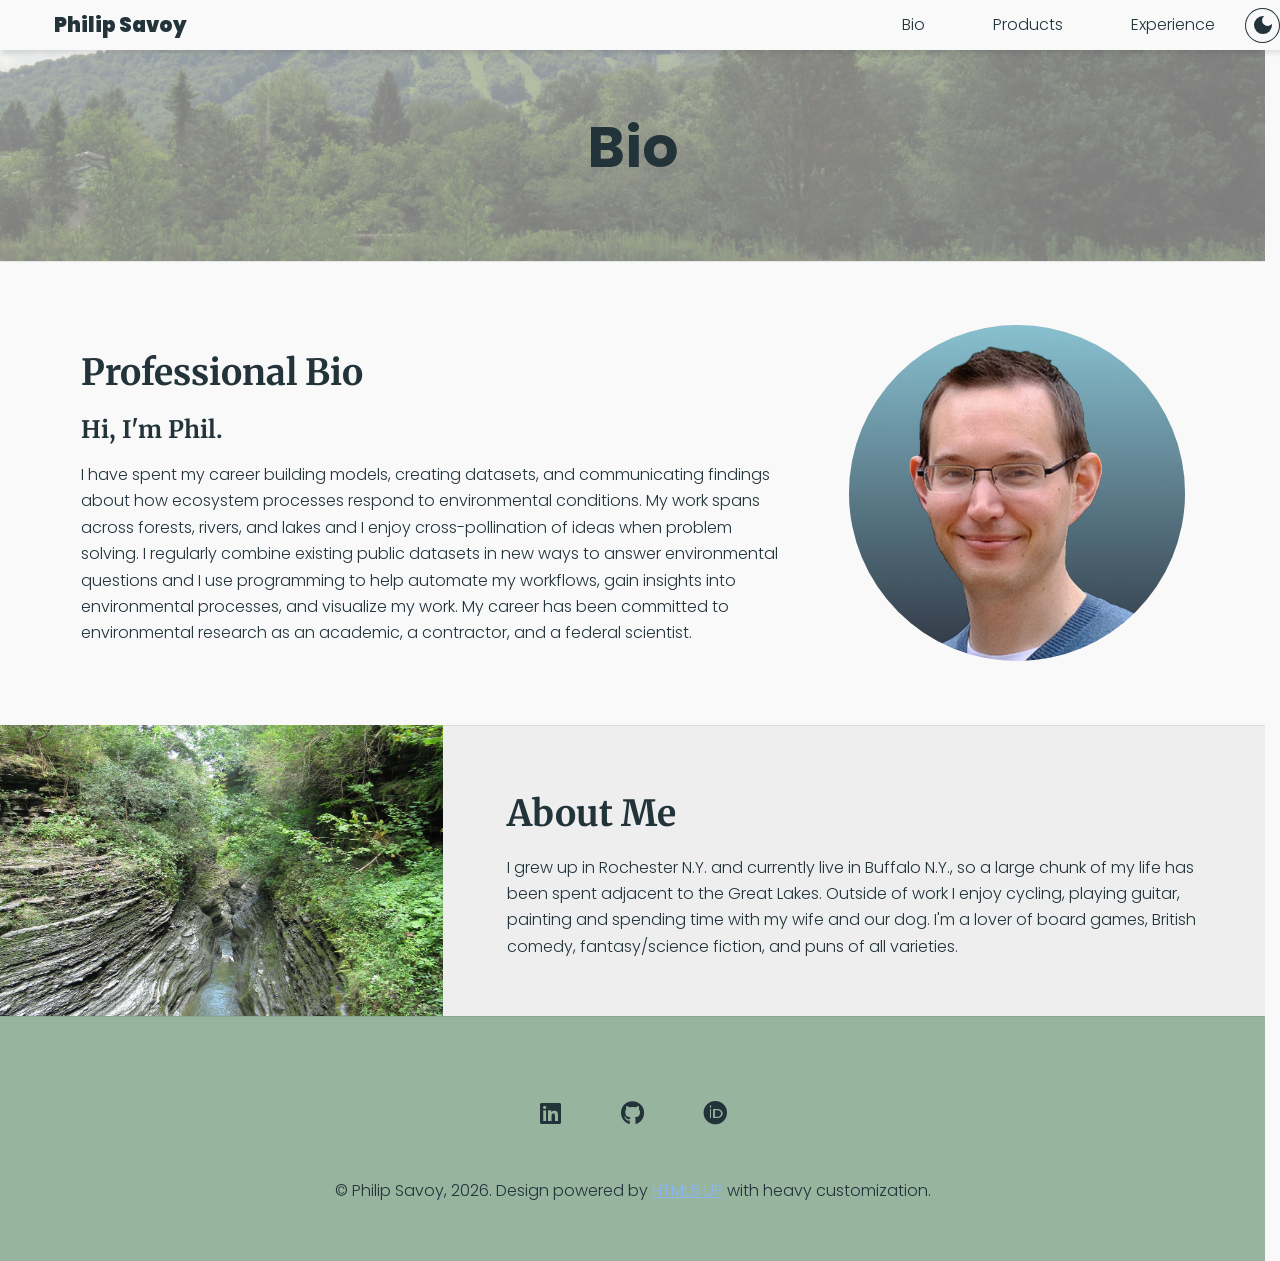
<file: bio.html>
<!DOCTYPE HTML>
<!--
	Story by HTML5 UP
	html5up.net | @ajlkn
	Free for personal and commercial use under the CCA 3.0 license (html5up.net/license)
-->
<html>
	<head>
		<title>Philip Savoy</title>
		<meta charset="utf-8" />
		<meta name="viewport" content="width=device-width, initial-scale=1, user-scalable=no" />
		<link rel="stylesheet" href="assets/css/main.css" />
		<noscript><link rel="stylesheet" href="assets/css/noscript.css" /></noscript>
		
		<!-- JS for theme switch -->
		<script type="text/javascript" src="assets/js/darkmode.js" defer></script>
	</head>

	<!-- BODY -->
	<body>
		<!-- =======================  NAVBAR ======================= -->
			<nav>
				<!-- Mobile sidebar menu -->
				<ul class="sidebar">
					<li onclick=hideSidebar()><a href="#"><svg xmlns="http://www.w3.org/2000/svg" height="26" viewBox="0 96 960 960"
								width="26">
								<path d="m249 849-42-42 231-231-231-231 42-42 231 231 231-231 42 42-231 231 231 231-42 42-231-231-231 231Z" />
							</svg></a></li>
					<li><a href="bio.html">Bio</a></li>
					<li><a href="products.html">Products</a></li>
					<li><a href="experience.html">Experience</a></li>
				</ul>
			
				<!-- Desktop menu -->
				<ul>
					<li><a href="index.html">Philip Savoy</a></li>
					<li class="hideOnMobile"><a href="bio.html">Bio</a></li>
					<li class="hideOnMobile"><a href="products.html">Products</a></li>
					<li class="hideOnMobile"><a href="experience.html">Experience</a></li>
					<li class="menu-button" onclick=showSidebar()><a href="#"><svg xmlns="http://www.w3.org/2000/svg" height="26"
								viewBox="0 96 960 960" width="26">
								<path d="M120 816v-60h720v60H120Zm0-210v-60h720v60H120Zm0-210v-60h720v60H120Z" />
							</svg></a></li>
					<button id="theme-switch">
						<svg xmlns="http://www.w3.org/2000/svg" height="24px" viewBox="0 -960 960 960" width="24px" fill="#e3e3e3">
							<path
								d="M480-120q-150 0-255-105T120-480q0-150 105-255t255-105q14 0 27.5 1t26.5 3q-41 29-65.5 75.5T444-660q0 90 63 153t153 63q55 0 101-24.5t75-65.5q2 13 3 26.5t1 27.5q0 150-105 255T480-120Z" />
						</svg>
						<svg xmlns="http://www.w3.org/2000/svg" height="24px" viewBox="0 -960 960 960" width="24px" fill="#e3e3e3">
							<path
								d="M338.5-338.5Q280-397 280-480t58.5-141.5Q397-680 480-680t141.5 58.5Q680-563 680-480t-58.5 141.5Q563-280 480-280t-141.5-58.5ZM200-440H40v-80h160v80Zm720 0H760v-80h160v80ZM440-760v-160h80v160h-80Zm0 720v-160h80v160h-80ZM256-650l-101-97 57-59 96 100-52 56Zm492 496-97-101 53-55 101 97-57 59Zm-98-550 97-101 59 57-100 96-56-52ZM154-212l101-97 55 53-97 101-59-57Z" />
						</svg>
					</button>
				</ul>
			</nav>


		<!-- =======================  MAIN PAGE WRAPPER ======================= -->
			<div id="wrapper" class="divided">
				<!-- Page banner -->
					<section class="banner style5 content-align-center image-position-right onload-image-fade-in onload-content-fade-right">
						<div class="content">
							<h1>Bio</h1>
						</div>
						<div class="image">
							<img src="images/page-banners/bio-banner.jpg" alt="" />
						</div>
					</section>

				<!-- =======================  PROFESSIONAL BIO ======================= -->
					<section class="spotlight style2 orient-left content-align-left image-position-left onscroll-image-fade-in">
						<div class="content">
							<h2>Professional Bio</h2>
							<h3>Hi, I'm Phil.</h3>
							<p>
								I have spent my career building models, creating datasets, and communicating findings about how ecosystem
								processes respond to environmental conditions. My work spans across forests, rivers, and lakes and I enjoy
								cross-pollination of ideas when problem solving. I regularly combine existing public datasets in new ways to answer
								environmental questions and I use programming to help automate my workflows, gain insights into environmental processes,
								and visualize my work. My career has been committed to environmental research as an academic, a contractor, and a
								federal scientist.
							</p>
						</div>
						<div class="image">
							<img src="images/headshot.jpg" alt="" />
						</div>
					</section>
				
				<!-- =======================  ABOUT ME ======================= -->
					<section class="spotlight style1 color1 orient-right content-align-left image-position-center onscroll-image-fade-in">
						<div class="content">
							<h2>About Me</h2>
							<p>
								I grew up in Rochester N.Y. and currently live in Buffalo N.Y., so a large chunk of my life has 
								been spent adjacent to the Great Lakes. Outside of work I enjoy cycling, playing guitar, painting 
								and spending time with my wife and our dog. I'm a lover of board games, British comedy, fantasy/science 
								fiction, and puns of all varieties.
						</div>
						<div class="image">
							<img src="images/spotlight-images/watkins-glen.jpg" alt="" />
						</div>
					</section>

				<!-- =======================  FOOTER ======================= -->
					<footer class="wrapper style1 color3 align-center">
						<div class="inner">
							<ul class="icons">
								<li><a href="https://www.linkedin.com/in/philip-savoy/" class="icon brands style2 fa-linkedin"><span
											class="label">LinkedIn</span></a></li>
								<li><a href="https://github.com/psavoy" class="icon brands style2 fa-github"><span class="label">Github</span></a>
								</li>
								<li><a href="https://orcid.org/0000-0002-6075-837X" class="icon brands style2 fa-orcid"><span
											class="label">ORCiD</span></a></li>
							</ul>
							<p>&copy; Philip Savoy, 2026. Design powered by <a href="https://html5up.net">HTML5 UP</a> with heavy customization.
							</p>
						</div>
					</footer>
		
			</div>

		<!-- Scripts -->
			<script src="assets/js/jquery.min.js"></script>
			<script src="assets/js/jquery.scrollex.min.js"></script>
			<script src="assets/js/jquery.scrolly.min.js"></script>
			<script src="assets/js/browser.min.js"></script>
			<script src="assets/js/breakpoints.min.js"></script>
			<script src="assets/js/util.js"></script>
			<script src="assets/js/main.js"></script>
			
			<script>
				function showSidebar() {
					const sidebar = document.querySelector('.sidebar')
					sidebar.style.display = 'flex'
				}
				function hideSidebar() {
					const sidebar = document.querySelector('.sidebar')
					sidebar.style.display = 'none'
				}
			</script>

	</body>
</html>
</file>
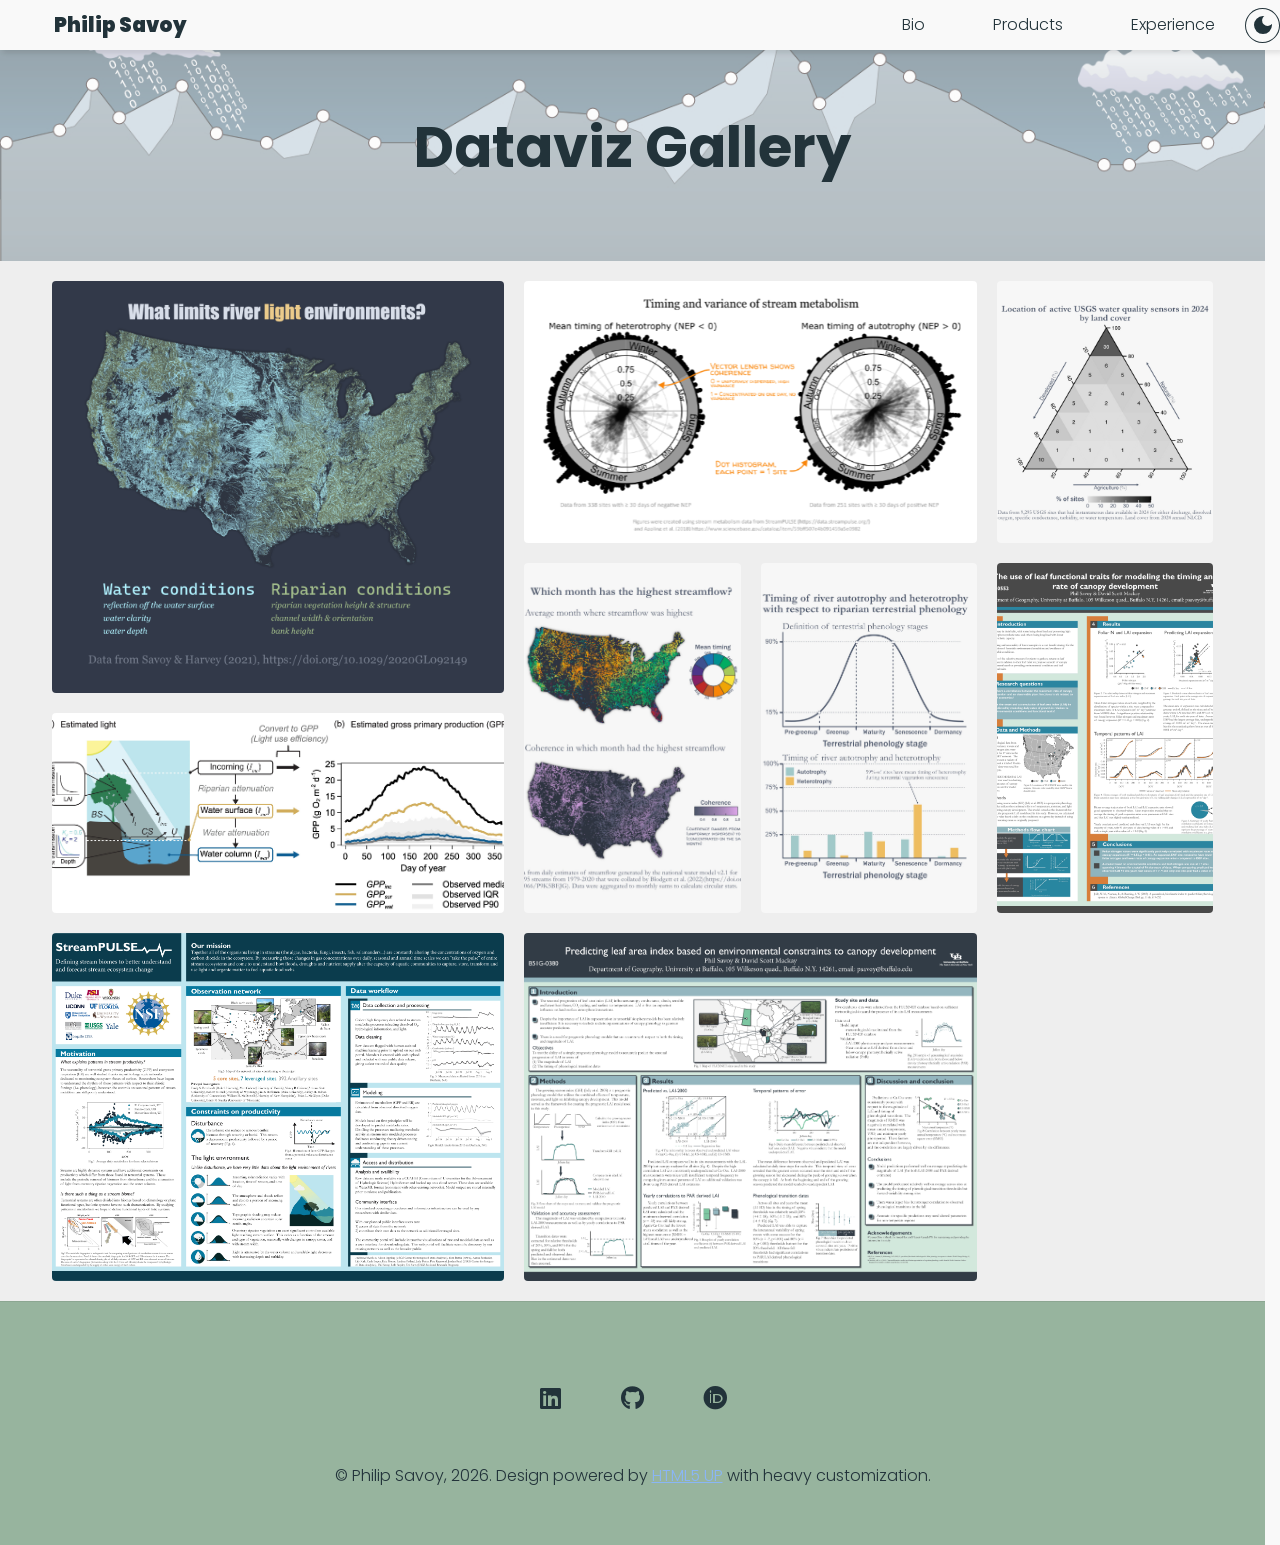
<file: dataviz-gallery.html>
<!DOCTYPE HTML>
<!--
	Story by HTML5 UP
	html5up.net | @ajlkn
	Free for personal and commercial use under the CCA 3.0 license (html5up.net/license)
-->
<html>
	<head>
		<title>Philip Savoy</title>
		<meta charset="utf-8" />
		<meta name="viewport" content="width=device-width, initial-scale=1, user-scalable=no" />
		<link rel="stylesheet" href="assets/css/main.css" />
		<noscript><link rel="stylesheet" href="assets/css/noscript.css" /></noscript>
		
		<!-- JS for theme switch -->
		<script type="text/javascript" src="assets/js/darkmode.js" defer></script>
	</head>

	<!-- BODY -->
	<body>
		<!-- =======================  NAVBAR ======================= -->
			<nav>
				<!-- Mobile sidebar menu -->
					<ul class="sidebar">
						<li onclick=hideSidebar()><a href="#"><svg xmlns="http://www.w3.org/2000/svg" height="26" viewBox="0 96 960 960"
									width="26">
									<path d="m249 849-42-42 231-231-231-231 42-42 231 231 231-231 42 42-231 231 231 231-42 42-231-231-231 231Z" />
								</svg></a></li>
						<li><a href="bio.html">Bio</a></li>
						<li><a href="products.html">Products</a></li>
						<li><a href="experience.html">Experience</a></li>
					</ul>
			
				<!-- Desktop menu -->
					<ul>
						<li><a href="index.html">Philip Savoy</a></li>
						<li class="hideOnMobile"><a href="bio.html">Bio</a></li>
						<li class="hideOnMobile"><a href="products.html">Products</a></li>
						<li class="hideOnMobile"><a href="experience.html">Experience</a></li>
						<li class="menu-button" onclick=showSidebar()><a href="#"><svg xmlns="http://www.w3.org/2000/svg" height="26"
									viewBox="0 96 960 960" width="26">
									<path d="M120 816v-60h720v60H120Zm0-210v-60h720v60H120Zm0-210v-60h720v60H120Z" />
								</svg></a></li>
						<button id="theme-switch">
							<svg xmlns="http://www.w3.org/2000/svg" height="24px" viewBox="0 -960 960 960" width="24px" fill="#e3e3e3">
								<path
									d="M480-120q-150 0-255-105T120-480q0-150 105-255t255-105q14 0 27.5 1t26.5 3q-41 29-65.5 75.5T444-660q0 90 63 153t153 63q55 0 101-24.5t75-65.5q2 13 3 26.5t1 27.5q0 150-105 255T480-120Z" />
							</svg>
							<svg xmlns="http://www.w3.org/2000/svg" height="24px" viewBox="0 -960 960 960" width="24px" fill="#e3e3e3">
								<path
									d="M338.5-338.5Q280-397 280-480t58.5-141.5Q397-680 480-680t141.5 58.5Q680-563 680-480t-58.5 141.5Q563-280 480-280t-141.5-58.5ZM200-440H40v-80h160v80Zm720 0H760v-80h160v80ZM440-760v-160h80v160h-80Zm0 720v-160h80v160h-80ZM256-650l-101-97 57-59 96 100-52 56Zm492 496-97-101 53-55 101 97-57 59Zm-98-550 97-101 59 57-100 96-56-52ZM154-212l101-97 55 53-97 101-59-57Z" />
							</svg>
						</button>
					</ul>
			</nav>

		<!-- =======================  MAIN PAGE WRAPPER ======================= -->
			<div id="wrapper" class="divided">
				<!-- Page banner -->
					<section class="banner style5 content-align-center image-position-right onload-image-fade-in onload-content-fade-right">
						<div class="content">
							<h1>Dataviz Gallery</h1>
						</div>
						<div class="image">
							<img src="images/page-banners/dataviz-banner.jpg" alt="" />
						</div>
					</section>

				<!-- ======================= DATAVIZ GALLERY SECTION ======================= -->
					<section class="wrapper style1 align-center">
						<div class="dataviz-gallery-wrapper">
							<div class="dataviz-gallery-container">
							
				
								<div class="dataviz-gallery">
									<!-- Light limitation map -->
										<div class="dataviz-image w2-h2" data-name="light-limitation">
											<img src="images/dataviz/light-limitation-map-gallery.png">
											<div class="dataviz-caption">
												<h3>River Light Limitation</h3>
												<p>Estimates of whether riparian or water conditions most limit river light environments for over 2 million river reaches</p>
												<span class="dataviz-more">Learn more</span>
											</div>
										</div>
						
									<!-- Metabolism circular stats -->
										<div class="dataviz-image w2-h1" data-name="metabolism-circular">
											<img src="images/dataviz/metabolism-circular-gallery.png" alt="Lorem ipsum dolor sit amet">
											<div class="dataviz-caption">
												<h3>Timing and Variance of Stream Metabolism</h3>
												<p>The timing of river autotrophy and heterotrophy across a few hundred rivers.</p>
												<div class="dataviz-more">Learn more</div>
											</div>
										</div>

									<!-- USGS monitoring ternary plot -->
										<div class="dataviz-image w1-h1" data-name="usgs-ternary">
											<img src="images/dataviz/monitoring-ternary-gallery.jpg">
											<div class="dataviz-caption">
												<h3>Water Quality Sensor Placement</h3>
												<p>Placement of USGS water quality sensors in relation to land cover.</p>
												<span class="dataviz-more">Learn more</span>
											</div>
										</div>

									<!-- NWM timing -->
										<div class="dataviz-image w1-h2" data-name="nwm-timing">
											<img src="images/dataviz/nwm-timing-gallery.jpg">
											<div class="dataviz-caption">
												<h3>Average Month with Highest Streamflow</h3>
												<p>The average month where streamflow was highest for 18,495 streams and rivers.</p>
												<span class="dataviz-more">Learn more</span>
											</div>
										</div>

									<!-- Terrestrial phenology and stream metabolism -->
										<div class="dataviz-image w1-h2" data-name="phenology-metabolism">
											<img src="images/dataviz/phenology-metabolism-gallery.jpg">
											<div class="dataviz-caption">
												<h3>Terrestrial Phenology and River Metabolism</h3>
												<p>The timing of river autotrophy and heterotrophy in relation to terrestrial vegetation phenology.</p>
												<span class="dataviz-more">Learn more</span>
											</div>
										</div>

									<!-- Savoy GRL -->
										<div class="dataviz-image w2-h1" data-name="savoy-grl">
											<img src="images/dataviz/Savoy-GRL.jpg">
											<div class="dataviz-caption">
												<h3>Modeling Light Limitations to River Productivity</h3>
												<p>Predicting how riparian zones and water column processes limited productivity</p>
												<span class="dataviz-more">Learn more</span>
											</div>
										</div>

									<!-- NSF Macrosystems poster -->
										<div class="dataviz-image w2-h1" data-name="nsf-macrosystems">
											<img src="images/posters/nsf_macrosystems.jpg">
											<div class="dataviz-caption">
												<h3>StreamPULSE NSF Macrosystems Poster</h3>
												<p>Overview of the motivation and core components of the StreamPULSE project to better understand patterns and drivers of stream metabolism.</p>
												<span class="dataviz-more">Learn more</span>
											</div>
										</div>

									<!-- AGU 2015 poster-->
										<div class="dataviz-image w1-h2" data-name="agu-2015">
											<img src="images/posters/AGU-2015.jpg">
											<div class="dataviz-caption">
												<h3>AGU 2015 Poster</h3>
												<p>Predicting rates of forest canopy expansion using leaf functional traits.</p>
												<span class="dataviz-more">Learn more</span>
											</div>
										</div>

									<!-- AGU 2013 poster-->
										<div class="dataviz-image w2-h1" data-name="agu-2013">
											<img src="images/posters/AGU-2013.jpg">
											<div class="dataviz-caption">
												<h3>AGU 2013 Poster</h3>
												<p>A simple semi-mechanistic model to predict forest phenology using meteorological data.</p>
												<span class="dataviz-more">Learn more</span>
											</div>
										</div>

								</div>
							</div>
						</div>
					</section>

				<!-- ======================= MODAL SECTION ======================= -->
					<div class="dataviz-modal">
						<!-- Light limitation map -->
							<div class="modal-content" data-target="light-limitation">
								<i class="fas fa-times"></i>
								<h3>River Light Limitation</h3>
								<img src="images/dataviz/light_limitation_map.png" alt="">
								<h5>Description</h5>
								<hr></hr>
								<p>
									The conversion of solar energy to chemical energy by primary producers is a fundamental piece of carbon cycling and
									energy flow within ecosystems, but river autotrophs often only receive a small fraction of incoming sunlight. Lighting
									conditions within rivers are influenced by many factors including the size and shape of the river itself, surrounding
									riparian zones, and changing water conditions.
								</p>
								
								<p>
									I designed a model predict light available for river primary producers and used the model to infer
									whether productivity was most limited by riparian zones or water column processes for over 2 million reaches in the
									US. We found that water column processes most limited productivity for 50% of the nation’s river length and 80% of its
									surface area.
								</p>
								
								<p>
									If you are interested in learning more about this model or our results, you can find our paper
									<a href="https://doi.org/10.1029/2020GL092149">here</a>.
								</p>
							</div>
					
						<!-- Metabolism circular stats -->
							<div class="modal-content" data-target="metabolism-circular">
								<i class="fas fa-times"></i>
								<h3>Timing and Variance of Stream Metabolism</h3>
								<img src="images/dataviz/metabolism-circular-gallery.png" alt="">
								<h5>Description</h5>
								<hr></hr>
								<p>
									River ecosystem metabolism is useful for understanding energetics and carbon cycling in flowing waters. 
									Net ecosystem production (NEP) provides information on whether a river is autotrophic (NEP > 0) or heterotrophic (NEP < 0) 
									and carbon dynamics within the ecosystem. Are there any consistent patterns in the timing of autotrophy or heterotrophy?
								</p>

								<p>
									I used circular statistics to calculate the mean timing of days with positive or negative NEP for a few hundred rivers. 
                  Additionally, the coherence (or dispersion) was also calculated to see if the timing of these events was concentrated in
                   a specific time of year for each site.
								</p>
								
                <p>
                  A total of 44% of sites had a mean timing of autotrophy in summer and another 38% in spring. By contrast, 40% of sites 
                  had a mean timing of heterotrophy in summer and 37% in autumn. While summer has high percentages of both autotrophy and 
                  heterotrophy, it appears that positive NEP is more likely to happen in the spring and negative NEP in the autumn. 
                  This is a simple conclusion in agreement with conceptual understanding of biogeochemical cycling, but useful to see it 
                  so clearly highlighted in the data.
                </p>
							</div>

						<!-- USGS monitoring ternary plot -->
							<div class="modal-content" data-target="usgs-ternary">
								<i class="fas fa-times"></i>
								<h3>Water Quality Sensor Placement</h3>
								<img src="images/dataviz/monitoring-ternary.jpg" alt="">
								<h5>Description</h5>
								<hr></hr>
                <p>
                  I looked at all active CONUS NWIS sites in 2024 that were recording common water quality measures
                  (discharge, dissolved oxygen, specific conductance, turbidity, water temperature) to see what the
                  surrounding land cover was. 46% of sites were situated in areas where natural land cover was the 
                  dominant (>=60 %) class. By contrast, only 9% of sites were located where agriculture was the dominant class.
                </p>

                <p>
                  If you are interested in a deep dive into global bias of stream gauge locations, check out 
                  <a href="https://www.nature.com/articles/s41893-022-00873-0">Krabbenhoft et al. (2022)</a>
                  for an excellent analysis.
                </p>
							</div>
					
            <!-- NWM timing -->
              <div class="modal-content" data-target="nwm-timing">
                <i class="fas fa-times"></i>
								<h3>Average Month with Highest Streamflow</h3>
                <img src="images/dataviz/nwm-timing.jpg" alt="">
								<h5>Description</h5>
								<hr></hr>
                <p>
                  Which month has the highest streamflow? I used retrospective estimates of streamflow 
                  from the national water model for 18,495 U.S. streams spanning 1979-2020 to visualize 
                  this question. Since modeled streamflow was used, I calculated all circular statistics 
                  based on total monthly streamflow instead of using daily estimates.
                </p>

                <p>
                  If you are interested in this kind of analysis using observed data, I would highly
                  suggest reading <a href="https://www.sciencedirect.com/science/article/abs/pii/S0309170815002687?via%3Dihub">Villarini (2016)</a>.
                </p>
              </div>

            <!-- Terrestrial phenology and stream metabolism -->
              <div class="modal-content" data-target="phenology-metabolism">
                <i class="fas fa-times"></i>
								<h3>Terrestrial Phenology and River Metabolism</h3>
                <img src="images/dataviz/phenology-metabolism.jpg" alt="">
								<h5>Description</h5>
								<hr></hr>
                <p>
                  I used MODIS vegetation dynamics data to get stages of terrestrial phenological development 
                  at each site (e.g. greenup or senescence) and determined which stage of development autotrophy 
                  and heterotrophy occurred in.
                </p>

                <p>
                  Autotrophy was relatively evenly distributed throughout phenological stages, with about 25% of 
                  sites falling into each stage outside of dormancy. By contrast, 59% of sites had their mean
                  timing of heterotrophy occur during senescence. The prevalence of heterotrophy during senescence
                  of terrestrial vegetation could be due to inputs of organic matter in the form of leaf litterfall.
                </p>

                <p>
                  If this topic interests you, <a href="https://aslopubs.onlinelibrary.wiley.com/doi/10.1002/lno.12207">Bertuzzo et al. (2022)</a> 
                  has a modeling study that looks into different sources of organic matter and river ecosystem respiration rates.
                </p>
              </div>

            <!-- Savoy GRL -->
              <div class="modal-content" data-target="savoy-grl">
                <i class="fas fa-times"></i>
								<h3>Modeling Light Limitations to River Productivity</h3>
                <img src="images/dataviz/Savoy-GRL.jpg" alt="">
								<h5>Description</h5>
								<hr></hr>
                <p>
                  I developed a model to predict stream lighting conditions which accounted
                  for reductions in available light from adjacent riparian zones and within
                  the water column.
                </p>

                <p>
                  We used the model to predict river productivity directly from light availability
                  and show how accounting for successive attenuation of light from multiple sources
                  produces productivity estimates which much more closely resemble observed patterns
                  of river productivity.
                </p>
              </div>

            <!-- NSF Macrosystems poster -->
              <div class="modal-content" data-target="nsf-macrosystems">
                <i class="fas fa-times"></i>
								<h3>StreamPULSE NSF Macrosystems Poster</h3>
                <img src="images/posters/nsf_macrosystems.jpg">
								<a href="images/posters/nsf_macrosystems.jpg" class="button primary small" target="_blank" rel="noopener noreferrer">View full image in new tab</a>
								<h5>Description</h5>
								<hr></hr>
                <p>
									This is a poster presented for a meeting of active macrosystems projects at the NSF head office.
									The collective rates of production and respiration are fundamental ecosystem properties, 
									and when combined are referred to as ecosystem metabolism. Metabolism integrates across many 
									organisms in a stream and provides useful information about energy cycling. This project aimed to
									compile a large dataset of stream metabolism and perform synthetic analysis across many streams 
									and rivers to identify common patterns of metabolism and link those patterns to likely drivers.
								</p>

								<p>
									You can learn more about the StreamPULSE project <a href="https://pulseofstreams.weebly.com/">here</a> or
									explore the data via the <a href="https://data.streampulse.org/">data portal</a>.
								</p>
              </div>

            <!-- AGU 2015 poster-->
              <div class="modal-content" data-target="agu-2015">
                <i class="fas fa-times"></i>
								<h3>AGU 2015 Poster</h3>
                <img src="images/posters/AGU-2015.jpg">
								<a href="images/posters/AGU-2015.jpg" class="button primary small" target="_blank" rel="noopener noreferrer">View full image in new tab</a>
								<h5>Description</h5>
								<hr></hr>
                <p>
                  Environmental conditions and plant biology interact to produce varied seasonal 
                  patterns of leaf development. I found a positive relationship between leaf foliar
                  nitrogen and rates of canopy expansion. I then modeled rates of canopy expansion
                  based only on meteorological conditions and foliar nitrogen at 17 sites 
                  across different biomes. Modeled estimates of canopy expansion rates were
                  very strongly correlated to observations for all 93 site-years of data.
                </p>
              </div>

            <!-- AGU 2013 poster-->
              <div class="modal-content" data-target="agu-2013">
                <i class="fas fa-times"></i>
								<h3>AGU 2013 Poster</h3>
                <img src="images/posters/AGU-2013.jpg">
								<a href="images/posters/AGU-2013.jpg" class="button primary small" target="_blank" rel="noopener noreferrer">View full image in new tab</a>
								<h5>Description</h5>
								<hr></hr>
                <p>
                  I modified a simple prognostic phenology model to predict the seasonality of leaf area index.
                  The model was tested at 5 sites and modeled estimates were very strongly correlated to observations.
                  This work showed that a simple model was able to predict the timing and magnitude of canopy phenology
                  using only meteorological data and some basic data-driven assumptions about how temperature, light, 
                  and water stress limit plant development.
                </p>
              </div>
              
					</div>

				<!-- =======================  FOOTER ======================= -->
					<footer class="wrapper style1 color3 align-center">
						<div class="inner">
							<ul class="icons">
								<li><a href="https://www.linkedin.com/in/philip-savoy/" class="icon brands style2 fa-linkedin"><span
											class="label">LinkedIn</span></a></li>
								<li><a href="https://github.com/psavoy" class="icon brands style2 fa-github"><span class="label">Github</span></a>
								</li>
								<li><a href="https://orcid.org/0000-0002-6075-837X" class="icon brands style2 fa-orcid"><span
											class="label">ORCiD</span></a></li>
							</ul>
							<p>&copy; Philip Savoy, 2026. Design powered by <a href="https://html5up.net">HTML5 UP</a> with heavy customization.
							</p>
						</div>
					</footer>
			</div>

		<!-- Scripts -->
			<script src="assets/js/jquery.min.js"></script>
			<script src="assets/js/jquery.scrollex.min.js"></script>
			<script src="assets/js/jquery.scrolly.min.js"></script>
			<script src="assets/js/browser.min.js"></script>
			<script src="assets/js/breakpoints.min.js"></script>
			<script src="assets/js/util.js"></script>
			<script src="assets/js/main.js"></script>
			<script src="assets/js/modal.js"></script>

			<script>
				function showSidebar() {
					const sidebar = document.querySelector('.sidebar')
					sidebar.style.display = 'flex'
				}
				function hideSidebar() {
					const sidebar = document.querySelector('.sidebar')
					sidebar.style.display = 'none'
				}
			</script>

			<!-- Modal scripts -->


	</body>
</html>
</file>
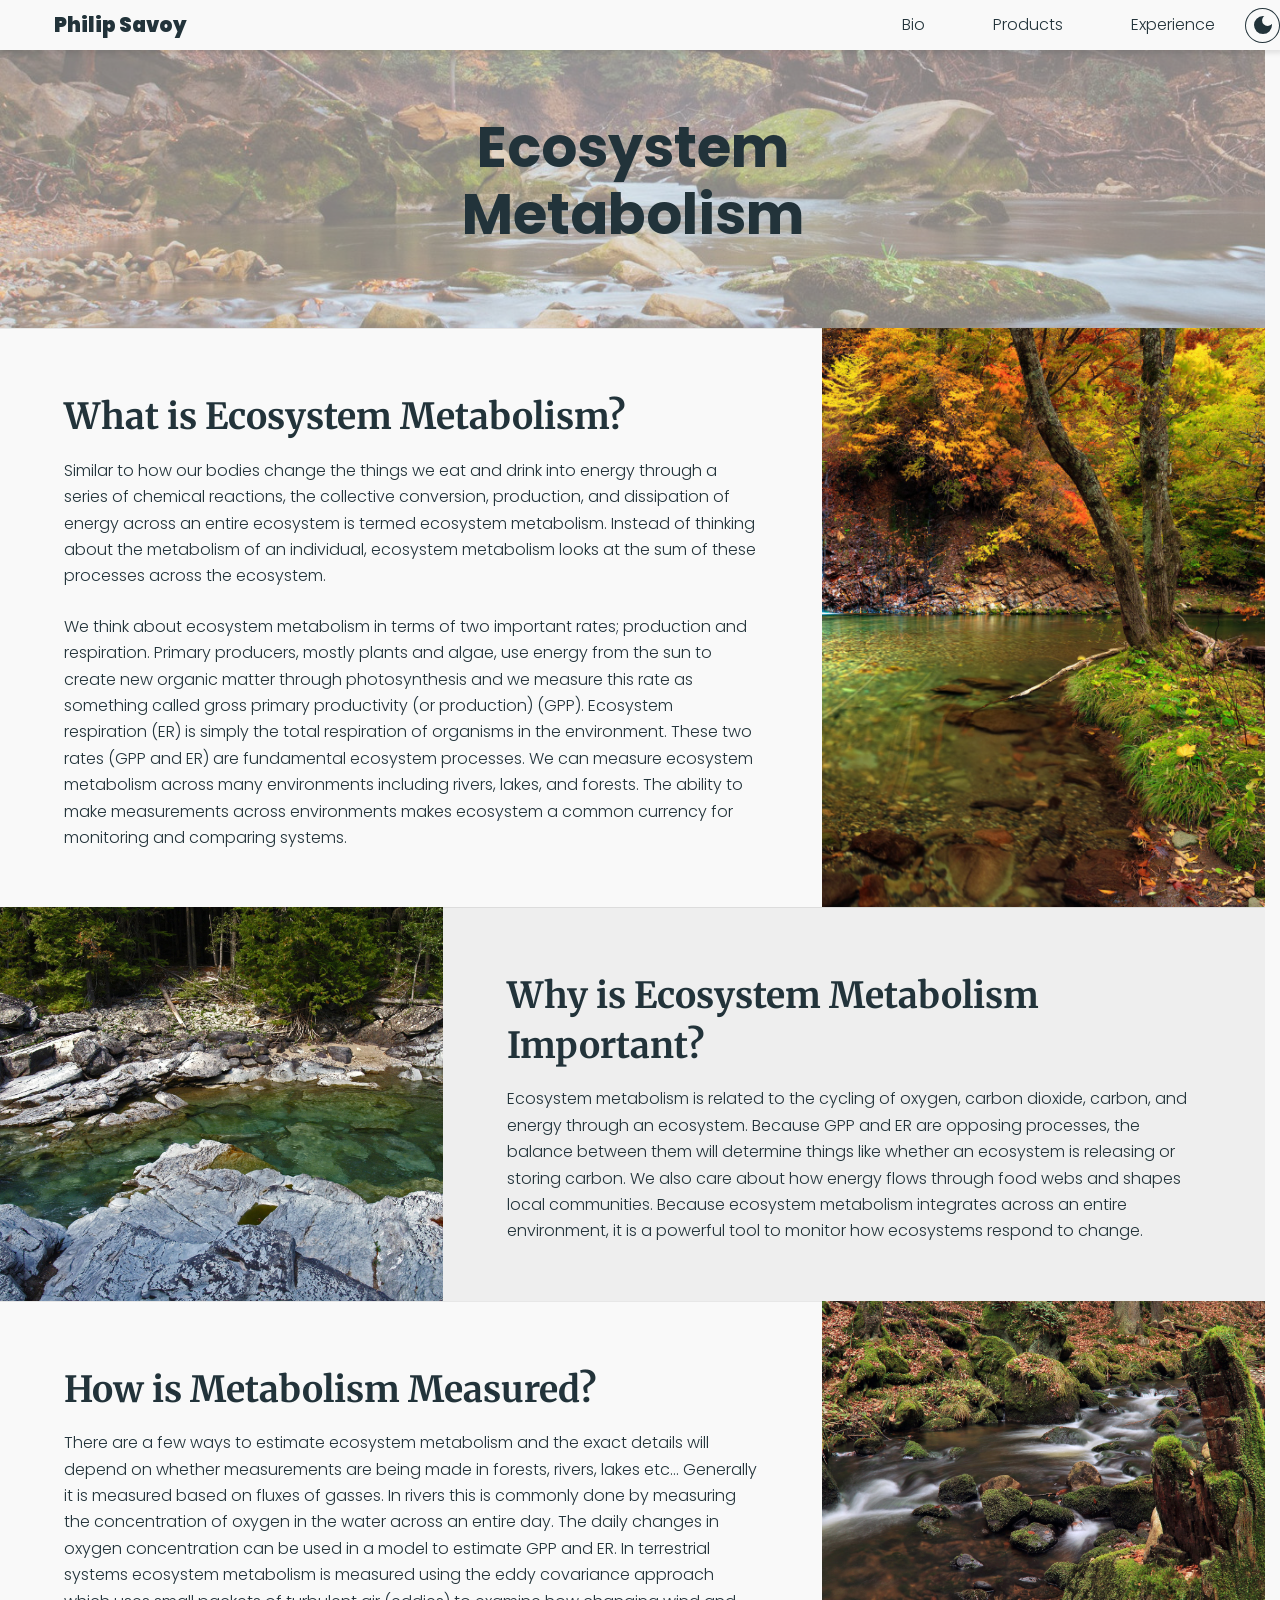
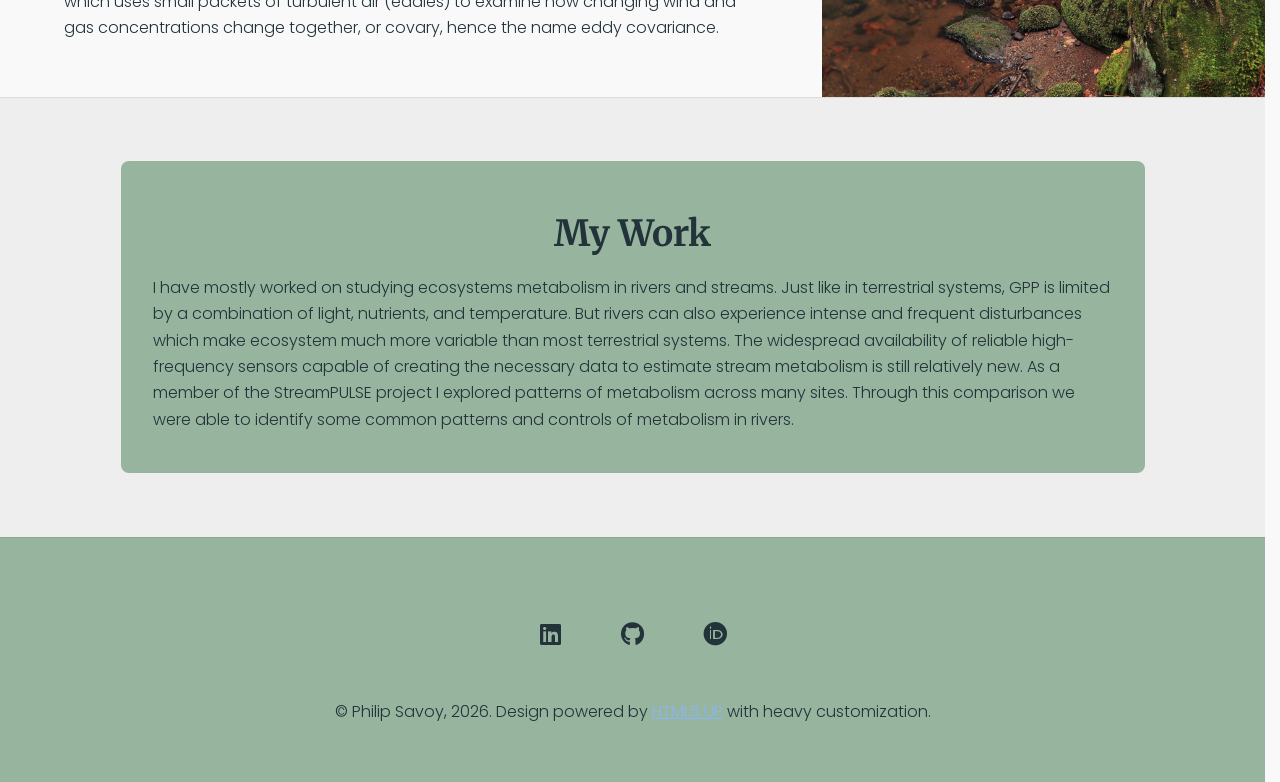
<file: ecosystem-metabolism.html>
<!DOCTYPE HTML>
<!--
	Story by HTML5 UP
	html5up.net | @ajlkn
	Free for personal and commercial use under the CCA 3.0 license (html5up.net/license)
-->
<html>
	<head>
		<title>Philip Savoy</title>
		<meta charset="utf-8" />
		<meta name="viewport" content="width=device-width, initial-scale=1, user-scalable=no" />
		<link rel="stylesheet" href="assets/css/main.css" />
		<noscript><link rel="stylesheet" href="assets/css/noscript.css" /></noscript>

		<!-- JS for theme switch -->
		<script type="text/javascript" src="assets/js/darkmode.js" defer></script>
	</head>

	<!-- BODY -->
	<body>
		<!-- =======================  NAVBAR ======================= -->
			<nav>
				<!-- Mobile sidebar menu -->
					<ul class="sidebar">
						<li onclick=hideSidebar()><a href="#"><svg xmlns="http://www.w3.org/2000/svg" height="26" viewBox="0 96 960 960"
									width="26">
									<path d="m249 849-42-42 231-231-231-231 42-42 231 231 231-231 42 42-231 231 231 231-42 42-231-231-231 231Z" />
								</svg></a></li>
						<li><a href="bio.html">Bio</a></li>
						<li><a href="products.html">Products</a></li>
						<li><a href="experience.html">Experience</a></li>
					</ul>
			
				<!-- Desktop menu -->
					<ul>
						<li><a href="index.html">Philip Savoy</a></li>
						<li class="hideOnMobile"><a href="bio.html">Bio</a></li>
						<li class="hideOnMobile"><a href="products.html">Products</a></li>
						<li class="hideOnMobile"><a href="experience.html">Experience</a></li>
						<li class="menu-button" onclick=showSidebar()><a href="#"><svg xmlns="http://www.w3.org/2000/svg" height="26"
									viewBox="0 96 960 960" width="26">
									<path d="M120 816v-60h720v60H120Zm0-210v-60h720v60H120Zm0-210v-60h720v60H120Z" />
								</svg></a></li>
						<button id="theme-switch">
							<svg xmlns="http://www.w3.org/2000/svg" height="24px" viewBox="0 -960 960 960" width="24px" fill="#e3e3e3">
								<path
									d="M480-120q-150 0-255-105T120-480q0-150 105-255t255-105q14 0 27.5 1t26.5 3q-41 29-65.5 75.5T444-660q0 90 63 153t153 63q55 0 101-24.5t75-65.5q2 13 3 26.5t1 27.5q0 150-105 255T480-120Z" />
							</svg>
							<svg xmlns="http://www.w3.org/2000/svg" height="24px" viewBox="0 -960 960 960" width="24px" fill="#e3e3e3">
								<path
									d="M338.5-338.5Q280-397 280-480t58.5-141.5Q397-680 480-680t141.5 58.5Q680-563 680-480t-58.5 141.5Q563-280 480-280t-141.5-58.5ZM200-440H40v-80h160v80Zm720 0H760v-80h160v80ZM440-760v-160h80v160h-80Zm0 720v-160h80v160h-80ZM256-650l-101-97 57-59 96 100-52 56Zm492 496-97-101 53-55 101 97-57 59Zm-98-550 97-101 59 57-100 96-56-52ZM154-212l101-97 55 53-97 101-59-57Z" />
							</svg>
						</button>
					</ul>
			</nav>

		<!-- =======================  MAIN PAGE WRAPPER ======================= -->
			<div id="wrapper" class="divided">
				<!-- =======================  PAGE BANNER ======================= -->
					<section
						class="banner style5 content-align-center image-position-right onload-image-fade-in onload-content-fade-right">
						<div class="content">
							<h1>Ecosystem Metabolism</h1>
						</div>
						<div class="image">
							<img src="images/page-banners/metabolism-banner.jpg" alt="" />
						</div>
					</section>

				<!-- =======================  WHAT IS ECOSYSTEM METABOLISM ======================= -->
					<section class="spotlight style1 orient-left content-align-left image-position-center onscroll-image-fade-in">
						<div class="content">
							<h2>What is Ecosystem Metabolism?</h2>
							<p>
								Similar to how our bodies change the things we eat and drink into energy through a series of chemical reactions, the
								collective conversion, production, and dissipation of energy across an entire ecosystem is termed ecosystem metabolism.
								Instead of thinking about the metabolism of an individual, ecosystem metabolism looks at the sum of these processes
								across the ecosystem.
							</p>

							<p>
								We think about ecosystem metabolism in terms of two important rates; production and respiration. Primary producers,
								mostly plants and algae, use energy from the sun to create new organic matter through photosynthesis and we measure this
								rate as something called gross primary productivity (or production) (GPP). Ecosystem respiration (ER) is simply the
								total respiration of organisms in the environment. These two rates (GPP and ER) are fundamental ecosystem processes. We
								can measure ecosystem metabolism across many environments including rivers, lakes, and forests. The ability to make
								measurements across environments makes ecosystem a common currency for monitoring and comparing systems.
							</p>
							
						</div>
						<div class="image">
							<img src="images/spotlight-images/metabolism-3.jpg" alt="" />
						</div>
					</section>
				
				<!-- =======================  WHY WE CARE ======================= -->
					<section class="spotlight style1 color1 orient-right content-align-left image-position-center onscroll-image-fade-in">
						<div class="content">
							<h2>Why is Ecosystem Metabolism Important?</h2>
							<p>
								Ecosystem metabolism is related to the cycling of oxygen, carbon dioxide, carbon, and energy through an ecosystem.
								Because GPP and ER are opposing processes, the balance between them will determine things like whether an ecosystem is
								releasing or storing carbon. We also care about how energy flows through food webs and shapes local communities. Because
								ecosystem metabolism integrates across an entire environment, it is a powerful tool to monitor how ecosystems
								respond to change.
							</p>
						</div>
						<div class="image">
							<img src="images/spotlight-images/metabolism-2.jpg" alt="" />
						</div>
					</section>

				<!-- =======================  HOW IS IT MEASURED ======================= -->
					<section class="spotlight style1 color2 orient-left content-align-left image-position-center onscroll-image-fade-in">
						<div class="content">
							<h2>How is Metabolism Measured?</h2>
							<p>
								There are a few ways to estimate ecosystem metabolism and the exact details will depend on whether measurements are being made in
								forests, rivers, lakes etc… Generally it is measured based on fluxes of gasses. In rivers this is commonly done by
								measuring the concentration of oxygen in the water across an entire day. The daily changes in oxygen concentration can
								be used in a model to estimate GPP and ER. In terrestrial systems ecosystem metabolism is measured using the eddy
								covariance approach which uses small packets of turbulent air (eddies) to examine how changing wind and gas
								concentrations change together, or covary, hence the name eddy covariance.
							</p>
						</div>
						<div class="image">
							<img src="images/spotlight-images/metabolism-1.jpg" alt="" />
						</div>
					</section>

				<!-- =======================  MY WORK ======================= -->
					<section class="wrapper style2 color1 align-center">
						<div class="inner align-center">
							<!-- Heading -->
								<h2>My Work</h2>

							<div class="content align-left">
								<p>
									I have mostly worked on studying ecosystems metabolism in rivers and streams. Just like in terrestrial systems, GPP is
									limited by a combination of light, nutrients, and temperature. But rivers can also experience intense and frequent
									disturbances which make ecosystem much more variable than most terrestrial systems. The widespread availability of
									reliable high-frequency sensors capable of creating the necessary data to estimate stream metabolism is still relatively
									new. As a member of the StreamPULSE project I explored patterns of metabolism across many sites. Through this comparison
									we were able to identify some common patterns and controls of metabolism in rivers.
								</p>

							</div>

						</div>
					</section>
			
				<!-- =======================  FOOTER ======================= -->
					<footer class="wrapper style1 color3 align-center">
						<div class="inner">
							<ul class="icons">
								<li><a href="https://www.linkedin.com/in/philip-savoy/" class="icon brands style2 fa-linkedin"><span
											class="label">LinkedIn</span></a></li>
								<li><a href="https://github.com/psavoy" class="icon brands style2 fa-github"><span class="label">Github</span></a>
								</li>
								<li><a href="https://orcid.org/0000-0002-6075-837X" class="icon brands style2 fa-orcid"><span
											class="label">ORCiD</span></a></li>
							</ul>
							<p>&copy; Philip Savoy, 2026. Design powered by <a href="https://html5up.net">HTML5 UP</a> with heavy customization.
							</p>
						</div>
					</footer>
			</div>

		<!-- Scripts -->
			<script src="assets/js/jquery.min.js"></script>
			<script src="assets/js/jquery.scrollex.min.js"></script>
			<script src="assets/js/jquery.scrolly.min.js"></script>
			<script src="assets/js/browser.min.js"></script>
			<script src="assets/js/breakpoints.min.js"></script>
			<script src="assets/js/util.js"></script>
			<script src="assets/js/main.js"></script>
			
			<script>
				function showSidebar() {
					const sidebar = document.querySelector('.sidebar')
					sidebar.style.display = 'flex'
				}
				function hideSidebar() {
					const sidebar = document.querySelector('.sidebar')
					sidebar.style.display = 'none'
				}
			</script>

	</body>
</html>
</file>
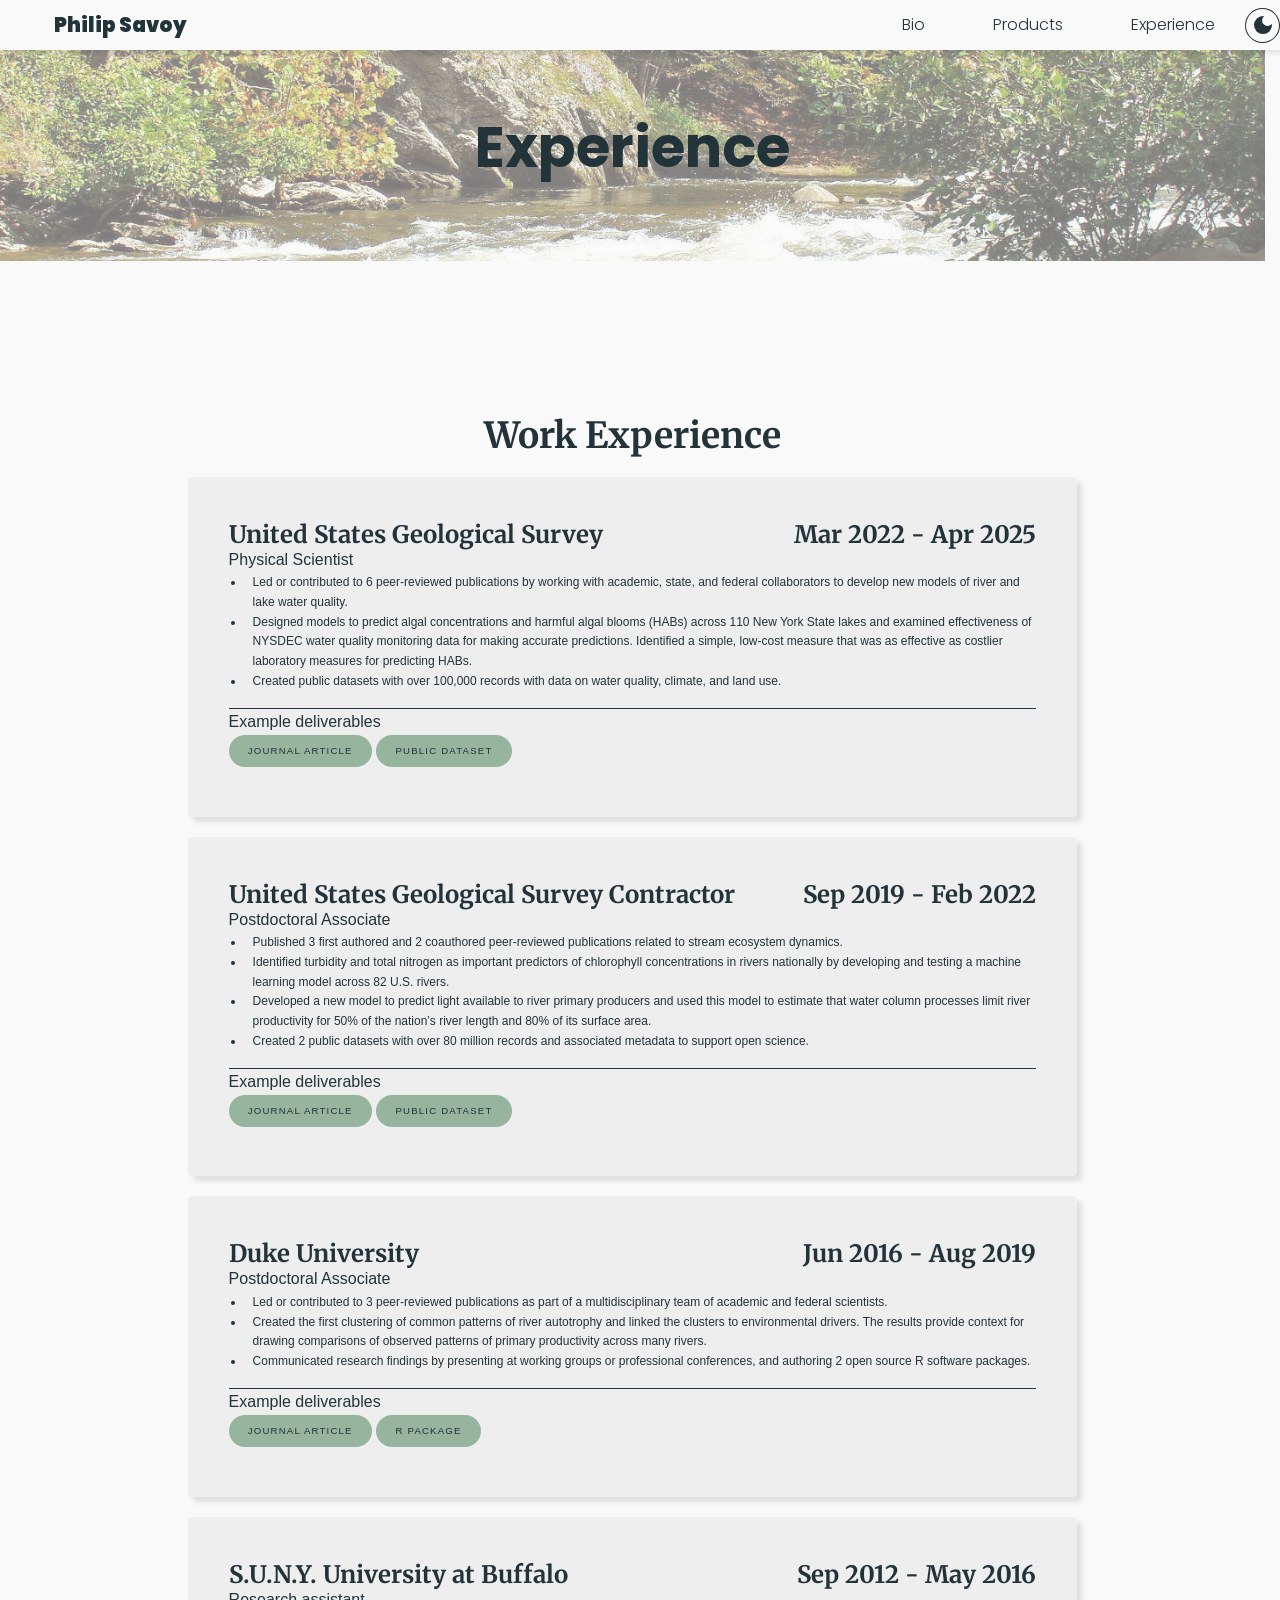
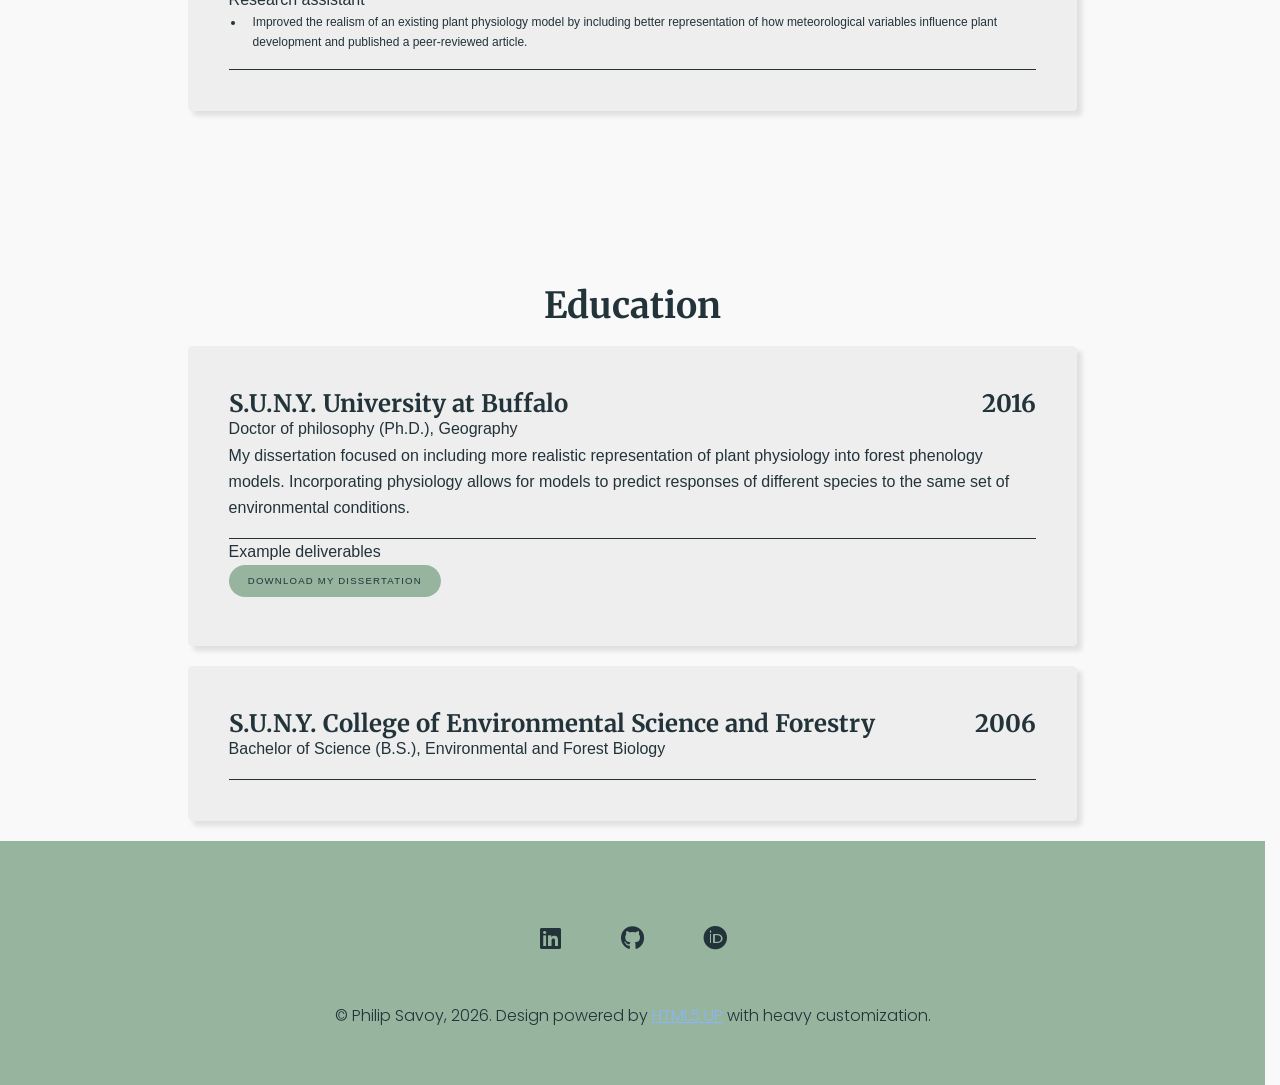
<file: experience.html>
<!DOCTYPE HTML>
<!--
	Story by HTML5 UP
	html5up.net | @ajlkn
	Free for personal and commercial use under the CCA 3.0 license (html5up.net/license)
-->
<html>
	<head>
		<title>Philip Savoy</title>
		<meta charset="utf-8" />
		<meta name="viewport" content="width=device-width, initial-scale=1, user-scalable=no" />
		<link rel="stylesheet" href="assets/css/main.css" />
		<noscript><link rel="stylesheet" href="assets/css/noscript.css" /></noscript>

		<!-- JS for theme switch -->
		<script type="text/javascript" src="assets/js/darkmode.js" defer></script>
	</head>


	<!-- BODY -->
	<body>
		<!-- =======================  NAVBAR ======================= -->
			<nav>
				<!-- Mobile sidebar menu -->
					<ul class="sidebar">
						<li onclick=hideSidebar()><a href="#"><svg xmlns="http://www.w3.org/2000/svg" height="26" viewBox="0 96 960 960"
									width="26">
									<path d="m249 849-42-42 231-231-231-231 42-42 231 231 231-231 42 42-231 231 231 231-42 42-231-231-231 231Z" />
								</svg></a></li>
						<li><a href="bio.html">Bio</a></li>
						<li><a href="products.html">Products</a></li>
						<li><a href="experience.html">Experience</a></li>
					</ul>
			
				<!-- Desktop menu -->
					<ul>
						<li><a href="index.html">Philip Savoy</a></li>
						<li class="hideOnMobile"><a href="bio.html">Bio</a></li>
						<li class="hideOnMobile"><a href="products.html">Products</a></li>
						<li class="hideOnMobile"><a href="experience.html">Experience</a></li>
						<li class="menu-button" onclick=showSidebar()><a href="#"><svg xmlns="http://www.w3.org/2000/svg" height="26"
									viewBox="0 96 960 960" width="26">
									<path d="M120 816v-60h720v60H120Zm0-210v-60h720v60H120Zm0-210v-60h720v60H120Z" />
								</svg></a></li>
						<button id="theme-switch">
							<svg xmlns="http://www.w3.org/2000/svg" height="24px" viewBox="0 -960 960 960" width="24px" fill="#e3e3e3">
								<path
									d="M480-120q-150 0-255-105T120-480q0-150 105-255t255-105q14 0 27.5 1t26.5 3q-41 29-65.5 75.5T444-660q0 90 63 153t153 63q55 0 101-24.5t75-65.5q2 13 3 26.5t1 27.5q0 150-105 255T480-120Z" />
							</svg>
							<svg xmlns="http://www.w3.org/2000/svg" height="24px" viewBox="0 -960 960 960" width="24px" fill="#e3e3e3">
								<path
									d="M338.5-338.5Q280-397 280-480t58.5-141.5Q397-680 480-680t141.5 58.5Q680-563 680-480t-58.5 141.5Q563-280 480-280t-141.5-58.5ZM200-440H40v-80h160v80Zm720 0H760v-80h160v80ZM440-760v-160h80v160h-80Zm0 720v-160h80v160h-80ZM256-650l-101-97 57-59 96 100-52 56Zm492 496-97-101 53-55 101 97-57 59Zm-98-550 97-101 59 57-100 96-56-52ZM154-212l101-97 55 53-97 101-59-57Z" />
							</svg>
						</button>
					</ul>
			</nav>

		<!-- Page banner -->
			<section class="banner style5 content-align-center image-position-right onload-image-fade-in onload-content-fade-right">
				<div class="content">
					<h1>Experience</h1>
				</div>
				<div class="image">
					<img src="images/page-banners/banner2.jpg" alt="" />
				</div>
			</section>

			<!-- =======================  WORK EXPERIENcE ======================= -->
				<div class="timeline-wrapper">
				
					<center><h2>Work Experience</h2></center>
				
					<!-- USGS NYWSC-->
						<div class="timeline-card">
							<!-- Position info -->
								<div class="timeline-heading">
									<div class="timeline-employer">
										<h3>United States Geological Survey</h3>
									</div>
									<div class="timeline-date">
										<h3>Mar 2022 - Apr 2025</h3>
									</div>
								</div>
						
								<p class="timeline-position">Physical Scientist</p>
					
							<!-- Accomplishments -->
								<ul>
									<li>
										Led or contributed to 6 peer-reviewed publications by working with academic,
										state, and federal collaborators to develop new models of river and lake water quality.
									</li>
									<li>
										Designed models to predict algal concentrations and harmful algal blooms (HABs) across 110 New York State lakes
										and
										examined effectiveness of NYSDEC water quality monitoring data for making accurate predictions. Identified a
										simple,
										low-cost measure that was as effective as costlier laboratory measures for predicting HABs.
									</li>
									<li>
										Created public datasets with over 100,000 records with data on water quality, climate, and land use.
									</li>
								</ul>
					
							<hr />
							<!-- Products -->
								<p>Example deliverables</p>
								<a href="https://doi.org/10.1016/j.ecolind.2025.113403" class="button primary action small smooth-scroll-middle">Journal article</a>
								<a href="https://www.sciencebase.gov/catalog/item/67897fefd34e555111215703" class="button primary action small smooth-scroll-middle">Public dataset</a>
						</div>
				
					<!-- USGS contractor-->
						<div class="timeline-card">
							<!-- Position info -->
								<div class="timeline-heading">
									<div class="timeline-employer">
										<h3>United States Geological Survey Contractor</h3>
									</div>
									<div class="timeline-date">
										<h3>Sep 2019 - Feb 2022</h3>
									</div>
								</div>
						
								<p class="timeline-position">Postdoctoral Associate</p>
					
							<!-- Accomplishments -->
								<ul>
									<li>
										Published 3 first authored and 2 coauthored peer-reviewed publications related to stream ecosystem dynamics.
									</li>
									<li>
										Identified turbidity and total nitrogen as important predictors of chlorophyll concentrations in rivers nationally by
										developing and testing a machine learning model across 82 U.S. rivers.
									</li>
									<li>
										Developed a new model to predict light available to river primary producers and used this model to estimate that water
										column processes limit river productivity for 50% of the nation’s river length and 80% of its surface area.
									</li>
									<li>
										Created 2 public datasets with over 80 million records and associated metadata to support open science.
									</li>
								</ul>
					
							<hr />

							<!-- Products -->
								<p>Example deliverables</p>
								<a href="https://doi.org/10.1029/2022WR034215" class="button primary action small smooth-scroll-middle">Journal article</a>
								<a href="https://www.sciencebase.gov/catalog/item/61fd6865d34e622189ced573" class="button primary action small smooth-scroll-middle">Public dataset</a>
						</div>
				
					<!-- Duke University-->
						<div class="timeline-card">
							<!-- Position info -->
								<div class="timeline-heading">
									<div class="timeline-employer">
										<h3>Duke University</h3>
									</div>
									<div class="timeline-date">
										<h3>Jun 2016 - Aug 2019</h3>
									</div>
								</div>
						
								<p class="timeline-position">Postdoctoral Associate</p>
					
							<!-- Accomplishments -->
								<ul>
									<li>
										Led or contributed to 3 peer-reviewed publications as part of a multidisciplinary team of academic and federal
										scientists.
									</li>
									<li>
										Created the first clustering of common patterns of river autotrophy and linked the clusters to environmental drivers.
										The
										results provide context for drawing comparisons of observed patterns of primary productivity across many rivers.
									</li>
									<li>
										Communicated research findings by presenting at working groups or professional conferences, and authoring 2 open source
										R software packages.
									</li>
								</ul>
					
							<hr />

							<!-- Products -->
								<p>Example deliverables</p>
								<a href="https://doi.org/10.1002/lno.11154" class="button primary action small smooth-scroll-middle">Journal article</a>
								<a href="https://github.com/psavoy/StreamLight" class="button primary action small smooth-scroll-middle">R package</a>
						</div>
				
					<!-- University at Buffalo -->
						<div class="timeline-card">
							<!-- Position info -->
								<div class="timeline-heading">
									<div class="timeline-employer">
										<h3>S.U.N.Y. University at Buffalo</h3>
									</div>
									<div class="timeline-date">
										<h3>Sep 2012 - May 2016</h3>
									</div>
								</div>
							
								<p class="timeline-position">Research assistant</p>
						
							<!-- Accomplishments -->
								<ul>
									<li>
										Improved the realism of an existing plant physiology model by including better representation of how meteorological
										variables influence plant development and published a peer-reviewed article.
									</li>
								</ul>

								<hr />
						</div>

				</div>
	
			<!-- =======================  EDUCATION ======================= -->
				<div class="timeline-wrapper">
					<center><h2>Education</h2></center>
					
					<!-- PhD-->
						<div class="timeline-card">
							<div class="timeline-heading">
								<div class="timeline-employer">
									<h3>S.U.N.Y. University at Buffalo</h3>
								</div>
								<div class="timeline-date">
									<h3>2016</h3>
								</div>
							</div>
					
							<p class="timeline-position">Doctor of philosophy (Ph.D.), Geography</p>
					
							<p>
								My dissertation focused on including more realistic representation of plant physiology into forest phenology models.
								Incorporating physiology allows for models to predict responses of different species to the same set of 
								environmental conditions.
							</p>

							<hr />
							<p>Example deliverables</p>
							<a href="https://www.proquest.com/openview/72b66d43f4835c738f3c53bb81d1c4fd/1?pq-origsite=gscholar&cbl=18750"
								class="button primary action small smooth-scroll-middle">Download my dissertation</a>
						</div>
				
					<!-- BS-->
						<div class="timeline-card">
							<div class="timeline-heading">
								<div class="timeline-employer">
									<h3>S.U.N.Y. College of Environmental Science and Forestry</h3>
								</div>
								<div class="timeline-date">
									<h3>2006</h3>
								</div>
							</div>
					
							<p class="timeline-position">Bachelor of Science (B.S.), Environmental and Forest Biology</p>
							<hr />
						</div>
				

				</div>
		
			<div id="wrapper" class="divided">
				<!-- =======================  FOOTER ======================= -->
				<footer class="wrapper style1 color3 align-center">
					<div class="inner">
						<ul class="icons">
							<li><a href="https://www.linkedin.com/in/philip-savoy/" class="icon brands style2 fa-linkedin"><span
										class="label">LinkedIn</span></a></li>
							<li><a href="https://github.com/psavoy" class="icon brands style2 fa-github"><span class="label">Github</span></a>
							</li>
							<li><a href="https://orcid.org/0000-0002-6075-837X" class="icon brands style2 fa-orcid"><span
										class="label">ORCiD</span></a></li>
						</ul>
						<p>&copy; Philip Savoy, 2026. Design powered by <a href="https://html5up.net">HTML5 UP</a> with heavy customization.
						</p>
					</div>
				</footer>
			</div>

		<!-- Scripts -->
			<script src="assets/js/jquery.min.js"></script>
			<script src="assets/js/jquery.scrollex.min.js"></script>
			<script src="assets/js/jquery.scrolly.min.js"></script>
			<script src="assets/js/browser.min.js"></script>
			<script src="assets/js/breakpoints.min.js"></script>
			<script src="assets/js/util.js"></script>
			<script src="assets/js/main.js"></script>
			
			<script>
				function showSidebar() {
					const sidebar = document.querySelector('.sidebar')
					sidebar.style.display = 'flex'
				}
				function hideSidebar() {
					const sidebar = document.querySelector('.sidebar')
					sidebar.style.display = 'none'
				}
			</script>
	</body>
</html>
</file>
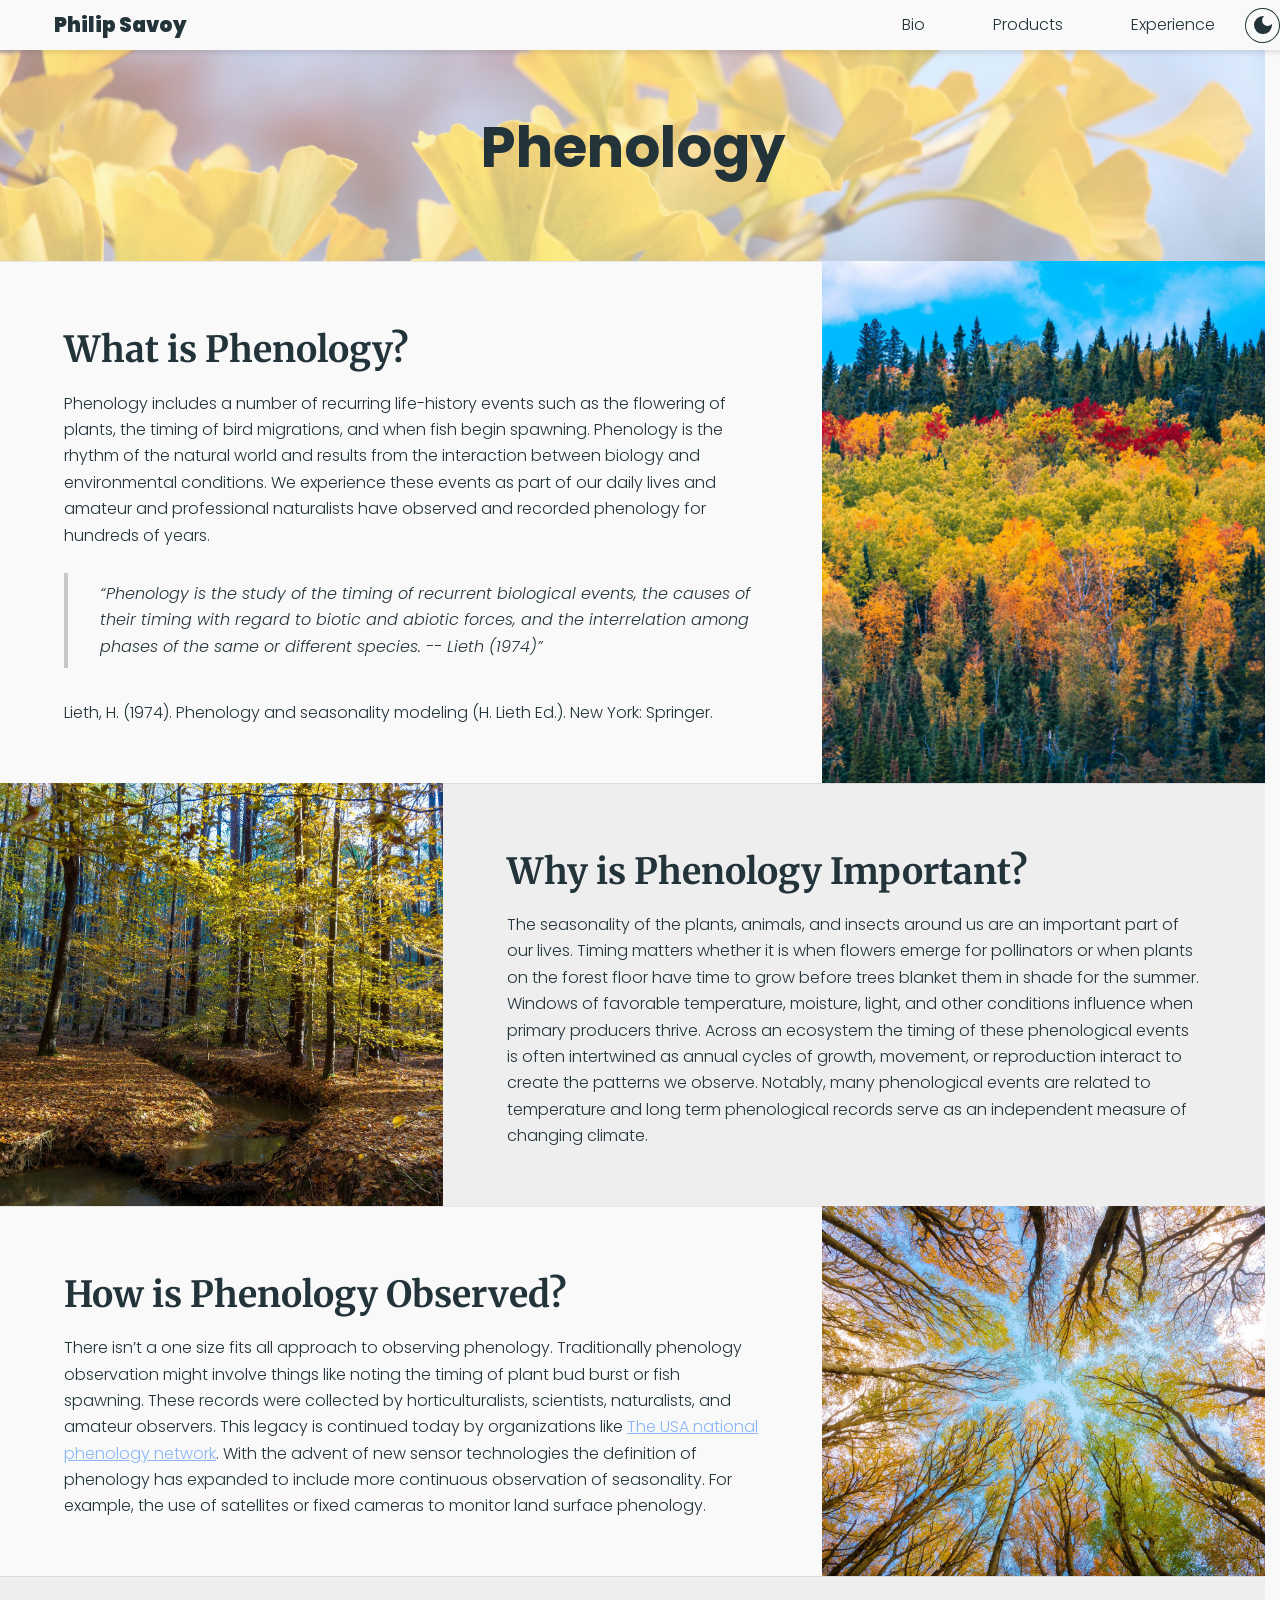
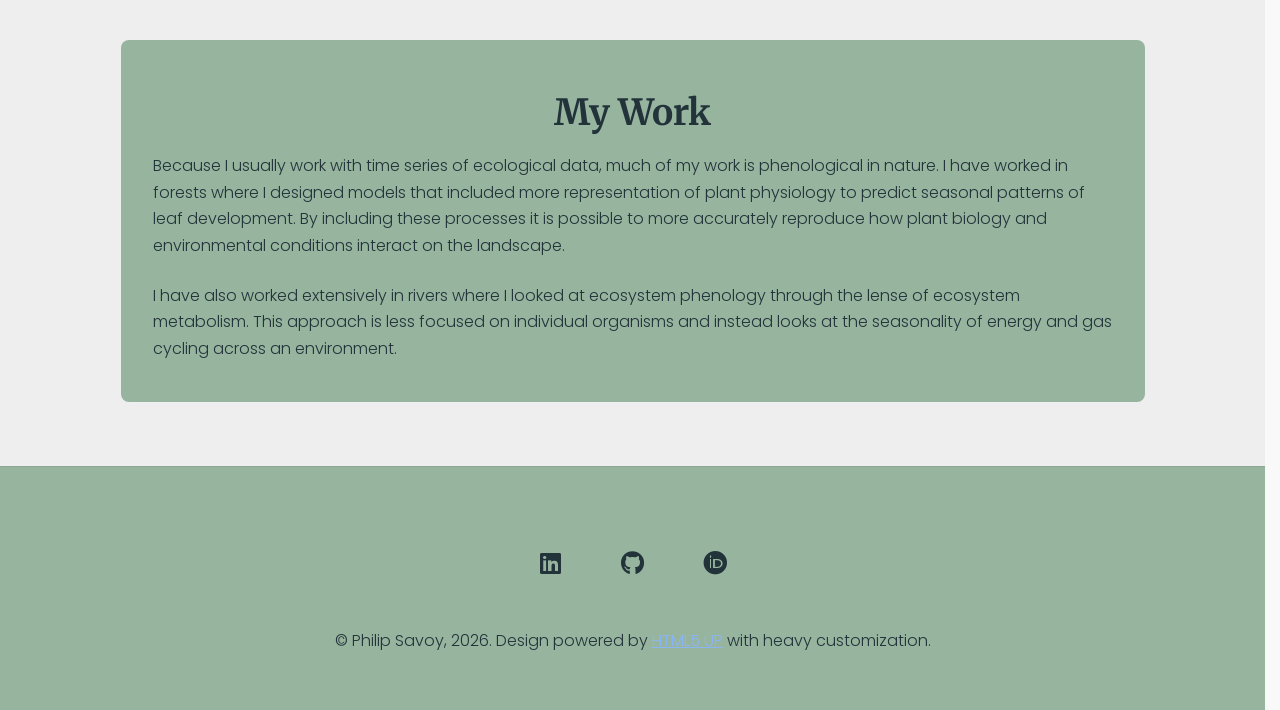
<file: phenology.html>
<!DOCTYPE HTML>
<!--
	Story by HTML5 UP
	html5up.net | @ajlkn
	Free for personal and commercial use under the CCA 3.0 license (html5up.net/license)
-->
<html>
	<head>
		<title>Philip Savoy</title>
		<meta charset="utf-8" />
		<meta name="viewport" content="width=device-width, initial-scale=1, user-scalable=no" />
		<link rel="stylesheet" href="assets/css/main.css" />
		<noscript><link rel="stylesheet" href="assets/css/noscript.css" /></noscript>

		<!-- JS for theme switch -->
		<script type="text/javascript" src="assets/js/darkmode.js" defer></script>
	</head>

	<!-- BODY -->
	<body>
		<!-- =======================  NAVBAR ======================= -->
			<nav>
				<!-- Mobile sidebar menu -->
					<ul class="sidebar">
						<li onclick=hideSidebar()><a href="#"><svg xmlns="http://www.w3.org/2000/svg" height="26" viewBox="0 96 960 960"
									width="26">
									<path d="m249 849-42-42 231-231-231-231 42-42 231 231 231-231 42 42-231 231 231 231-42 42-231-231-231 231Z" />
								</svg></a></li>
						<li><a href="bio.html">Bio</a></li>
						<li><a href="products.html">Products</a></li>
						<li><a href="experience.html">Experience</a></li>
					</ul>
			
				<!-- Desktop menu -->
					<ul>
						<li><a href="index.html">Philip Savoy</a></li>
						<li class="hideOnMobile"><a href="bio.html">Bio</a></li>
						<li class="hideOnMobile"><a href="products.html">Products</a></li>
						<li class="hideOnMobile"><a href="experience.html">Experience</a></li>
						<li class="menu-button" onclick=showSidebar()><a href="#"><svg xmlns="http://www.w3.org/2000/svg" height="26"
									viewBox="0 96 960 960" width="26">
									<path d="M120 816v-60h720v60H120Zm0-210v-60h720v60H120Zm0-210v-60h720v60H120Z" />
								</svg></a></li>
						<button id="theme-switch">
							<svg xmlns="http://www.w3.org/2000/svg" height="24px" viewBox="0 -960 960 960" width="24px" fill="#e3e3e3">
								<path
									d="M480-120q-150 0-255-105T120-480q0-150 105-255t255-105q14 0 27.5 1t26.5 3q-41 29-65.5 75.5T444-660q0 90 63 153t153 63q55 0 101-24.5t75-65.5q2 13 3 26.5t1 27.5q0 150-105 255T480-120Z" />
							</svg>
							<svg xmlns="http://www.w3.org/2000/svg" height="24px" viewBox="0 -960 960 960" width="24px" fill="#e3e3e3">
								<path
									d="M338.5-338.5Q280-397 280-480t58.5-141.5Q397-680 480-680t141.5 58.5Q680-563 680-480t-58.5 141.5Q563-280 480-280t-141.5-58.5ZM200-440H40v-80h160v80Zm720 0H760v-80h160v80ZM440-760v-160h80v160h-80Zm0 720v-160h80v160h-80ZM256-650l-101-97 57-59 96 100-52 56Zm492 496-97-101 53-55 101 97-57 59Zm-98-550 97-101 59 57-100 96-56-52ZM154-212l101-97 55 53-97 101-59-57Z" />
							</svg>
						</button>
					</ul>
			</nav>


		<!-- =======================  MAIN PAGE WRAPPER ======================= -->
			<div id="wrapper" class="divided">
				<!-- ======================= PAGE BANNER ======================= -->
					<section class="banner style5 content-align-center image-position-right onload-image-fade-in onload-content-fade-right">
						<div class="content">
							<h1>Phenology</h1>
						</div>
						<div class="image">
							<img src="images/page-banners/phenology-banner.jpg" alt="" />
						</div>
					</section>

				<!-- =======================  WHAT IS PHENOLOGY ======================= -->
					<section class="spotlight style1 orient-left content-align-left image-position-center onscroll-image-fade-in">
						<div class="content">
							<h2>What is Phenology?</h2>
							<p>
								Phenology includes a number of recurring life-history events such as the flowering of plants, the timing of bird
								migrations, and when fish begin spawning. Phenology is the rhythm of the natural world and results from the interaction
								between biology and environmental conditions. We experience these events as part of our daily lives and amateur and
								professional naturalists have observed and recorded phenology for hundreds of years.
							</p>

							<blockquote>
								“Phenology is the study of the timing of recurrent biological events, the causes of their timing with regard to biotic
								and abiotic forces, and the interrelation among phases of the same or different species. -- Lieth (1974)”
							</blockquote>
							
							<p>Lieth, H. (1974). Phenology and seasonality modeling (H. Lieth Ed.). New York: Springer.</p>
						</div>
						<div class="image">
							<img src="images/spotlight-images/phenology-foliage.jpg" alt="" />
						</div>
					</section>
				
				<!-- =======================  WHY DO WE CARE ABOUT IT ======================= -->
					<section class="spotlight style1 color1 orient-right content-align-left image-position-center onscroll-image-fade-in">
						<div class="content">
							<h2>Why is Phenology Important?</h2>
							<p>
								The seasonality of the plants, animals, and insects around us are an important part of our lives. Timing matters whether
								it is when flowers emerge for pollinators or when plants on the forest floor have time to grow before trees blanket them
								in shade for the summer. Windows of favorable temperature, moisture, light, and other conditions influence when primary
								producers thrive. Across an ecosystem the timing of these phenological events is often intertwined as annual cycles of
								growth, movement, or reproduction interact to create the patterns we observe. Notably, many phenological events are
								related to temperature and long term phenological records serve as an independent measure of changing climate.
							</p>
						</div>
						<div class="image">
							<img src="images/spotlight-images/phenology-fall-river.jpg" alt="" />
						</div>
					</section>

				<!-- =======================  HOW IS IT OBSERVED ======================= -->
					<section class="spotlight style1 color2 orient-left content-align-left image-position-center onscroll-image-fade-in">
						<div class="content">
							<h2>How is Phenology Observed?</h2>
							<p>
								There isn’t a one size fits all approach to observing phenology. Traditionally phenology observation might involve
								things like noting the timing of plant bud burst or fish spawning. These records were collected by horticulturalists,
								scientists, naturalists, and amateur observers. This legacy is continued today by organizations like <a href="https://www.usanpn.org/">The USA national phenology network</a>. 
								With the advent of new sensor technologies the definition of phenology has expanded to include more
								continuous observation of seasonality. For example, the use of satellites or fixed cameras to monitor land surface
								phenology.
							</p>
						</div>
						<div class="image">
							<img src="images/spotlight-images/phenology-canopy.jpg" alt="" />
						</div>
					</section>

				<!-- =======================  MY WORK ======================= -->
					<section class="wrapper style2 color1 align-center">
						<div class="inner align-center">
							<!-- Heading -->
								<h2>My Work</h2>

							<!-- work description -->
								<div class="content align-left">
									<p>
										Because I usually work with time series of ecological data, much of my work is phenological in nature. I have worked
										in forests where I designed models that included more representation of plant physiology to predict seasonal patterns of
										leaf development. By including these processes it is possible to more accurately reproduce how plant biology and
										environmental conditions interact on the landscape.
									</p>

									<p>
										I have also worked extensively in rivers where I looked at ecosystem phenology through the lense of ecosystem
										metabolism. This approach is less focused on individual organisms and instead looks at the seasonality of energy and gas
										cycling across an environment.
									</p>
							</div>
						</div>
					</section>

				<!-- =======================  FOOTER ======================= -->
					<footer class="wrapper style1 color3 align-center">
						<div class="inner">
							<ul class="icons">
								<li><a href="https://www.linkedin.com/in/philip-savoy/" class="icon brands style2 fa-linkedin"><span
											class="label">LinkedIn</span></a></li>
								<li><a href="https://github.com/psavoy" class="icon brands style2 fa-github"><span class="label">Github</span></a>
								</li>
								<li><a href="https://orcid.org/0000-0002-6075-837X" class="icon brands style2 fa-orcid"><span
											class="label">ORCiD</span></a></li>
							</ul>
							<p>&copy; Philip Savoy, 2026. Design powered by <a href="https://html5up.net">HTML5 UP</a> with heavy customization.
							</p>
						</div>
					</footer>			
			</div>

		<!-- Scripts -->
			<script src="assets/js/jquery.min.js"></script>
			<script src="assets/js/jquery.scrollex.min.js"></script>
			<script src="assets/js/jquery.scrolly.min.js"></script>
			<script src="assets/js/browser.min.js"></script>
			<script src="assets/js/breakpoints.min.js"></script>
			<script src="assets/js/util.js"></script>
			<script src="assets/js/main.js"></script>
			
			<script>
				function showSidebar() {
					const sidebar = document.querySelector('.sidebar')
					sidebar.style.display = 'flex'
				}
				function hideSidebar() {
					const sidebar = document.querySelector('.sidebar')
					sidebar.style.display = 'none'
				}
			</script>

	</body>
</html>
</file>
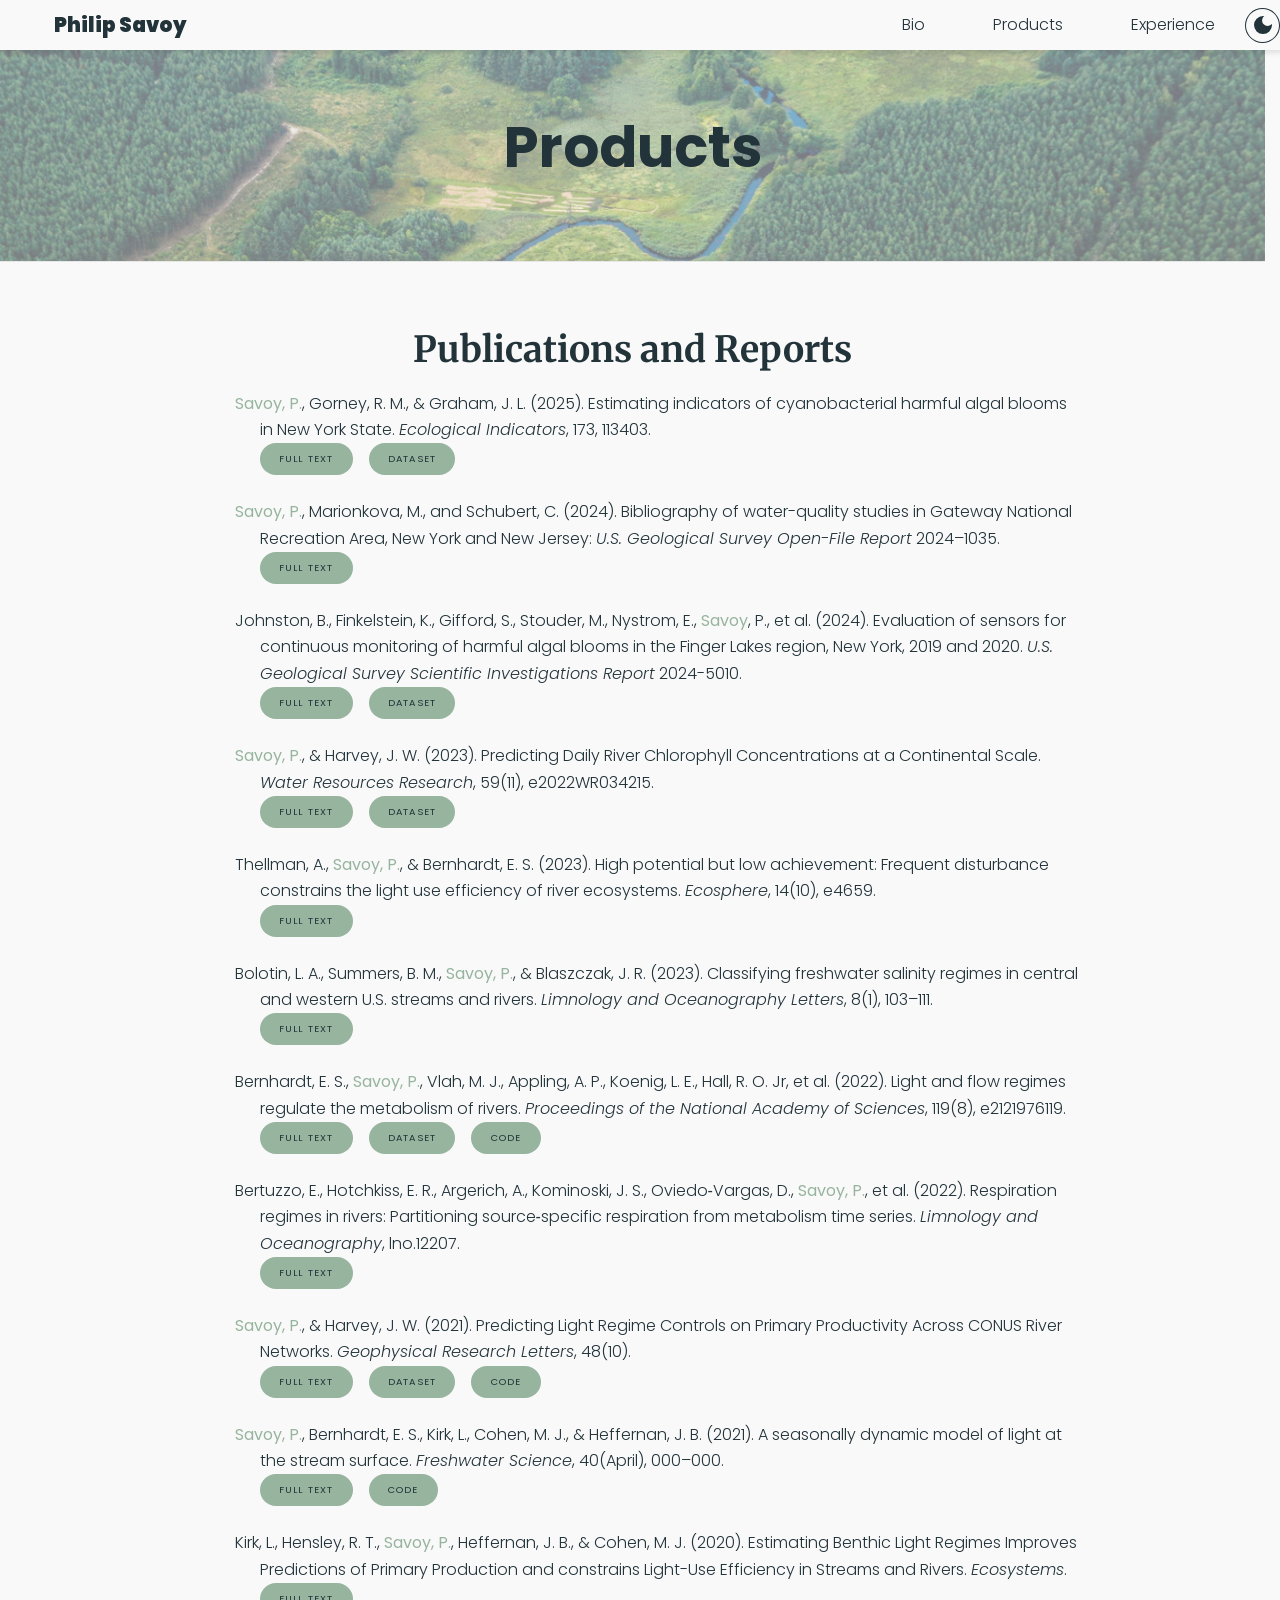
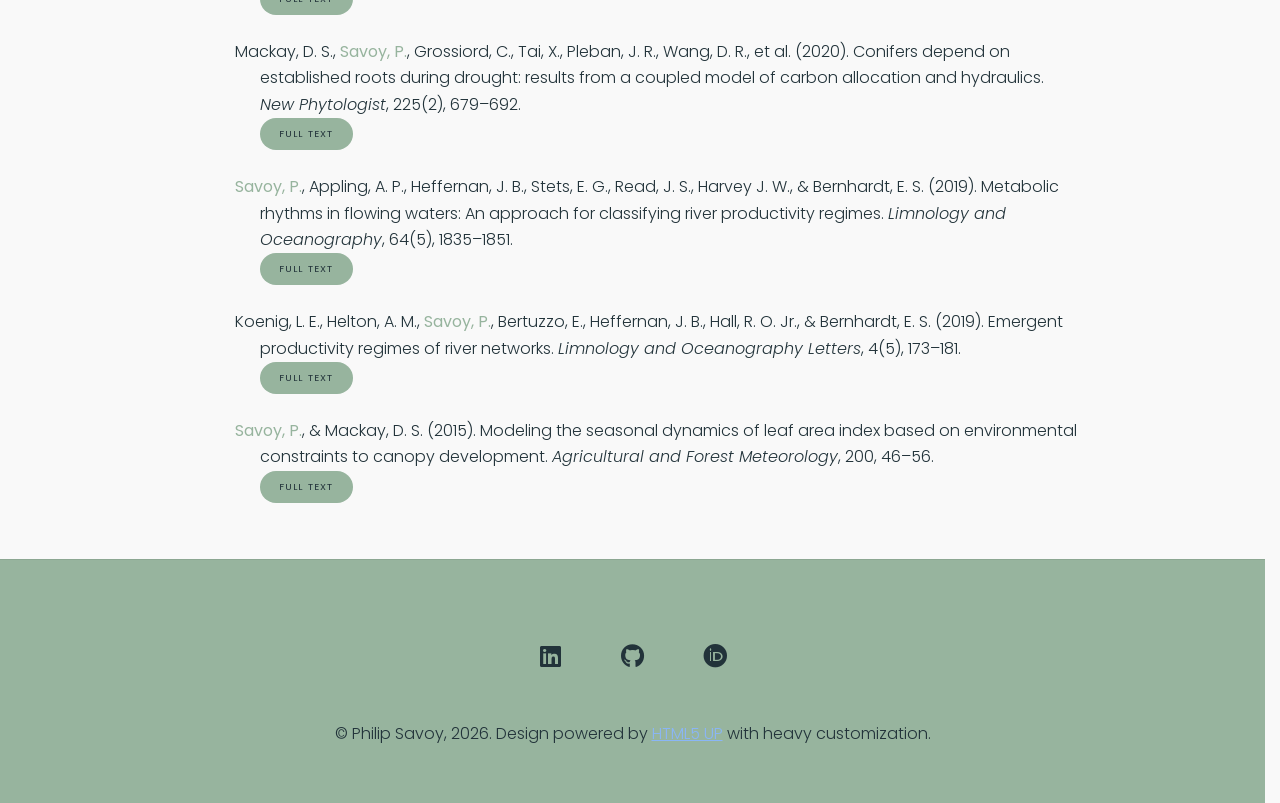
<file: products.html>
<!DOCTYPE HTML>
<!--
	Story by HTML5 UP
	html5up.net | @ajlkn
	Free for personal and commercial use under the CCA 3.0 license (html5up.net/license)
-->
<html>
	<head>
		<title>Philip Savoy</title>
		<meta charset="utf-8" />
		<meta name="viewport" content="width=device-width, initial-scale=1, user-scalable=no" />
		<link rel="stylesheet" href="assets/css/main.css" />
		<noscript><link rel="stylesheet" href="assets/css/noscript.css" /></noscript>
		
		<!-- JS for theme switch -->
		<script type="text/javascript" src="assets/js/darkmode.js" defer></script>
	</head>

	<!-- BODY -->
	<body>
		<!-- =======================  NAVBAR ======================= -->
			<nav>
				<!-- Mobile sidebar menu -->
					<ul class="sidebar">
						<li onclick=hideSidebar()><a href="#"><svg xmlns="http://www.w3.org/2000/svg" height="26" viewBox="0 96 960 960"
									width="26">
									<path d="m249 849-42-42 231-231-231-231 42-42 231 231 231-231 42 42-231 231 231 231-42 42-231-231-231 231Z" />
								</svg></a></li>
						<li><a href="bio.html">Bio</a></li>
						<li><a href="products.html">Products</a></li>
						<li><a href="experience.html">Experience</a></li>
					</ul>
			
				<!-- Desktop menu -->
					<ul>
						<li><a href="index.html">Philip Savoy</a></li>
						<li class="hideOnMobile"><a href="bio.html">Bio</a></li>
						<li class="hideOnMobile"><a href="products.html">Products</a></li>
						<li class="hideOnMobile"><a href="experience.html">Experience</a></li>
						<li class="menu-button" onclick=showSidebar()><a href="#"><svg xmlns="http://www.w3.org/2000/svg" height="26"
									viewBox="0 96 960 960" width="26">
									<path d="M120 816v-60h720v60H120Zm0-210v-60h720v60H120Zm0-210v-60h720v60H120Z" />
								</svg></a></li>
						<button id="theme-switch">
							<svg xmlns="http://www.w3.org/2000/svg" height="24px" viewBox="0 -960 960 960" width="24px" fill="#e3e3e3">
								<path
									d="M480-120q-150 0-255-105T120-480q0-150 105-255t255-105q14 0 27.5 1t26.5 3q-41 29-65.5 75.5T444-660q0 90 63 153t153 63q55 0 101-24.5t75-65.5q2 13 3 26.5t1 27.5q0 150-105 255T480-120Z" />
							</svg>
							<svg xmlns="http://www.w3.org/2000/svg" height="24px" viewBox="0 -960 960 960" width="24px" fill="#e3e3e3">
								<path
									d="M338.5-338.5Q280-397 280-480t58.5-141.5Q397-680 480-680t141.5 58.5Q680-563 680-480t-58.5 141.5Q563-280 480-280t-141.5-58.5ZM200-440H40v-80h160v80Zm720 0H760v-80h160v80ZM440-760v-160h80v160h-80Zm0 720v-160h80v160h-80ZM256-650l-101-97 57-59 96 100-52 56Zm492 496-97-101 53-55 101 97-57 59Zm-98-550 97-101 59 57-100 96-56-52ZM154-212l101-97 55 53-97 101-59-57Z" />
							</svg>
						</button>
					</ul>
			</nav>

		<!-- =======================  MAIN PAGE WRAPPER ======================= -->
			<div id="wrapper" class="divided">
				<!-- Page banner -->
					<section class="banner style5 content-align-center image-position-right onload-image-fade-in onload-content-fade-right">
						<div class="content">
							<h1>Products</h1>
						</div>
						<div class="image">
							<img src="images/page-banners/banner1.jpg" alt="" />
						</div>
					</section>

				<!-- ======================= PUBLICATIONS AND REPORTS ======================= -->
					<section class="wrapper style1 align-center">
						<div class="inner align-left">
							<center><h2>Publications and Reports</h2></center>
							<!-- Citation -->
								<div class="citation-center">
									<p id="indent"><b>Savoy, P.</b>, Gorney, R. M., & Graham, J. L. (2025). Estimating indicators of cyanobacterial
										harmful algal blooms in New York State. <i>Ecological Indicators</i>, 173, 113403.
									</p>
						
									<div class="citation-links">
										<a href="https://doi.org/10.1016/j.ecolind.2025.113403"
											class="button primary action small smooth-scroll-middle">Full text</a>
										<a href="https://www.sciencebase.gov/catalog/item/67897fefd34e555111215703"
											class="button primary action small smooth-scroll-middle">Dataset</a>
									</div>
								</div>
					
							<!-- Citation -->
								<div class="citation-center">
									<p id="indent"><b>Savoy, P.</b>, Marionkova, M., and Schubert, C. (2024). Bibliography of water-quality studies in
										Gateway National Recreation Area, New York and New Jersey: <i>U.S. Geological Survey Open-File Report</i>
										2024–1035.
									</p>
						
									<div class="citation-links">
										<a href="https://doi.org/10.3133/ofr20241035" class="button primary action small smooth-scroll-middle">Full
											text</a>
									</div>
								</div>
					
							<!-- Citation -->
								<div class="citation-center">
									<p id="indent">Johnston, B., Finkelstein, K., Gifford, S., Stouder, M., Nystrom, E., <b>Savoy</b>, P., et al.
										(2024).
										Evaluation of sensors for continuous monitoring of harmful algal blooms in the Finger Lakes region, New York,
										2019
										and 2020. <i>U.S. Geological Survey Scientific Investigations Report</i> 2024-5010.
									</p>
						
									<div class="citation-links">
										<a href="https://doi.org/10.3133/sir20245010" class="button primary action small smooth-scroll-middle">Full
											text</a>
										<a href="https://www.sciencebase.gov/catalog/item/63ed59e2d34efa0476af4f6b"
											class="button primary action small smooth-scroll-middle">Dataset</a>
									</div>
								</div>
					
							<!-- Citation -->
								<div class="citation-center">
									<p id="indent"><b>Savoy, P.</b>, & Harvey, J. W. (2023). Predicting Daily River Chlorophyll Concentrations at a
										Continental Scale. <i>Water Resources Research</i>, 59(11), e2022WR034215.
									</p>
						
									<div class="citation-links">
										<a href="https://doi.org/10.1029/2022WR034215" class="button primary action small smooth-scroll-middle">Full
											text</a>
										<a href="https://www.sciencebase.gov/catalog/item/61fd6865d34e622189ced573"
											class="button primary action small smooth-scroll-middle">Dataset</a>
									</div>
								</div>
					
							<!-- Citation -->
								<div class="citation-center">
									<p id="indent">Thellman, A., <b>Savoy, P.</b>, & Bernhardt, E. S. (2023). High potential but low achievement:
										Frequent
										disturbance constrains the light use efficiency of river ecosystems. <i>Ecosphere</i>, 14(10), e4659.
									</p>
						
									<div class="citation-links">
										<a href="https://doi.org/10.1002/ecs2.4659" class="button primary action small smooth-scroll-middle">Full
											text</a>
									</div>
								</div>
					
							<!-- Citation -->
								<div class="citation-center">
									<p id="indent">Bolotin, L. A., Summers, B. M., <b>Savoy, P.</b>, & Blaszczak, J. R. (2023). Classifying freshwater
										salinity regimes in central and western U.S. streams and rivers. <i>Limnology and Oceanography Letters</i>,
										8(1),
										103–111.
									</p>
						
									<div class="citation-links">
										<a href="https://doi.org/10.1002/lol2.10251" class="button primary action small smooth-scroll-middle">Full
											text</a>
									</div>
								</div>
					
							<!-- Citation -->
								<div class="citation-center">
									<p id="indent">Bernhardt, E. S., <b>Savoy, P.</b>, Vlah, M. J., Appling, A. P., Koenig, L. E., Hall, R. O. Jr, et
										al.
										(2022). Light and flow regimes regulate the metabolism of rivers. <i>Proceedings of the National Academy of
											Sciences</i>, 119(8), e2121976119.
									</p>
						
									<div class="citation-links">
										<a href="https://doi.org/10.1073/pnas.2121976119" class="button primary action small smooth-scroll-middle">Full
											text</a>
										<a href="https://doi.org/10.6084/m9.figshare.c.5812160.v4"
											class="button primary action small smooth-scroll-middle">Dataset</a>
										<a href="https://github.com/streampulse/metabolism_synthesis"
											class="button primary action small smooth-scroll-middle">Code</a>
									</div>
								</div>
					
							<!-- Citation -->
								<div class="citation-center">
									<p id="indent">Bertuzzo, E., Hotchkiss, E. R., Argerich, A., Kominoski, J. S., Oviedo‐Vargas, D., <b>Savoy,
											P.</b>, et
										al. (2022). Respiration regimes in rivers: Partitioning source‐specific respiration from metabolism time series.
										<i>Limnology and Oceanography</i>, lno.12207.
									</p>
						
									<div class="citation-links">
										<a href="https://doi.org/10.1002/lno.12207" class="button primary action small smooth-scroll-middle">Full
											text</a>
									</div>
								</div>
					
							<!-- Citation -->
								<div class="citation-center">
									<p id="indent"><b>Savoy, P.</b>, & Harvey, J. W. (2021). Predicting Light Regime Controls on Primary Productivity
										Across CONUS River Networks. <i>Geophysical Research Letters</i>, 48(10).
									</p>
						
									<div class="citation-links">
										<a href="https://doi.org/10.1029/2020gl092149" class="button primary action small smooth-scroll-middle">Full
											text</a>
										<a href="https://www.sciencebase.gov/catalog/item/5f974adfd34e198cb77db168"
											class="button primary action small smooth-scroll-middle">Dataset</a>
										<a href="https://github.com/psavoy/StreamLight"
											class="button primary action small smooth-scroll-middle">Code</a>
									</div>
								</div>
					
							<!-- Citation -->
								<div class="citation-center">
									<p id="indent"><b>Savoy, P.</b>, Bernhardt, E. S., Kirk, L., Cohen, M. J., & Heffernan, J. B. (2021). A seasonally
										dynamic model of light at the stream surface. <i>Freshwater Science</i>, 40(April), 000–000.
									</p>
						
									<div class="citation-links">
										<a href="https://doi.org/10.1086/714270" class="button primary action small smooth-scroll-middle">Full text</a>
										<a href="https://github.com/psavoy/StreamLight"
											class="button primary action small smooth-scroll-middle">Code</a>
									</div>
								</div>
					
							<!-- Citation -->
								<div class="citation-center">
									<p id="indent">Kirk, L., Hensley, R. T., <b>Savoy, P.</b>, Heffernan, J. B., & Cohen, M. J. (2020). Estimating
										Benthic
										Light Regimes Improves Predictions of Primary Production and constrains Light-Use Efficiency in Streams and
										Rivers.
										<i>Ecosystems</i>.
									</p>
						
									<div class="citation-links">
										<a href="https://doi.org/10.1007/s10021-020-00552-1"
											class="button primary action small smooth-scroll-middle">Full text</a>
									</div>
								</div>
					
							<!-- Citation -->
								<div class="citation-center">
									<p id="indent">Mackay, D. S., <b>Savoy, P.</b>, Grossiord, C., Tai, X., Pleban, J. R., Wang, D. R., et al. (2020).
										Conifers depend on established roots during drought: results from a coupled model of carbon allocation and
										hydraulics. <i>New Phytologist</i>, 225(2), 679–692.
									</p>
						
									<div class="citation-links">
										<a href="https://doi.org/10.1111/nph.16043" class="button primary action small smooth-scroll-middle">Full
											text</a>
									</div>
								</div>
					
							<!-- Citation -->
								<div class="citation-center">
									<p id="indent"><b>Savoy, P.</b>, Appling, A. P., Heffernan, J. B., Stets, E. G., Read, J. S., Harvey J. W., &
										Bernhardt, E. S. (2019). Metabolic rhythms in flowing waters: An approach for classifying river productivity
										regimes. <i>Limnology and Oceanography</i>, 64(5), 1835–1851.
									</p>
						
									<div class="citation-links">
										<a href="https://doi.org/10.1002/lno.11154" class="button primary action small smooth-scroll-middle">Full
											text</a>
									</div>
								</div>
					
							<!-- Citation -->
								<div class="citation-center">
									<p id="indent">Koenig, L. E., Helton, A. M., <b>Savoy, P.</b>, Bertuzzo, E., Heffernan, J. B., Hall, R. O. Jr., &
										Bernhardt, E. S. (2019). Emergent productivity regimes of river networks. <i>Limnology and Oceanography
											Letters</i>,
										4(5), 173–181.
									</p>
						
									<div class="citation-links">
										<a href="https://doi.org/10.1002/lol2.10115" class="button primary action small smooth-scroll-middle">Full
											text</a>
									</div>
								</div>
					
							<!-- Citation -->
								<div class="citation-center">
									<p id="indent"><b>Savoy, P.</b>, & Mackay, D. S. (2015). Modeling the seasonal dynamics of leaf area index based
										on
										environmental constraints to canopy development. <i>Agricultural and Forest Meteorology</i>, 200, 46–56.
									</p>
						
									<div class="citation-links">
										<a href="https://doi.org/10.1016/j.agrformet.2014.09.019"
											class="button primary action small smooth-scroll-middle">Full text</a>
									</div>
								</div>
					
						</div>
					</section>

				<!-- =======================  FOOTER ======================= -->
					<footer class="wrapper style1 color3 align-center">
						<div class="inner">
							<ul class="icons">
								<li><a href="https://www.linkedin.com/in/philip-savoy/" class="icon brands style2 fa-linkedin"><span
											class="label">LinkedIn</span></a></li>
								<li><a href="https://github.com/psavoy" class="icon brands style2 fa-github"><span class="label">Github</span></a>
								</li>
								<li><a href="https://orcid.org/0000-0002-6075-837X" class="icon brands style2 fa-orcid"><span
											class="label">ORCiD</span></a></li>
							</ul>
							<p>&copy; Philip Savoy, 2026. Design powered by <a href="https://html5up.net">HTML5 UP</a> with heavy customization.
							</p>
						</div>
					</footer>
			</div>

		<!-- Scripts -->
			<script src="assets/js/jquery.min.js"></script>
			<script src="assets/js/jquery.scrollex.min.js"></script>
			<script src="assets/js/jquery.scrolly.min.js"></script>
			<script src="assets/js/browser.min.js"></script>
			<script src="assets/js/breakpoints.min.js"></script>
			<script src="assets/js/util.js"></script>
			<script src="assets/js/main.js"></script>
			
			<script>
				function showSidebar() {
					const sidebar = document.querySelector('.sidebar')
					sidebar.style.display = 'flex'
				}
				function hideSidebar() {
					const sidebar = document.querySelector('.sidebar')
					sidebar.style.display = 'none'
				}
			</script>

	</body>
</html>
</file>
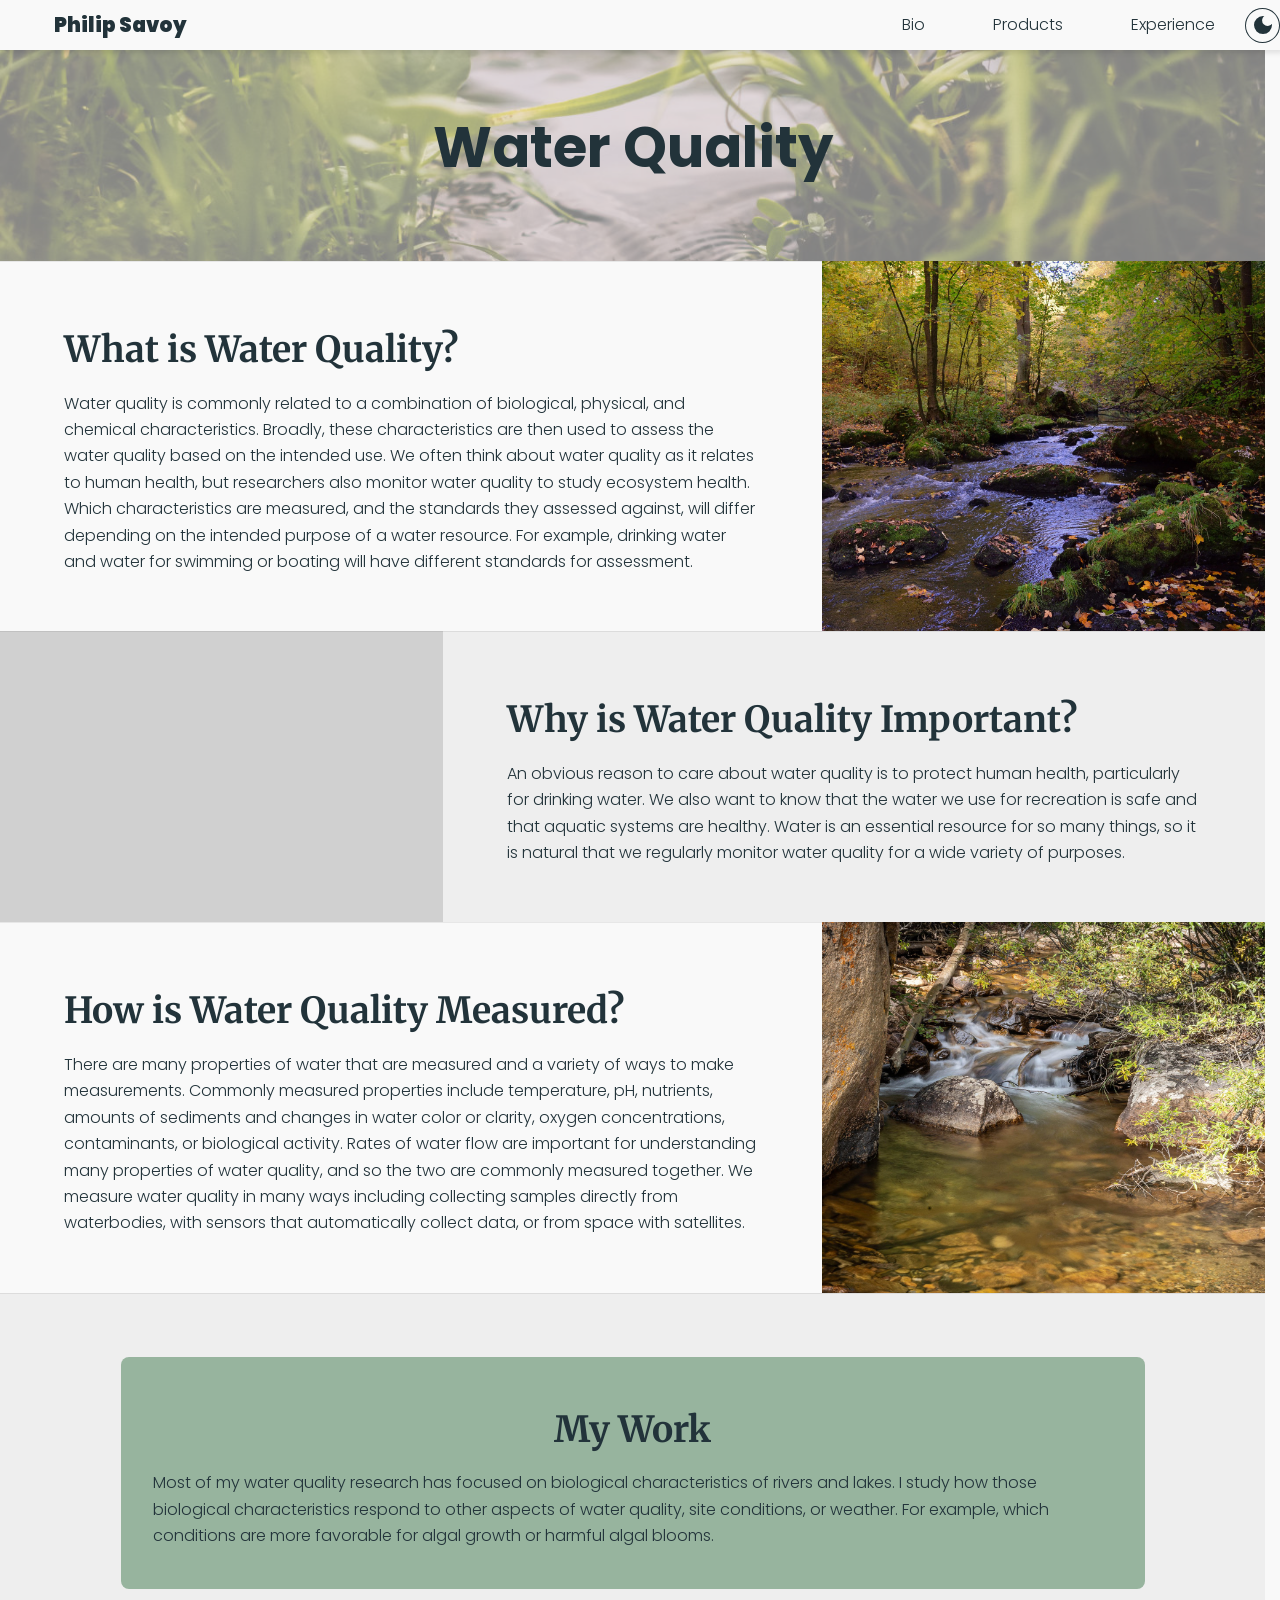
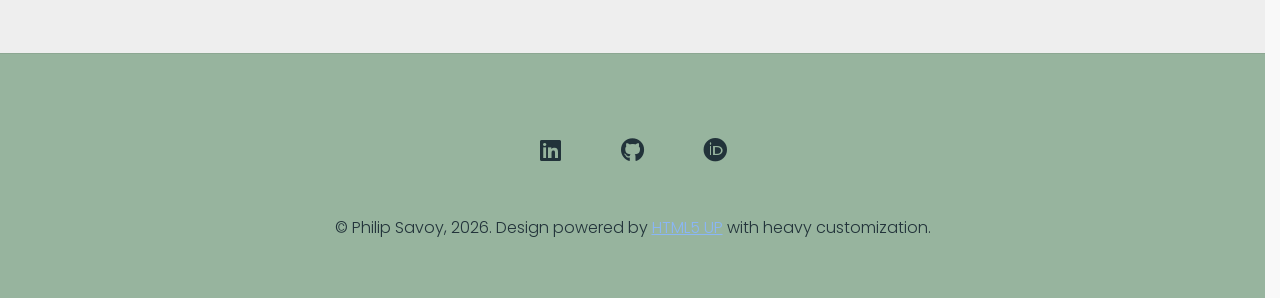
<file: water-quality.html>
<!DOCTYPE HTML>
<!--
	Story by HTML5 UP
	html5up.net | @ajlkn
	Free for personal and commercial use under the CCA 3.0 license (html5up.net/license)
-->
<html>
	<head>
		<title>Philip Savoy</title>
		<meta charset="utf-8" />
		<meta name="viewport" content="width=device-width, initial-scale=1, user-scalable=no" />
		<link rel="stylesheet" href="assets/css/main.css" />
		<noscript><link rel="stylesheet" href="assets/css/noscript.css" /></noscript>

		<!-- JS for theme switch -->
		<script type="text/javascript" src="assets/js/darkmode.js" defer></script>
	</head>

	<!-- BODY -->
	<body>
		<!-- =======================  NAVBAR ======================= -->
			<nav>
				<!-- Mobile sidebar menu -->
					<ul class="sidebar">
						<li onclick=hideSidebar()><a href="#"><svg xmlns="http://www.w3.org/2000/svg" height="26" viewBox="0 96 960 960"
									width="26">
									<path d="m249 849-42-42 231-231-231-231 42-42 231 231 231-231 42 42-231 231 231 231-42 42-231-231-231 231Z" />
								</svg></a></li>
						<li><a href="bio.html">Bio</a></li>
						<li><a href="products.html">Products</a></li>
						<li><a href="experience.html">Experience</a></li>
					</ul>
			
				<!-- Desktop menu -->
					<ul>
						<li><a href="index.html">Philip Savoy</a></li>
						<li class="hideOnMobile"><a href="bio.html">Bio</a></li>
						<li class="hideOnMobile"><a href="products.html">Products</a></li>
						<li class="hideOnMobile"><a href="experience.html">Experience</a></li>
						<li class="menu-button" onclick=showSidebar()><a href="#"><svg xmlns="http://www.w3.org/2000/svg" height="26"
									viewBox="0 96 960 960" width="26">
									<path d="M120 816v-60h720v60H120Zm0-210v-60h720v60H120Zm0-210v-60h720v60H120Z" />
								</svg></a></li>
						<button id="theme-switch">
							<svg xmlns="http://www.w3.org/2000/svg" height="24px" viewBox="0 -960 960 960" width="24px" fill="#e3e3e3">
								<path
									d="M480-120q-150 0-255-105T120-480q0-150 105-255t255-105q14 0 27.5 1t26.5 3q-41 29-65.5 75.5T444-660q0 90 63 153t153 63q55 0 101-24.5t75-65.5q2 13 3 26.5t1 27.5q0 150-105 255T480-120Z" />
							</svg>
							<svg xmlns="http://www.w3.org/2000/svg" height="24px" viewBox="0 -960 960 960" width="24px" fill="#e3e3e3">
								<path
									d="M338.5-338.5Q280-397 280-480t58.5-141.5Q397-680 480-680t141.5 58.5Q680-563 680-480t-58.5 141.5Q563-280 480-280t-141.5-58.5ZM200-440H40v-80h160v80Zm720 0H760v-80h160v80ZM440-760v-160h80v160h-80Zm0 720v-160h80v160h-80ZM256-650l-101-97 57-59 96 100-52 56Zm492 496-97-101 53-55 101 97-57 59Zm-98-550 97-101 59 57-100 96-56-52ZM154-212l101-97 55 53-97 101-59-57Z" />
							</svg>
						</button>
					</ul>
			</nav>

		<!-- =======================  MAIN PAGE WRAPPER ======================= -->
			<div id="wrapper" class="divided">
				<!-- =======================  PAGE BANNER ======================= -->
					<section class="banner style5 content-align-center image-position-right onload-image-fade-in onload-content-fade-right">
						<div class="content">
							<h1>Water Quality</h1>
						</div>
						<div class="image">
							<img src="images/page-banners/water-quality-banner.jpg" alt="" />
						</div>
					</section>

				<!-- =======================  WHAT IS WATER QUALITY ======================= -->
					<section class="spotlight style1 orient-left content-align-left image-position-center onscroll-image-fade-in">
						<div class="content">
							<h2>What is Water Quality?</h2>
							<p>
								Water quality is commonly related to a combination of biological, physical, and chemical characteristics. Broadly, these
								characteristics are then used to assess the water quality based on the intended use. We often think about water quality as it relates to human
								health, but researchers also monitor water quality to study ecosystem health. Which characteristics are measured, and
								the standards they assessed against, will differ depending on the intended purpose of a water resource. For example,
								drinking water and water for swimming or boating will have different standards for assessment.
							</p>

						</div>
						<div class="image">
							<img src="images/spotlight-images/water-quality-stream.jpg" alt="" />
						</div>
					</section>
				
				<!-- =======================  WHY DO WE CARE ======================= -->
					<section class="spotlight style1 color1 orient-right content-align-left image-position-center onscroll-image-fade-in">
						<div class="content">
							<h2>Why is Water Quality Important?</h2>
							<p>
								An obvious reason to care about water quality is to protect human health, particularly for drinking water. We also want
								to know that the water we use for recreation is safe and that aquatic systems are healthy. Water is an essential
								resource for so many things, so it is natural that we regularly monitor water quality for a wide variety of purposes.
							</p>
						</div>
						<div class="image">
							<img src="images/spotlight-images/water-quality-lake.jpg" alt="" />
						</div>
					</section>

				<!-- =======================  HOW IS IT OBSERVED ======================= -->
					<section class="spotlight style1 color2 orient-left content-align-left image-position-center onscroll-image-fade-in">
						<div class="content">
							<h2>How is Water Quality Measured?</h2>
							<p>
								There are many properties of water that are measured and a variety of ways to make measurements. Commonly measured
								properties include temperature, pH, nutrients, amounts of sediments and changes in water color or clarity, oxygen
								concentrations, contaminants, or biological activity. Rates of water flow are important for understanding many
								properties of water quality, and so the two are commonly measured together. We measure water quality in many ways
								including collecting samples directly from waterbodies, with sensors that automatically collect data, or from space with
								satellites.
							</p>
						</div>
						<div class="image">
							<img src="images/spotlight-images/water-quality-pool.jpg" alt="" />
						</div>
					</section>

				<!-- ======================= MY WORK ======================= -->
					<section class="wrapper style2 color1 align-center">
						<div class="inner align-center">
							<!-- Heading -->
								<h2>My Work</h2>

							<div class="content align-left">
								<p>
									Most of my water quality research has focused on biological characteristics of rivers and lakes. I study how those
									biological characteristics respond to other aspects of water quality, site conditions, or weather. For example, which
									conditions are more favorable for algal growth or harmful algal blooms.
								</p>
							</div>
						</div>
					</section>

				<!-- =======================  FOOTER ======================= -->
					<footer class="wrapper style1 color3 align-center">
						<div class="inner">
							<ul class="icons">
								<li><a href="https://www.linkedin.com/in/philip-savoy/" class="icon brands style2 fa-linkedin"><span
											class="label">LinkedIn</span></a></li>
								<li><a href="https://github.com/psavoy" class="icon brands style2 fa-github"><span class="label">Github</span></a>
								</li>
								<li><a href="https://orcid.org/0000-0002-6075-837X" class="icon brands style2 fa-orcid"><span
											class="label">ORCiD</span></a></li>
							</ul>
							<p>&copy; Philip Savoy, 2026. Design powered by <a href="https://html5up.net">HTML5 UP</a> with heavy customization.
							</p>
						</div>
					</footer>
			</div>

		<!-- Scripts -->
			<script src="assets/js/jquery.min.js"></script>
			<script src="assets/js/jquery.scrollex.min.js"></script>
			<script src="assets/js/jquery.scrolly.min.js"></script>
			<script src="assets/js/browser.min.js"></script>
			<script src="assets/js/breakpoints.min.js"></script>
			<script src="assets/js/util.js"></script>
			<script src="assets/js/main.js"></script>
			
			<script>
				function showSidebar() {
					const sidebar = document.querySelector('.sidebar')
					sidebar.style.display = 'flex'
				}
				function hideSidebar() {
					const sidebar = document.querySelector('.sidebar')
					sidebar.style.display = 'none'
				}
			</script>
			
	</body>
</html>
</file>
<file: assets/css/noscript.css>
/*
	Story by HTML5 UP
	html5up.net | @ajlkn
	Free for personal and commercial use under the CCA 3.0 license (html5up.net/license)
*/

/* Banner (transitions) */

	.banner.onload-content-fade-up .content {
		-moz-transition: none;
		-webkit-transition: none;
		-ms-transition: none;
		transition: none;
	}

	body.is-preload .banner.onload-content-fade-up .content {
		-moz-transform: none;
		-webkit-transform: none;
		-ms-transform: none;
		transform: none;
		opacity: 1;
	}

	.banner.onload-content-fade-down .content {
		-moz-transition: none;
		-webkit-transition: none;
		-ms-transition: none;
		transition: none;
	}

	body.is-preload .banner.onload-content-fade-down .content {
		-moz-transform: none;
		-webkit-transform: none;
		-ms-transform: none;
		transform: none;
		opacity: 1;
	}

	.banner.onload-content-fade-left .content {
		-moz-transition: none;
		-webkit-transition: none;
		-ms-transition: none;
		transition: none;
	}

	body.is-preload .banner.onload-content-fade-left .content {
		-moz-transform: none;
		-webkit-transform: none;
		-ms-transform: none;
		transform: none;
		opacity: 1;
	}

	.banner.onload-content-fade-right .content {
		-moz-transition: none;
		-webkit-transition: none;
		-ms-transition: none;
		transition: none;
	}

	body.is-preload .banner.onload-content-fade-right .content {
		-moz-transform: none;
		-webkit-transform: none;
		-ms-transform: none;
		transform: none;
		opacity: 1;
	}

	.banner.onload-content-fade-in .content {
		-moz-transition: none;
		-webkit-transition: none;
		-ms-transition: none;
		transition: none;
	}

	body.is-preload .banner.onload-content-fade-in .content {
		-moz-transform: none;
		-webkit-transform: none;
		-ms-transform: none;
		transform: none;
		opacity: 1;
	}

	.banner.onload-image-fade-up .image {
		-moz-transition: none;
		-webkit-transition: none;
		-ms-transition: none;
		transition: none;
	}

		.banner.onload-image-fade-up .image img {
			-moz-transition: none;
			-webkit-transition: none;
			-ms-transition: none;
			transition: none;
		}

	body.is-preload .banner.onload-image-fade-up .image {
		-moz-transform: none;
		-webkit-transform: none;
		-ms-transform: none;
		transform: none;
		opacity: 1;
	}

		body.is-preload .banner.onload-image-fade-up .image img {
			opacity: 1;
		}

	.banner.onload-image-fade-down .image {
		-moz-transition: none;
		-webkit-transition: none;
		-ms-transition: none;
		transition: none;
	}

		.banner.onload-image-fade-down .image img {
			-moz-transition: none;
			-webkit-transition: none;
			-ms-transition: none;
			transition: none;
		}

	body.is-preload .banner.onload-image-fade-down .image {
		-moz-transform: none;
		-webkit-transform: none;
		-ms-transform: none;
		transform: none;
		opacity: 1;
	}

		body.is-preload .banner.onload-image-fade-down .image img {
			opacity: 1;
		}

	.banner.onload-image-fade-left .image {
		-moz-transition: none;
		-webkit-transition: none;
		-ms-transition: none;
		transition: none;
	}

		.banner.onload-image-fade-left .image img {
			-moz-transition: none;
			-webkit-transition: none;
			-ms-transition: none;
			transition: none;
		}

	body.is-preload .banner.onload-image-fade-left .image {
		-moz-transform: none;
		-webkit-transform: none;
		-ms-transform: none;
		transform: none;
		opacity: 1;
	}

		body.is-preload .banner.onload-image-fade-left .image img {
			opacity: 1;
		}

	.banner.onload-image-fade-right .image {
		-moz-transition: none;
		-webkit-transition: none;
		-ms-transition: none;
		transition: none;
	}

		.banner.onload-image-fade-right .image img {
			-moz-transition: none;
			-webkit-transition: none;
			-ms-transition: none;
			transition: none;
		}

	body.is-preload .banner.onload-image-fade-right .image {
		-moz-transform: none;
		-webkit-transform: none;
		-ms-transform: none;
		transform: none;
		opacity: 1;
	}

		body.is-preload .banner.onload-image-fade-right .image img {
			opacity: 1;
		}

	.banner.onload-image-fade-in .image img {
		-moz-transition: none;
		-webkit-transition: none;
		-ms-transition: none;
		transition: none;
	}

	body.is-preload .banner.onload-image-fade-in .image img {
		opacity: 1;
	}

	.banner.onscroll-content-fade-up .content {
		-moz-transition: none;
		-webkit-transition: none;
		-ms-transition: none;
		transition: none;
	}

	.banner.onscroll-content-fade-up.is-inactive .content {
		-moz-transform: none;
		-webkit-transform: none;
		-ms-transform: none;
		transform: none;
		opacity: 1;
	}

	.banner.onscroll-content-fade-down .content {
		-moz-transition: none;
		-webkit-transition: none;
		-ms-transition: none;
		transition: none;
	}

	.banner.onscroll-content-fade-down.is-inactive .content {
		-moz-transform: none;
		-webkit-transform: none;
		-ms-transform: none;
		transform: none;
		opacity: 1;
	}

	.banner.onscroll-content-fade-left .content {
		-moz-transition: none;
		-webkit-transition: none;
		-ms-transition: none;
		transition: none;
	}

	.banner.onscroll-content-fade-left.is-inactive .content {
		-moz-transform: none;
		-webkit-transform: none;
		-ms-transform: none;
		transform: none;
		opacity: 1;
	}

	.banner.onscroll-content-fade-right .content {
		-moz-transition: none;
		-webkit-transition: none;
		-ms-transition: none;
		transition: none;
	}

	.banner.onscroll-content-fade-right.is-inactive .content {
		-moz-transform: none;
		-webkit-transform: none;
		-ms-transform: none;
		transform: none;
		opacity: 1;
	}

	.banner.onscroll-content-fade-in .content {
		-moz-transition: none;
		-webkit-transition: none;
		-ms-transition: none;
		transition: none;
	}

	.banner.onscroll-content-fade-in.is-inactive .content {
		-moz-transform: none;
		-webkit-transform: none;
		-ms-transform: none;
		transform: none;
		opacity: 1;
	}

	.banner.onscroll-image-fade-up .image {
		-moz-transition: none;
		-webkit-transition: none;
		-ms-transition: none;
		transition: none;
	}

		.banner.onscroll-image-fade-up .image img {
			-moz-transition: none;
			-webkit-transition: none;
			-ms-transition: none;
			transition: none;
		}

	.banner.onscroll-image-fade-up.is-inactive .image {
		-moz-transform: none;
		-webkit-transform: none;
		-ms-transform: none;
		transform: none;
		opacity: 1;
	}

		.banner.onscroll-image-fade-up.is-inactive .image img {
			opacity: 1;
		}

	.banner.onscroll-image-fade-down .image {
		-moz-transition: none;
		-webkit-transition: none;
		-ms-transition: none;
		transition: none;
	}

		.banner.onscroll-image-fade-down .image img {
			-moz-transition: none;
			-webkit-transition: none;
			-ms-transition: none;
			transition: none;
		}

	.banner.onscroll-image-fade-down.is-inactive .image {
		-moz-transform: none;
		-webkit-transform: none;
		-ms-transform: none;
		transform: none;
		opacity: 1;
	}

		.banner.onscroll-image-fade-down.is-inactive .image img {
			opacity: 1;
		}

	.banner.onscroll-image-fade-left .image {
		-moz-transition: none;
		-webkit-transition: none;
		-ms-transition: none;
		transition: none;
	}

		.banner.onscroll-image-fade-left .image img {
			-moz-transition: none;
			-webkit-transition: none;
			-ms-transition: none;
			transition: none;
		}

	.banner.onscroll-image-fade-left.is-inactive .image {
		-moz-transform: none;
		-webkit-transform: none;
		-ms-transform: none;
		transform: none;
		opacity: 1;
	}

		.banner.onscroll-image-fade-left.is-inactive .image img {
			opacity: 1;
		}

	.banner.onscroll-image-fade-right .image {
		-moz-transition: none;
		-webkit-transition: none;
		-ms-transition: none;
		transition: none;
	}

		.banner.onscroll-image-fade-right .image img {
			-moz-transition: none;
			-webkit-transition: none;
			-ms-transition: none;
			transition: none;
		}

	.banner.onscroll-image-fade-right.is-inactive .image {
		-moz-transform: none;
		-webkit-transform: none;
		-ms-transform: none;
		transform: none;
		opacity: 1;
	}

		.banner.onscroll-image-fade-right.is-inactive .image img {
			opacity: 1;
		}

	.banner.onscroll-image-fade-in .image img {
		-moz-transition: none;
		-webkit-transition: none;
		-ms-transition: none;
		transition: none;
	}

	.banner.onscroll-image-fade-in.is-inactive .image img {
		opacity: 1;
	}
</file>
<file: assets/css/main.css>
@import url(fontawesome-all.min.css);
@import url("https://fonts.googleapis.com/css?family=Source+Sans+Pro:300,300i,400,400i");

/* Poppins */
@import url('https://fonts.googleapis.com/css2?family=Poppins:ital,wght@0,100;0,200;0,300;0,400;0,500;0,600;0,700;0,800;0,900;1,100;1,200;1,300;1,400;1,500;1,600;1,700;1,800;1,900&display=swap');

/* Vollkorn */
@import url('https://fonts.googleapis.com/css2?family=Vollkorn:ital,wght@0,400..900;1,400..900&display=swap');

/* Merriweather */
@import url('https://fonts.googleapis.com/css2?family=Merriweather:ital,opsz,wght@0,18..144,300..900;1,18..144,300..900&display=swap');

/* ========== BASIC STYLING ========== */
/* color palette */
:root {
	--pal-text: #22333a;
	/* 60% */
	--pal-background: #f9f9f9;
	--pal-background-shade: #EEEEEE;
	/* 30% */
	--pal-primary: #97b49e;
	/* 10% */
	--pal-secondary: #b1c5a6;
	--pal-accent: #8ab6f6;
}

/* ========== NAVBAR AND MENU ========== */
/* nav bar */
nav {
	position: fixed;
	top: 0;
	width: 100%;
	z-index: 100;
	height: 50px;
	background-color: var(--pal-background);
	box-shadow: 3px 3px 5px rgba(0, 0, 0, 0.1);
	/* height: 2.2rem; */
}

/* styles for ul */
nav ul {
	width: 100%;
	list-style: none;
	display: flex;
	justify-content: flex-end;
	align-items: center;
}

/* navigation link list items */
nav li {
	height: 50px;
}

/* anchor tags */
nav a {
	height: 100%;
	padding: 0 30px;
	text-decoration: none;
	/* remove default underline */
	display: flex;
	align-items: center;
	color: var(--pal-text);
}

/* hover over link */
nav a:hover {
	background-color: var(--pal-primary); /*ps*/
}

/* aligning the home link to the left */
nav li:first-child {
	margin-right: auto;
	font-weight: 900;
	font-size: 20px;
}

/* mobile sidebar */
.sidebar {
	position: fixed;
	top: 0;
	right: 0;
	height: 100vh;
	width: 250px;
	background-color: var(--pal-background);
	/* backdrop-filter: blur(12px); */
	box-shadow: -10px 0 10px rgba(0, 0, 0, 0.1);
	list-style: none;
	display: none;
	flex-direction: column;
	align-items: flex-start;
	justify-content: flex-start;
	fill: var(--pal-text);
	/* change color of "x" to close menu */
}

.sidebar li {
	width: 100%;
}

.sidebar a {
	width: 100%;
}

.menu-button {
	display: none;
	fill: var(--pal-text);
	/* change fill of hamburger menu */
}

@media(max-width: 800px) {
	.hideOnMobile {
		display: none;
	}

	.menu-button {
		display: block;
	}

}

@media(max-width: 400px) {
	.sidebar {
		width: 100%;
	}
}

/* ========== THEME SWITCHING ========== */
/* dark mode variant colors */
.darkmode {
	--pal-text: #eceff4;
	/* 60% */
	--pal-background: #2f3541;
	--pal-background-shade: #1C2027;
	/* 30% */
	--pal-primary: #5eb0d3;
	/* 10% */
	--pal-secondary: #b1c5a6;
	--pal-accent: #ebca89;

	/* --sidebar-color: rgb(36, 41, 51, 0.75); */
}

/* theme switch */
#theme-switch {
	height: 35px;
	width: 35px;
	padding: 0;
	border: none;
	background: none;
	display: flex;
	justify-content: center;
	align-items: center;
}

#theme-switch svg {
	fill: var(--pal-text)
}

/* hide sun icon when in light mode */
#theme-switch svg:last-child {
	display: none;
}

/* hide moon icon when in dark mode */
.darkmode #theme-switch svg:first-child {
	display: none;
}

.darkmode #theme-switch svg:last-child {
	display: block;
}

/* ========== IMAGE OVERLAY ========== */
/* image overlay to help font readability */
.overlay {
	border-image-source: linear-gradient(var(--pal-background), var(--pal-background));
	border-image-slice: fill 1;
}

/* ========== TIMELINE ========== */
:root {
	--stack-padding-top: 100px;
}

.timeline-wrapper {
	margin-top: 100px;
	padding-top: 150px;
	padding-bottom: 0px;
	max-width: 100ch;
	margin: 0 auto;
	font-family: -apple-system, BlinkMacSystemFont, "Segoe UI", Roboto, Helvetica,
		Arial, sans-serif, "Apple Color Emoji", "Segoe UI Emoji", "Segoe UI Symbol";
}

/* timeline card */
.timeline-card {
	top: 30px;
	position: sticky;
	border: 1px solid var(--pal-background-shade);
	box-shadow: 5px 5px 5px rgba(0, 0, 0, 0.1);
	background-color: var(--pal-background-shade);
	color: var(--pal-text);
	padding: 40px;
	border-radius: 4px;
	margin-bottom: 20px;

	h2 {
		padding: 0;
	}
}

/* container for employer & date */
.timeline-heading {
	display: flex;
	flex-direction: row;
	margin-bottom: -1.25rem;
}

/* separate formatting for components of the timeline card */
.timeline-employer {
	align-self: flex-start;
	margin-right: auto;
}

.timeline-date {
	align-self: flex-end;
}

.timeline-position {
	font-size: 1.25rem;
	margin-top: 0;
	padding-top: 0;
	margin-bottom: -0.1rem;
}

/* unstructured list formatting within timeline card */
.timeline-card ul {
	font-size: 0.75rem;
	margin-bottom: 0;
	margin-top: 0;
}

/* paragraph formatting within timeline card */
.timeline-card p {
	font-size: 1rem;
	margin-bottom: 0;
	margin-top: 0;
}

.timeline-card hr {
	margin-bottom: 0;
	margin-top: 1rem;
	border-color: var(--pal-text);
}

/* wrap animation in a media query for those that don't want to see the motion */
@media (prefers-reduced-motion: no-preference) {
	.timeline-card {
		animation: timeline-stack;
		animation-timeline: view(auto calc(100% - var(--stack-padding-top)));
	}

	@keyframes timeline-stack {
		to {
			filter: blur(20px);
			transform: scale(0.5);
		}
	}
}

@for $i from 1 through 8 {
	.timeline-card:nth-child(#{$i}n) {
		top: $i * 20px;
	}
}

/* ========== FEATURED PUBLICATIONS ========== */
/* container for multiple featured publications */
.featured-publications {
	display:flex;
	width: 100%;
	gap: 1em;
	padding: 0rem 5rem 5rem 5rem; /*top, right, bottom, left*/
}

/* container for image and text */
.featured-publication-entry {
	display: flex;
	align-items: flex-start;/* alignment vertically */
	/* border: 1px solid var(--pal-text); */
	padding: 1.75rem 1rem 1.75rem 1rem;
	width: auto;
	min-width: 0;
	flex-direction: column;
	align-content: center;
	border-radius: 4px;
}

/* featured publication information */
.featured-publication-info {
	padding: 0rem 0.5rem 0rem 0.5rem; /*top, right, bottom, left*/
	width: 100%;
	height: 100%;
}
	
.featured-publication-info p {
	font-size: 0.7rem;
}

.featured-publication-info h3 {
	font-size: 1.25rem;
}

/* format for thumbnail picture */
.featured-publication-entry img {
	padding: 1rem 0.5rem 1rem 0.5rem;
	align-self: center;
	justify-self: unset;
	max-width: 100%;
}

/* reformat highlight publications for smaller screens */
@media screen and (max-width: 980px) {
	.featured-publications {
		flex-direction: column;
	}

	.featured-publication-entry img {
		width: 100%;
		height: 100%;
	}
}

/* ========== PUBLICATIONS ========== */
/* formatting for references */
#indent {
	text-indent: -25px;
	margin-left: 75px;
	margin-bottom: 0;
	margin-top: 0;
}

/* format to color my name */
#indent b{
	color: var(--pal-primary);
}

/* just to make it easier to space between entries */
.citation-center {
	margin-bottom: 1.5rem;
	margin-top: 0;
}

/* === Styling for highlight publications === */
/* container for publication links */
.citation-links {
	margin-left: 75px;
	display: flex;
	gap: 1em;
}

/* container for image and text */
.publication-entry {
	display: flex;
	align-items: flex-start; /* alignment vertically */
	border: 1px solid var(--pal-text);
}

.publication-entry.background {
	background-color: var(--pal-background);
}

.publication-entry.shade {
	background-color: var(--pal-background-shade);
}

/* format for thumbnail picture */
.publication-entry img {
	width: 35%;
	height: 100%;
	align-self: center;
	min-width: 25rem;
}

/* publication information */
.publication-info {
	padding: 2rem 7rem 2rem 7rem; /*top, right, bottom, left*/
	/* background-color: red;	 */
	width: 65%;
	height: 100%;
}

/* heading formatting within publication entry */
.publication-info h3 {
	font-size: 1.5rem;
	margin-bottom: 0;
	margin-top: 0;
}

/* authors */
.publication-authors {
	font-size: 1rem;
	margin-bottom: 0;
	margin-top: 0;
}

/* journal info */
.publication-journal {
	font-size: 1rem;
	margin-bottom: 0;
	margin-top: 0;
	opacity: 50%;
}

/* summary text */
.publication-summary {
	font-size: 1rem;
	margin-top: 1rem;
}

/* reformat highlight publications for smaller screens */
@media screen and (max-width: 980px) {
	.publication-entry {
		padding: 3.75rem 3rem 1.75rem 3rem;
		width: auto;
		min-width: 0;
		flex-direction: column;
		align-content: center;
	}

	.publication-info {
		padding: 1.5rem 5rem 1.5rem 5rem; /*top, right, bottom, left*/
		width: 100%;
		height: 100%;
	}

	.publication-entry img {
		width: 100%;
		justify-self: unset;
	}

}

/* ========== FIGURE GALLERY ========== */
img {
	max-inline-size: 100%;
}

/* Figure gallery wrapper */
.dataviz-gallery-wrapper {
	background: var(--pal-background-shade);

	/* Use whichever works best for you */
	min-block-size: 100vh;
	/* min-block-size: 100dvh; */
	/* min-block-size: 100svh; */
	padding: 0rem 4rem 0rem 4rem; /*top, right, bottom, left*/
}

/* This may be unnessecary */
.dataviz-gallery-container {
	grid-column: main;
	padding: 1.25rem;
}

/* Figure Gallery Grid */
.dataviz-gallery {
	display: grid;
	grid-template-columns: repeat(auto-fit, minmax(min(12rem, 100%), 1fr));
	/* grid-auto-rows: 6rem;  */
	/* grid-auto-columns: 12.5rem; */
	grid-auto-flow: dense;
	gap: 1.25rem;
}

/* .dataviz-gallery figure {
	container: figure / inline-size;
	overflow: hidden;
	display: grid;
	grid-template-columns: minmax(0, 1fr);
	grid-template-rows: minmax(0, 1fr);
} */

.dataviz-gallery img {
/* 	inline-size: 100%;
	block-size: 100%; */
	width: 100%;
	height: 100%;
	object-fit: cover;
	grid-area: 1 / 1 / -1 / -1;
	transition: scale 1s ease-in-out;
	border-radius: 4px;
}

.dataviz-image {
	position: relative;
	object-fit: cover;
	align-items: center;
}

/* Bento image grid sizes */
.dataviz-image.w1-h1{
  grid-area: span 1 / span 1;
}

.dataviz-image.w2-h1 {
  grid-column: span 2;
}

.dataviz-image.w1-h2 {
  grid-row: span 2; 
}

.dataviz-image.w2-h2 {
  grid-area: span 2 / span 2;
}

/*  Figure gallery image caption */
.dataviz-caption {
	grid-area: 1 / 1 / -1 / -1;
	z-index: 1;
	width: 100%;
	height: 100%;
	top: 0;
	left: 0;
	position: absolute;
	background: rgba(0, 0, 0, 0.6);
	color: #fff;
	display: flex;
	flex-direction: column;
	align-items: center;
	padding: 2rem;
	opacity: 0;
	-moz-transition: opacity 0.2s ease-in-out;
	-webkit-transition: opacity 0.2s ease-in-out;
	-ms-transition: opacity 0.2s ease-in-out;
	transition: opacity 0.2s ease-in-out;
	cursor: pointer;
	border-radius: 4px;
}

/* Figure gallery image caption text styling */
.dataviz-caption h3 {
	font-size: 1rem;
	margin-bottom: 0.25rem;
	color: #fff;
}

.dataviz-caption p {
	margin-left: 0rem;
	margin-right: 0rem;
	color: #fff;
	line-height: 1rem;
	font-size: 0.8rem;
}

/* Display image caption on hover */
.dataviz-caption:hover {
	opacity: 1;
}

/* "button" */
.dataviz-more {
	border: 0;
	cursor: pointer;
	display: inline-block;
	font-weight: 400;
	letter-spacing: 0.125em;
	text-align: center;
	text-decoration: none;
	text-transform: uppercase;
	white-space: nowrap;
	max-width: 20rem;
	text-overflow: ellipsis;
	overflow: hidden;
	font-size: 0.6rem;
	height: 3.325em;
	min-height: 3.325em;
	line-height: 3.325em;
	border-radius: 3.325em;
	padding: 0 2em;
	box-shadow: inset 0 0 0 1px #fff;
	color: #fff;
}

/* media queries */
/* improve on this at a future date */
@media screen and (max-width: 1280px) {
	/* Reduce padding */
	.dataviz-gallery-wrapper {
		padding: 0rem 2rem 0rem 2rem; /*top, right, bottom, left*/
	}
}

@media screen and (max-width: 992px) {
	/* Reduce padding */
	.dataviz-gallery-wrapper {
		padding: 0rem 2rem 0rem 2rem; /*top, right, bottom, left*/
	}

	/* Modify grid layout */
	.dataviz-gallery {
		grid-template-columns: 1fr;
    grid-template-rows: auto;
	}
	
	/* Reset grid-columns */
	.dataviz-image.w1-h1{
		grid-area: auto;
	}

	.dataviz-image.w2-h1 {
		grid-column: auto;
	}

	.dataviz-image.w1-h2 {
		grid-row: auto;
	}

	.dataviz-image.w2-h2 {
		grid-area: auto;
	}
}

/* ========== FIGURE GALLERY MODALS ========== */
/* .dataviz-gallery-container img {
	height: 25rem;
} */

/* modal */
.dataviz-modal {
	z-index: 100;
	position: fixed;
	top: 0;
	left: 0;
	min-height: 100vh;
	width: 100%;
	background: rgba(0, 0, 0, .8);
	display: none;
	align-items: center;
	justify-content: center;
}

/* modal card */
.dataviz-modal .modal-content {
	display: none;
	padding: 1rem;
	text-align: center;
	background: var(--pal-background);
	position: relative;
	margin: 2rem;
	width: 30rem;
	border-radius: 4px;
	max-height: 100vh;
	overflow-y: scroll;
}

.dataviz-modal .modal-content.active {
	display: inline-block;
	padding-left: 2rem;
	padding-right: 2rem;
}

/* Prevent scrolling when modal is open, added and removed by JS */
.modal-open {
	overflow-y: hidden;
}

/* Image in modal card styling */
.dataviz-modal .modal-content img {
	width: auto;
	padding: 1rem;
	align-self: center;
	/* height: 30rem; */
	/* box-shadow: 0 0 0 1px black; */
	filter: drop-shadow(rgba(0, 0, 0, 0.5) 0.25rem 0.25rem 4px);
}

/* Modal horizontal rule styling */
.dataviz-modal .modal-content hr {
	margin-bottom: 1rem;
	margin-top: 0rem;
	border-color: var(--pal-text);
 	border: 1;

}

/* x to close window */
.dataviz-modal .modal-content .fa-times {
	position: absolute;
	top: 1rem;
	right: 1.5rem;
	cursor: pointer;
	color: var(--pal-text);
	font-size: 0.8rem;
}

/* hover effect for x to close window */
.dataviz-modal .modal-content .fa-times:hover {
	transform: rotate(90deg);
}

/* Adjust heading styles for modal content */
.dataviz-modal .modal-content h3 {
	margin-bottom: -0.1rem;
} 

.dataviz-modal .modal-content h5 {
	margin-bottom: 0rem;
	text-align: left;
} 

/* Modal paragraph styling */
.dataviz-modal .modal-content p {
	line-height: 1.5;

	font-size: 0.8rem;
	color: var(--pal-text);
	text-align: left;
	margin-bottom: 1rem;
}


/* ========== STORY BY HTML5 UP STYLING ========== */
/*
	Story by HTML5 UP
	html5up.net | @ajlkn
	Free for personal and commercial use under the CCA 3.0 license (html5up.net/license)
*/

html, body, div, span, applet, object,
iframe, h1, h2, h3, h4, h5, h6, p, blockquote,
pre, a, abbr, acronym, address, big, cite,
code, del, dfn, em, img, ins, kbd, q, s, samp,
small, strike, strong, sub, sup, tt, var, b,
u, i, center, dl, dt, dd, ol, ul, li, fieldset,
form, label, legend, table, caption, tbody,
tfoot, thead, tr, th, td, article, aside,
canvas, details, embed, figure, figcaption,
footer, header, hgroup, menu, nav, output, ruby,
section, summary, time, mark, audio, video {
	margin: 0;
	padding: 0;
	border: 0;
	font-size: 100%;
	font: inherit;
	vertical-align: baseline;}

article, aside, details, figcaption, figure,
footer, header, hgroup, menu, nav, section {
	display: block;}

body {
	line-height: 1;
	padding-top: 50px; /* account for navbar *ps*/
	
}

ol, ul {
	list-style: none;
}

blockquote, q {
	quotes: none;
}

	blockquote:before, blockquote:after, q:before, q:after {
		content: '';
		content: none;
	}

table {
	border-collapse: collapse;
	border-spacing: 0;
}

body {
	-webkit-text-size-adjust: none;
}

mark {
	background-color: transparent;
	color: inherit;
}

input::-moz-focus-inner {
	border: 0;
	padding: 0;
}

input, select, textarea {
	-moz-appearance: none;
	-webkit-appearance: none;
	-ms-appearance: none;
	appearance: none;
}

/* Basic */

	@-ms-viewport {
		width: device-width;
	}

	body {
		-ms-overflow-style: scrollbar;
	}

	@media screen and (max-width: 480px) {

		html, body {
			min-width: 320px;
		}

	}

	html {
		box-sizing: border-box;
		scrollbar-gutter: stable; /* Keep content position stable when removing scrollbar *ps*/
	}

	*, *:before, *:after {
		box-sizing: inherit;
	}

	body {
		background: #ffffff;
	}

		body.is-preload *, body.is-preload *:before, body.is-preload *:after {
			-moz-animation: none !important;
			-webkit-animation: none !important;
			-ms-animation: none !important;
			animation: none !important;
			-moz-transition: none !important;
			-webkit-transition: none !important;
			-ms-transition: none !important;
			transition: none !important;
		}

/* Type */

	html {
		font-size: 18pt;
	}

		@media screen and (max-width: 1680px) {

			html {
				font-size: 14pt;
			}

		}

		@media screen and (max-width: 1280px) {

			html {
				font-size: 12pt;
			}

		}

		@media screen and (max-width: 736px) {

			html {
				font-size: 11pt;
			}

		}

		@media screen and (max-width: 360px) {

			html {
				font-size: 10pt;
			}

		}

	body {
		background-color: var(--pal-background);
		color: var(--pal-text);
	}

	body, input, select, textarea {
		font-family: Poppins, Helvetica, sans-serif; /*"Source Sans Pro", Helvetica, sans-serif;*/ /*ps*/
		font-size: 1rem;
		font-weight: 300;
		line-height: 1.65;
	}

	a {
		-moz-transition: color 0.2s ease-in-out;
		-webkit-transition: color 0.2s ease-in-out;
		-ms-transition: color 0.2s ease-in-out;
		transition: color 0.2s ease-in-out;
		text-decoration: underline;
	}

		a:hover {
			text-decoration: none;
		}

	strong, b {
		font-weight: 400;
	}

	em, i {
		font-style: italic;
	}

	p {
		margin: 0 0 1.5rem 0; /* reduce spacing between paragraphs *ps*/
	}

		p.major {
			font-size: 1.25rem;
			font-weight: 500; /* added weight *ps*/
		}

	h1, h2, h3, h4, h5, h6 {
		font-weight: 700;
		line-height: 1.375;
		letter-spacing: 0em; /* adjustted back to 0 *ps*/
		margin: 0 0 1rem 0;
		
	}

		h1 a, h2 a, h3 a, h4 a, h5 a, h6 a {
			color: inherit;
			text-decoration: none;
		}

	/* Adjust fonts *ps*/
		h2, h3, h4, h5, h6 {
			font-family: Merriweather, serif;
		}

	/* Adjust fonts *ps*/
		h1 {
			font-family: Poppins, Helvetica, sans-serif;
		}

	h1 {
		font-size: 3.5rem;
		line-height: 1.2;
	}

	h2 {
		font-size: 2.25rem;
	}

	h3 {
		font-size: 1.5rem;
	}

	h4 {
		font-size: 1.1rem;
	}

	h5 {
		font-size: 0.9rem;
	}

	h6 {
		font-size: 0.7rem;
	}

	sub {
		font-size: 0.8rem;
		position: relative;
		top: 0.5rem;
	}

	sup {
		font-size: 0.8rem;
		position: relative;
		top: -0.5rem;
	}

	blockquote {
		border-left: solid 4px;
		font-style: italic;
		margin: 0 0 2rem 0;
		padding: 0.5rem 0 0.5rem 2rem;
	}

	code {
		border-radius: 4px;
		font-family: "Courier New", monospace;
		font-size: 0.9em;
		margin: 0 0.25rem;
		padding: 0.25rem 0.325rem;
	}

	pre {
		-webkit-overflow-scrolling: touch;
		font-family: "Courier New", monospace;
		font-size: 0.9em;
		margin: 0 0 2rem 0;
	}

		pre code {
			display: block;
			line-height: 1.5;
			padding: 0.75rem 1rem;
			overflow-x: auto;
		}

	hr {
		border: 0;
		border-bottom: solid 1px;
		margin: 2.5rem 0;
	}

		hr.major {
			margin: 3.5rem 0;
		}

	.align-left {
		text-align: left;
	}

	.align-center {
		text-align: center;
	}

	.align-right {
		text-align: right;
	}

	@media screen and (max-width: 736px) {

		p.major {
			font-size: 1.rem;
		}

		h1 {
			font-size: 2.5rem;
		}

		h2 {
			font-size: 2rem;
		}

		h3 {
			font-size: 1.25rem;
		}

		h4 {
			font-size: 1rem;
		}

	}

	input, select, textarea {
		color: #000000;
	}

	a {
		color: var(--pal-accent); /*ps*/
	}

		/* a:hover {
			color: var(--pal-primary);
		} */

	strong, b {
		color: #000000;
	}

	h1, h2, h3, h4, h5, h6 {
		color: var(--pal-text); /*ps*/
	}

	blockquote {
		border-left-color: rgba(0, 0, 0, 0.2);
	}

	code {
		background: rgba(0, 0, 0, 0.05);
		border-color: rgba(0, 0, 0, 0.2);
	}

	hr {
		border-bottom-color: rgba(0, 0, 0, 0.2);
	}

/* Row */

	.row {
		display: flex;
		flex-wrap: wrap;
		box-sizing: border-box;
		align-items: stretch;
	}

		.row > * {
			box-sizing: border-box;
		}

		.row.gtr-uniform > * > :last-child {
			margin-bottom: 0;
		}

		.row.aln-left {
			justify-content: flex-start;
		}

		.row.aln-center {
			justify-content: center;
		}

		.row.aln-right {
			justify-content: flex-end;
		}

		.row.aln-top {
			align-items: flex-start;
		}

		.row.aln-middle {
			align-items: center;
		}

		.row.aln-bottom {
			align-items: flex-end;
		}

		.row > .imp {
			order: -1;
		}

		.row > .col-1 {
			width: 8.33333%;
		}

		.row > .off-1 {
			margin-left: 8.33333%;
		}

		.row > .col-2 {
			width: 16.66667%;
		}

		.row > .off-2 {
			margin-left: 16.66667%;
		}

		.row > .col-3 {
			width: 25%;
		}

		.row > .off-3 {
			margin-left: 25%;
		}

		.row > .col-4 {
			width: 33.33333%;
		}

		.row > .off-4 {
			margin-left: 33.33333%;
		}

		.row > .col-5 {
			width: 41.66667%;
		}

		.row > .off-5 {
			margin-left: 41.66667%;
		}

		.row > .col-6 {
			width: 50%;
		}

		.row > .off-6 {
			margin-left: 50%;
		}

		.row > .col-7 {
			width: 58.33333%;
		}

		.row > .off-7 {
			margin-left: 58.33333%;
		}

		.row > .col-8 {
			width: 66.66667%;
		}

		.row > .off-8 {
			margin-left: 66.66667%;
		}

		.row > .col-9 {
			width: 75%;
		}

		.row > .off-9 {
			margin-left: 75%;
		}

		.row > .col-10 {
			width: 83.33333%;
		}

		.row > .off-10 {
			margin-left: 83.33333%;
		}

		.row > .col-11 {
			width: 91.66667%;
		}

		.row > .off-11 {
			margin-left: 91.66667%;
		}

		.row > .col-12 {
			width: 100%;
		}

		.row > .off-12 {
			margin-left: 100%;
		}

		.row.gtr-0 {
			margin-top: 0;
			margin-left: 0rem;
		}

			.row.gtr-0 > * {
				padding: 0 0 0 0rem;
			}

			.row.gtr-0.gtr-uniform {
				margin-top: 0rem;
			}

				.row.gtr-0.gtr-uniform > * {
					padding-top: 0rem;
				}

		.row.gtr-25 {
			margin-top: 0;
			margin-left: -0.5rem;
		}

			.row.gtr-25 > * {
				padding: 0 0 0 0.5rem;
			}

			.row.gtr-25.gtr-uniform {
				margin-top: -0.5rem;
			}

				.row.gtr-25.gtr-uniform > * {
					padding-top: 0.5rem;
				}

		.row.gtr-50 {
			margin-top: 0;
			margin-left: -1rem;
		}

			.row.gtr-50 > * {
				padding: 0 0 0 1rem;
			}

			.row.gtr-50.gtr-uniform {
				margin-top: -1rem;
			}

				.row.gtr-50.gtr-uniform > * {
					padding-top: 1rem;
				}

		.row {
			margin-top: 0;
			margin-left: -2rem;
		}

			.row > * {
				padding: 0 0 0 2rem;
			}

			.row.gtr-uniform {
				margin-top: -2rem;
			}

				.row.gtr-uniform > * {
					padding-top: 2rem;
				}

		.row.gtr-150 {
			margin-top: 0;
			margin-left: -3rem;
		}

			.row.gtr-150 > * {
				padding: 0 0 0 3rem;
			}

			.row.gtr-150.gtr-uniform {
				margin-top: -3rem;
			}

				.row.gtr-150.gtr-uniform > * {
					padding-top: 3rem;
				}

		.row.gtr-200 {
			margin-top: 0;
			margin-left: -4rem;
		}

			.row.gtr-200 > * {
				padding: 0 0 0 4rem;
			}

			.row.gtr-200.gtr-uniform {
				margin-top: -4rem;
			}

				.row.gtr-200.gtr-uniform > * {
					padding-top: 4rem;
				}

		@media screen and (max-width: 1680px) {

			.row {
				display: flex;
				flex-wrap: wrap;
				box-sizing: border-box;
				align-items: stretch;
			}

				.row > * {
					box-sizing: border-box;
				}

				.row.gtr-uniform > * > :last-child {
					margin-bottom: 0;
				}

				.row.aln-left {
					justify-content: flex-start;
				}

				.row.aln-center {
					justify-content: center;
				}

				.row.aln-right {
					justify-content: flex-end;
				}

				.row.aln-top {
					align-items: flex-start;
				}

				.row.aln-middle {
					align-items: center;
				}

				.row.aln-bottom {
					align-items: flex-end;
				}

				.row > .imp-xlarge {
					order: -1;
				}

				.row > .col-1-xlarge {
					width: 8.33333%;
				}

				.row > .off-1-xlarge {
					margin-left: 8.33333%;
				}

				.row > .col-2-xlarge {
					width: 16.66667%;
				}

				.row > .off-2-xlarge {
					margin-left: 16.66667%;
				}

				.row > .col-3-xlarge {
					width: 25%;
				}

				.row > .off-3-xlarge {
					margin-left: 25%;
				}

				.row > .col-4-xlarge {
					width: 33.33333%;
				}

				.row > .off-4-xlarge {
					margin-left: 33.33333%;
				}

				.row > .col-5-xlarge {
					width: 41.66667%;
				}

				.row > .off-5-xlarge {
					margin-left: 41.66667%;
				}

				.row > .col-6-xlarge {
					width: 50%;
				}

				.row > .off-6-xlarge {
					margin-left: 50%;
				}

				.row > .col-7-xlarge {
					width: 58.33333%;
				}

				.row > .off-7-xlarge {
					margin-left: 58.33333%;
				}

				.row > .col-8-xlarge {
					width: 66.66667%;
				}

				.row > .off-8-xlarge {
					margin-left: 66.66667%;
				}

				.row > .col-9-xlarge {
					width: 75%;
				}

				.row > .off-9-xlarge {
					margin-left: 75%;
				}

				.row > .col-10-xlarge {
					width: 83.33333%;
				}

				.row > .off-10-xlarge {
					margin-left: 83.33333%;
				}

				.row > .col-11-xlarge {
					width: 91.66667%;
				}

				.row > .off-11-xlarge {
					margin-left: 91.66667%;
				}

				.row > .col-12-xlarge {
					width: 100%;
				}

				.row > .off-12-xlarge {
					margin-left: 100%;
				}

				.row.gtr-0 {
					margin-top: 0;
					margin-left: 0rem;
				}

					.row.gtr-0 > * {
						padding: 0 0 0 0rem;
					}

					.row.gtr-0.gtr-uniform {
						margin-top: 0rem;
					}

						.row.gtr-0.gtr-uniform > * {
							padding-top: 0rem;
						}

				.row.gtr-25 {
					margin-top: 0;
					margin-left: -0.5rem;
				}

					.row.gtr-25 > * {
						padding: 0 0 0 0.5rem;
					}

					.row.gtr-25.gtr-uniform {
						margin-top: -0.5rem;
					}

						.row.gtr-25.gtr-uniform > * {
							padding-top: 0.5rem;
						}

				.row.gtr-50 {
					margin-top: 0;
					margin-left: -1rem;
				}

					.row.gtr-50 > * {
						padding: 0 0 0 1rem;
					}

					.row.gtr-50.gtr-uniform {
						margin-top: -1rem;
					}

						.row.gtr-50.gtr-uniform > * {
							padding-top: 1rem;
						}

				.row {
					margin-top: 0;
					margin-left: -2rem;
				}

					.row > * {
						padding: 0 0 0 2rem;
					}

					.row.gtr-uniform {
						margin-top: -2rem;
					}

						.row.gtr-uniform > * {
							padding-top: 2rem;
						}

				.row.gtr-150 {
					margin-top: 0;
					margin-left: -3rem;
				}

					.row.gtr-150 > * {
						padding: 0 0 0 3rem;
					}

					.row.gtr-150.gtr-uniform {
						margin-top: -3rem;
					}

						.row.gtr-150.gtr-uniform > * {
							padding-top: 3rem;
						}

				.row.gtr-200 {
					margin-top: 0;
					margin-left: -4rem;
				}

					.row.gtr-200 > * {
						padding: 0 0 0 4rem;
					}

					.row.gtr-200.gtr-uniform {
						margin-top: -4rem;
					}

						.row.gtr-200.gtr-uniform > * {
							padding-top: 4rem;
						}

		}

		@media screen and (max-width: 1280px) {

			.row {
				display: flex;
				flex-wrap: wrap;
				box-sizing: border-box;
				align-items: stretch;
			}

				.row > * {
					box-sizing: border-box;
				}

				.row.gtr-uniform > * > :last-child {
					margin-bottom: 0;
				}

				.row.aln-left {
					justify-content: flex-start;
				}

				.row.aln-center {
					justify-content: center;
				}

				.row.aln-right {
					justify-content: flex-end;
				}

				.row.aln-top {
					align-items: flex-start;
				}

				.row.aln-middle {
					align-items: center;
				}

				.row.aln-bottom {
					align-items: flex-end;
				}

				.row > .imp-large {
					order: -1;
				}

				.row > .col-1-large {
					width: 8.33333%;
				}

				.row > .off-1-large {
					margin-left: 8.33333%;
				}

				.row > .col-2-large {
					width: 16.66667%;
				}

				.row > .off-2-large {
					margin-left: 16.66667%;
				}

				.row > .col-3-large {
					width: 25%;
				}

				.row > .off-3-large {
					margin-left: 25%;
				}

				.row > .col-4-large {
					width: 33.33333%;
				}

				.row > .off-4-large {
					margin-left: 33.33333%;
				}

				.row > .col-5-large {
					width: 41.66667%;
				}

				.row > .off-5-large {
					margin-left: 41.66667%;
				}

				.row > .col-6-large {
					width: 50%;
				}

				.row > .off-6-large {
					margin-left: 50%;
				}

				.row > .col-7-large {
					width: 58.33333%;
				}

				.row > .off-7-large {
					margin-left: 58.33333%;
				}

				.row > .col-8-large {
					width: 66.66667%;
				}

				.row > .off-8-large {
					margin-left: 66.66667%;
				}

				.row > .col-9-large {
					width: 75%;
				}

				.row > .off-9-large {
					margin-left: 75%;
				}

				.row > .col-10-large {
					width: 83.33333%;
				}

				.row > .off-10-large {
					margin-left: 83.33333%;
				}

				.row > .col-11-large {
					width: 91.66667%;
				}

				.row > .off-11-large {
					margin-left: 91.66667%;
				}

				.row > .col-12-large {
					width: 100%;
				}

				.row > .off-12-large {
					margin-left: 100%;
				}

				.row.gtr-0 {
					margin-top: 0;
					margin-left: 0rem;
				}

					.row.gtr-0 > * {
						padding: 0 0 0 0rem;
					}

					.row.gtr-0.gtr-uniform {
						margin-top: 0rem;
					}

						.row.gtr-0.gtr-uniform > * {
							padding-top: 0rem;
						}

				.row.gtr-25 {
					margin-top: 0;
					margin-left: -0.5rem;
				}

					.row.gtr-25 > * {
						padding: 0 0 0 0.5rem;
					}

					.row.gtr-25.gtr-uniform {
						margin-top: -0.5rem;
					}

						.row.gtr-25.gtr-uniform > * {
							padding-top: 0.5rem;
						}

				.row.gtr-50 {
					margin-top: 0;
					margin-left: -1rem;
				}

					.row.gtr-50 > * {
						padding: 0 0 0 1rem;
					}

					.row.gtr-50.gtr-uniform {
						margin-top: -1rem;
					}

						.row.gtr-50.gtr-uniform > * {
							padding-top: 1rem;
						}

				.row {
					margin-top: 0;
					margin-left: -2rem;
				}

					.row > * {
						padding: 0 0 0 2rem;
					}

					.row.gtr-uniform {
						margin-top: -2rem;
					}

						.row.gtr-uniform > * {
							padding-top: 2rem;
						}

				.row.gtr-150 {
					margin-top: 0;
					margin-left: -3rem;
				}

					.row.gtr-150 > * {
						padding: 0 0 0 3rem;
					}

					.row.gtr-150.gtr-uniform {
						margin-top: -3rem;
					}

						.row.gtr-150.gtr-uniform > * {
							padding-top: 3rem;
						}

				.row.gtr-200 {
					margin-top: 0;
					margin-left: -4rem;
				}

					.row.gtr-200 > * {
						padding: 0 0 0 4rem;
					}

					.row.gtr-200.gtr-uniform {
						margin-top: -4rem;
					}

						.row.gtr-200.gtr-uniform > * {
							padding-top: 4rem;
						}

		}

		@media screen and (max-width: 980px) {

			.row {
				display: flex;
				flex-wrap: wrap;
				box-sizing: border-box;
				align-items: stretch;
			}

				.row > * {
					box-sizing: border-box;
				}

				.row.gtr-uniform > * > :last-child {
					margin-bottom: 0;
				}

				.row.aln-left {
					justify-content: flex-start;
				}

				.row.aln-center {
					justify-content: center;
				}

				.row.aln-right {
					justify-content: flex-end;
				}

				.row.aln-top {
					align-items: flex-start;
				}

				.row.aln-middle {
					align-items: center;
				}

				.row.aln-bottom {
					align-items: flex-end;
				}

				.row > .imp-medium {
					order: -1;
				}

				.row > .col-1-medium {
					width: 8.33333%;
				}

				.row > .off-1-medium {
					margin-left: 8.33333%;
				}

				.row > .col-2-medium {
					width: 16.66667%;
				}

				.row > .off-2-medium {
					margin-left: 16.66667%;
				}

				.row > .col-3-medium {
					width: 25%;
				}

				.row > .off-3-medium {
					margin-left: 25%;
				}

				.row > .col-4-medium {
					width: 33.33333%;
				}

				.row > .off-4-medium {
					margin-left: 33.33333%;
				}

				.row > .col-5-medium {
					width: 41.66667%;
				}

				.row > .off-5-medium {
					margin-left: 41.66667%;
				}

				.row > .col-6-medium {
					width: 50%;
				}

				.row > .off-6-medium {
					margin-left: 50%;
				}

				.row > .col-7-medium {
					width: 58.33333%;
				}

				.row > .off-7-medium {
					margin-left: 58.33333%;
				}

				.row > .col-8-medium {
					width: 66.66667%;
				}

				.row > .off-8-medium {
					margin-left: 66.66667%;
				}

				.row > .col-9-medium {
					width: 75%;
				}

				.row > .off-9-medium {
					margin-left: 75%;
				}

				.row > .col-10-medium {
					width: 83.33333%;
				}

				.row > .off-10-medium {
					margin-left: 83.33333%;
				}

				.row > .col-11-medium {
					width: 91.66667%;
				}

				.row > .off-11-medium {
					margin-left: 91.66667%;
				}

				.row > .col-12-medium {
					width: 100%;
				}

				.row > .off-12-medium {
					margin-left: 100%;
				}

				.row.gtr-0 {
					margin-top: 0;
					margin-left: 0rem;
				}

					.row.gtr-0 > * {
						padding: 0 0 0 0rem;
					}

					.row.gtr-0.gtr-uniform {
						margin-top: 0rem;
					}

						.row.gtr-0.gtr-uniform > * {
							padding-top: 0rem;
						}

				.row.gtr-25 {
					margin-top: 0;
					margin-left: -0.5rem;
				}

					.row.gtr-25 > * {
						padding: 0 0 0 0.5rem;
					}

					.row.gtr-25.gtr-uniform {
						margin-top: -0.5rem;
					}

						.row.gtr-25.gtr-uniform > * {
							padding-top: 0.5rem;
						}

				.row.gtr-50 {
					margin-top: 0;
					margin-left: -1rem;
				}

					.row.gtr-50 > * {
						padding: 0 0 0 1rem;
					}

					.row.gtr-50.gtr-uniform {
						margin-top: -1rem;
					}

						.row.gtr-50.gtr-uniform > * {
							padding-top: 1rem;
						}

				.row {
					margin-top: 0;
					margin-left: -2rem;
				}

					.row > * {
						padding: 0 0 0 2rem;
					}

					.row.gtr-uniform {
						margin-top: -2rem;
					}

						.row.gtr-uniform > * {
							padding-top: 2rem;
						}

				.row.gtr-150 {
					margin-top: 0;
					margin-left: -3rem;
				}

					.row.gtr-150 > * {
						padding: 0 0 0 3rem;
					}

					.row.gtr-150.gtr-uniform {
						margin-top: -3rem;
					}

						.row.gtr-150.gtr-uniform > * {
							padding-top: 3rem;
						}

				.row.gtr-200 {
					margin-top: 0;
					margin-left: -4rem;
				}

					.row.gtr-200 > * {
						padding: 0 0 0 4rem;
					}

					.row.gtr-200.gtr-uniform {
						margin-top: -4rem;
					}

						.row.gtr-200.gtr-uniform > * {
							padding-top: 4rem;
						}

		}

		@media screen and (max-width: 736px) {

			.row {
				display: flex;
				flex-wrap: wrap;
				box-sizing: border-box;
				align-items: stretch;
			}

				.row > * {
					box-sizing: border-box;
				}

				.row.gtr-uniform > * > :last-child {
					margin-bottom: 0;
				}

				.row.aln-left {
					justify-content: flex-start;
				}

				.row.aln-center {
					justify-content: center;
				}

				.row.aln-right {
					justify-content: flex-end;
				}

				.row.aln-top {
					align-items: flex-start;
				}

				.row.aln-middle {
					align-items: center;
				}

				.row.aln-bottom {
					align-items: flex-end;
				}

				.row > .imp-small {
					order: -1;
				}

				.row > .col-1-small {
					width: 8.33333%;
				}

				.row > .off-1-small {
					margin-left: 8.33333%;
				}

				.row > .col-2-small {
					width: 16.66667%;
				}

				.row > .off-2-small {
					margin-left: 16.66667%;
				}

				.row > .col-3-small {
					width: 25%;
				}

				.row > .off-3-small {
					margin-left: 25%;
				}

				.row > .col-4-small {
					width: 33.33333%;
				}

				.row > .off-4-small {
					margin-left: 33.33333%;
				}

				.row > .col-5-small {
					width: 41.66667%;
				}

				.row > .off-5-small {
					margin-left: 41.66667%;
				}

				.row > .col-6-small {
					width: 50%;
				}

				.row > .off-6-small {
					margin-left: 50%;
				}

				.row > .col-7-small {
					width: 58.33333%;
				}

				.row > .off-7-small {
					margin-left: 58.33333%;
				}

				.row > .col-8-small {
					width: 66.66667%;
				}

				.row > .off-8-small {
					margin-left: 66.66667%;
				}

				.row > .col-9-small {
					width: 75%;
				}

				.row > .off-9-small {
					margin-left: 75%;
				}

				.row > .col-10-small {
					width: 83.33333%;
				}

				.row > .off-10-small {
					margin-left: 83.33333%;
				}

				.row > .col-11-small {
					width: 91.66667%;
				}

				.row > .off-11-small {
					margin-left: 91.66667%;
				}

				.row > .col-12-small {
					width: 100%;
				}

				.row > .off-12-small {
					margin-left: 100%;
				}

				.row.gtr-0 {
					margin-top: 0;
					margin-left: 0rem;
				}

					.row.gtr-0 > * {
						padding: 0 0 0 0rem;
					}

					.row.gtr-0.gtr-uniform {
						margin-top: 0rem;
					}

						.row.gtr-0.gtr-uniform > * {
							padding-top: 0rem;
						}

				.row.gtr-25 {
					margin-top: 0;
					margin-left: -0.5rem;
				}

					.row.gtr-25 > * {
						padding: 0 0 0 0.5rem;
					}

					.row.gtr-25.gtr-uniform {
						margin-top: -0.5rem;
					}

						.row.gtr-25.gtr-uniform > * {
							padding-top: 0.5rem;
						}

				.row.gtr-50 {
					margin-top: 0;
					margin-left: -1rem;
				}

					.row.gtr-50 > * {
						padding: 0 0 0 1rem;
					}

					.row.gtr-50.gtr-uniform {
						margin-top: -1rem;
					}

						.row.gtr-50.gtr-uniform > * {
							padding-top: 1rem;
						}

				.row {
					margin-top: 0;
					margin-left: -2rem;
				}

					.row > * {
						padding: 0 0 0 2rem;
					}

					.row.gtr-uniform {
						margin-top: -2rem;
					}

						.row.gtr-uniform > * {
							padding-top: 2rem;
						}

				.row.gtr-150 {
					margin-top: 0;
					margin-left: -3rem;
				}

					.row.gtr-150 > * {
						padding: 0 0 0 3rem;
					}

					.row.gtr-150.gtr-uniform {
						margin-top: -3rem;
					}

						.row.gtr-150.gtr-uniform > * {
							padding-top: 3rem;
						}

				.row.gtr-200 {
					margin-top: 0;
					margin-left: -4rem;
				}

					.row.gtr-200 > * {
						padding: 0 0 0 4rem;
					}

					.row.gtr-200.gtr-uniform {
						margin-top: -4rem;
					}

						.row.gtr-200.gtr-uniform > * {
							padding-top: 4rem;
						}

		}

		@media screen and (max-width: 480px) {

			.row {
				display: flex;
				flex-wrap: wrap;
				box-sizing: border-box;
				align-items: stretch;
			}

				.row > * {
					box-sizing: border-box;
				}

				.row.gtr-uniform > * > :last-child {
					margin-bottom: 0;
				}

				.row.aln-left {
					justify-content: flex-start;
				}

				.row.aln-center {
					justify-content: center;
				}

				.row.aln-right {
					justify-content: flex-end;
				}

				.row.aln-top {
					align-items: flex-start;
				}

				.row.aln-middle {
					align-items: center;
				}

				.row.aln-bottom {
					align-items: flex-end;
				}

				.row > .imp-xsmall {
					order: -1;
				}

				.row > .col-1-xsmall {
					width: 8.33333%;
				}

				.row > .off-1-xsmall {
					margin-left: 8.33333%;
				}

				.row > .col-2-xsmall {
					width: 16.66667%;
				}

				.row > .off-2-xsmall {
					margin-left: 16.66667%;
				}

				.row > .col-3-xsmall {
					width: 25%;
				}

				.row > .off-3-xsmall {
					margin-left: 25%;
				}

				.row > .col-4-xsmall {
					width: 33.33333%;
				}

				.row > .off-4-xsmall {
					margin-left: 33.33333%;
				}

				.row > .col-5-xsmall {
					width: 41.66667%;
				}

				.row > .off-5-xsmall {
					margin-left: 41.66667%;
				}

				.row > .col-6-xsmall {
					width: 50%;
				}

				.row > .off-6-xsmall {
					margin-left: 50%;
				}

				.row > .col-7-xsmall {
					width: 58.33333%;
				}

				.row > .off-7-xsmall {
					margin-left: 58.33333%;
				}

				.row > .col-8-xsmall {
					width: 66.66667%;
				}

				.row > .off-8-xsmall {
					margin-left: 66.66667%;
				}

				.row > .col-9-xsmall {
					width: 75%;
				}

				.row > .off-9-xsmall {
					margin-left: 75%;
				}

				.row > .col-10-xsmall {
					width: 83.33333%;
				}

				.row > .off-10-xsmall {
					margin-left: 83.33333%;
				}

				.row > .col-11-xsmall {
					width: 91.66667%;
				}

				.row > .off-11-xsmall {
					margin-left: 91.66667%;
				}

				.row > .col-12-xsmall {
					width: 100%;
				}

				.row > .off-12-xsmall {
					margin-left: 100%;
				}

				.row.gtr-0 {
					margin-top: 0;
					margin-left: 0rem;
				}

					.row.gtr-0 > * {
						padding: 0 0 0 0rem;
					}

					.row.gtr-0.gtr-uniform {
						margin-top: 0rem;
					}

						.row.gtr-0.gtr-uniform > * {
							padding-top: 0rem;
						}

				.row.gtr-25 {
					margin-top: 0;
					margin-left: -0.5rem;
				}

					.row.gtr-25 > * {
						padding: 0 0 0 0.5rem;
					}

					.row.gtr-25.gtr-uniform {
						margin-top: -0.5rem;
					}

						.row.gtr-25.gtr-uniform > * {
							padding-top: 0.5rem;
						}

				.row.gtr-50 {
					margin-top: 0;
					margin-left: -1rem;
				}

					.row.gtr-50 > * {
						padding: 0 0 0 1rem;
					}

					.row.gtr-50.gtr-uniform {
						margin-top: -1rem;
					}

						.row.gtr-50.gtr-uniform > * {
							padding-top: 1rem;
						}

				.row {
					margin-top: 0;
					margin-left: -2rem;
				}

					.row > * {
						padding: 0 0 0 2rem;
					}

					.row.gtr-uniform {
						margin-top: -2rem;
					}

						.row.gtr-uniform > * {
							padding-top: 2rem;
						}

				.row.gtr-150 {
					margin-top: 0;
					margin-left: -3rem;
				}

					.row.gtr-150 > * {
						padding: 0 0 0 3rem;
					}

					.row.gtr-150.gtr-uniform {
						margin-top: -3rem;
					}

						.row.gtr-150.gtr-uniform > * {
							padding-top: 3rem;
						}

				.row.gtr-200 {
					margin-top: 0;
					margin-left: -4rem;
				}

					.row.gtr-200 > * {
						padding: 0 0 0 4rem;
					}

					.row.gtr-200.gtr-uniform {
						margin-top: -4rem;
					}

						.row.gtr-200.gtr-uniform > * {
							padding-top: 4rem;
						}

		}

		@media screen and (max-width: 360px) {

			.row {
				display: flex;
				flex-wrap: wrap;
				box-sizing: border-box;
				align-items: stretch;
			}

				.row > * {
					box-sizing: border-box;
				}

				.row.gtr-uniform > * > :last-child {
					margin-bottom: 0;
				}

				.row.aln-left {
					justify-content: flex-start;
				}

				.row.aln-center {
					justify-content: center;
				}

				.row.aln-right {
					justify-content: flex-end;
				}

				.row.aln-top {
					align-items: flex-start;
				}

				.row.aln-middle {
					align-items: center;
				}

				.row.aln-bottom {
					align-items: flex-end;
				}

				.row > .imp-xxsmall {
					order: -1;
				}

				.row > .col-1-xxsmall {
					width: 8.33333%;
				}

				.row > .off-1-xxsmall {
					margin-left: 8.33333%;
				}

				.row > .col-2-xxsmall {
					width: 16.66667%;
				}

				.row > .off-2-xxsmall {
					margin-left: 16.66667%;
				}

				.row > .col-3-xxsmall {
					width: 25%;
				}

				.row > .off-3-xxsmall {
					margin-left: 25%;
				}

				.row > .col-4-xxsmall {
					width: 33.33333%;
				}

				.row > .off-4-xxsmall {
					margin-left: 33.33333%;
				}

				.row > .col-5-xxsmall {
					width: 41.66667%;
				}

				.row > .off-5-xxsmall {
					margin-left: 41.66667%;
				}

				.row > .col-6-xxsmall {
					width: 50%;
				}

				.row > .off-6-xxsmall {
					margin-left: 50%;
				}

				.row > .col-7-xxsmall {
					width: 58.33333%;
				}

				.row > .off-7-xxsmall {
					margin-left: 58.33333%;
				}

				.row > .col-8-xxsmall {
					width: 66.66667%;
				}

				.row > .off-8-xxsmall {
					margin-left: 66.66667%;
				}

				.row > .col-9-xxsmall {
					width: 75%;
				}

				.row > .off-9-xxsmall {
					margin-left: 75%;
				}

				.row > .col-10-xxsmall {
					width: 83.33333%;
				}

				.row > .off-10-xxsmall {
					margin-left: 83.33333%;
				}

				.row > .col-11-xxsmall {
					width: 91.66667%;
				}

				.row > .off-11-xxsmall {
					margin-left: 91.66667%;
				}

				.row > .col-12-xxsmall {
					width: 100%;
				}

				.row > .off-12-xxsmall {
					margin-left: 100%;
				}

				.row.gtr-0 {
					margin-top: 0;
					margin-left: 0rem;
				}

					.row.gtr-0 > * {
						padding: 0 0 0 0rem;
					}

					.row.gtr-0.gtr-uniform {
						margin-top: 0rem;
					}

						.row.gtr-0.gtr-uniform > * {
							padding-top: 0rem;
						}

				.row.gtr-25 {
					margin-top: 0;
					margin-left: -0.5rem;
				}

					.row.gtr-25 > * {
						padding: 0 0 0 0.5rem;
					}

					.row.gtr-25.gtr-uniform {
						margin-top: -0.5rem;
					}

						.row.gtr-25.gtr-uniform > * {
							padding-top: 0.5rem;
						}

				.row.gtr-50 {
					margin-top: 0;
					margin-left: -1rem;
				}

					.row.gtr-50 > * {
						padding: 0 0 0 1rem;
					}

					.row.gtr-50.gtr-uniform {
						margin-top: -1rem;
					}

						.row.gtr-50.gtr-uniform > * {
							padding-top: 1rem;
						}

				.row {
					margin-top: 0;
					margin-left: -2rem;
				}

					.row > * {
						padding: 0 0 0 2rem;
					}

					.row.gtr-uniform {
						margin-top: -2rem;
					}

						.row.gtr-uniform > * {
							padding-top: 2rem;
						}

				.row.gtr-150 {
					margin-top: 0;
					margin-left: -3rem;
				}

					.row.gtr-150 > * {
						padding: 0 0 0 3rem;
					}

					.row.gtr-150.gtr-uniform {
						margin-top: -3rem;
					}

						.row.gtr-150.gtr-uniform > * {
							padding-top: 3rem;
						}

				.row.gtr-200 {
					margin-top: 0;
					margin-left: -4rem;
				}

					.row.gtr-200 > * {
						padding: 0 0 0 4rem;
					}

					.row.gtr-200.gtr-uniform {
						margin-top: -4rem;
					}

						.row.gtr-200.gtr-uniform > * {
							padding-top: 4rem;
						}

		}

/* Box */

	.box {
		border-radius: 4px;
		border: solid 1px;
		margin-bottom: 2rem;
		padding: 1.5rem;
	}

		.box > :last-child,
		.box > :last-child > :last-child,
		.box > :last-child > :last-child > :last-child {
			margin-bottom: 0;
		}

		.box.alt {
			border: 0;
			border-radius: 0;
			padding: 0;
		}

	.box {
		border-color: rgba(0, 0, 0, 0.2);
	}

/* Button */

	input[type="submit"],
	input[type="reset"],
	input[type="button"],
	button,
	.button {
		-moz-appearance: none;
		-webkit-appearance: none;
		-ms-appearance: none;
		appearance: none;
		-moz-transition: background-color 0.2s ease-in-out, box-shadow 0.2s ease-in-out, color 0.2s ease-in-out;
		-webkit-transition: background-color 0.2s ease-in-out, box-shadow 0.2s ease-in-out, color 0.2s ease-in-out;
		-ms-transition: background-color 0.2s ease-in-out, box-shadow 0.2s ease-in-out, color 0.2s ease-in-out;
		transition: background-color 0.2s ease-in-out, box-shadow 0.2s ease-in-out, color 0.2s ease-in-out;
		border: 0;
		cursor: pointer;
		display: inline-block;
		font-weight: 400;
		letter-spacing: 0.125em;
		text-align: center;
		text-decoration: none;
		text-transform: uppercase;
		white-space: nowrap;
		font-size: 0.75rem;
		max-width: 20rem;
		height: 3.75em;
		line-height: 3.75em;
		border-radius: 3.75em;
		padding: 0 2.5em;
		text-overflow: ellipsis;
		overflow: hidden;
	}

		input[type="submit"].icon:before,
		input[type="reset"].icon:before,
		input[type="button"].icon:before,
		button.icon:before,
		.button.icon:before {
			margin-right: 0.5rem;
		}

		input[type="submit"].fit,
		input[type="reset"].fit,
		input[type="button"].fit,
		button.fit,
		.button.fit {
			width: 100%;
		}

		input[type="submit"].small,
		input[type="reset"].small,
		input[type="button"].small,
		button.small,
		.button.small {
			font-size: 0.6rem;
			height: 3.325em;
			line-height: 3.325em;
			border-radius: 3.325em;
			padding: 0 2em;
		}

		input[type="submit"].large,
		input[type="reset"].large,
		input[type="button"].large,
		button.large,
		.button.large {
			font-size: 0.8rem;
			height: 4em;
			line-height: 4em;
			border-radius: 4em;
			padding: 0 3em;
		}

		input[type="submit"].wide,
		input[type="reset"].wide,
		input[type="button"].wide,
		button.wide,
		.button.wide {
			min-width: 14em;
		}

		input[type="submit"].disabled, input[type="submit"]:disabled,
		input[type="reset"].disabled,
		input[type="reset"]:disabled,
		input[type="button"].disabled,
		input[type="button"]:disabled,
		button.disabled,
		button:disabled,
		.button.disabled,
		.button:disabled {
			pointer-events: none;
			opacity: 0.25;
		}

	input[type="submit"],
	input[type="reset"],
	input[type="button"],
	button,
	.button {
		background-color: transparent;
		box-shadow: inset 0 0 0 1px var(--pal-text);
		color: var(--pal-text) !important;
	}

		input[type="submit"]:hover,
		input[type="reset"]:hover,
		input[type="button"]:hover,
		button:hover,
		.button:hover {
			box-shadow: inset 0 0 0 1px brightness(125%); /* modify the border on hollow buttons */
			filter: brightness(25%); /* Also added .button:hover, *ps*/
		}

		input[type="submit"]:active,
		input[type="reset"]:active,
		input[type="button"]:active,
		button:active,
		.button:active {
			box-shadow: inset 0 0 0 1px brightness(75%); /*ps*/
		}

		input[type="submit"].primary,
		input[type="reset"].primary,
		input[type="button"].primary,
		button.primary,
		.button.primary {
			background-color: var(--pal-primary); /*ps*/
			box-shadow: none;
			color: var(--pal-text) !important; /*ps*/
		}

		/* Adding additional color variants for primary buttons *ps*/
		.button.pal-background {
			background-color: var(--pal-background); /*ps*/
			box-shadow: none;
			color: var(--pal-text) !important; /* modify button text color */
		}

		.button.pal-background-variant {
			background-color: var(--pal-background-variant); /*ps*/
			box-shadow: none;
			color: var(--pal-text) !important; /* modify button text color */
		}

		.button.pal-primary {
			background-color: var(--pal-primary); /*ps*/
			box-shadow: none;
			color: var(--pal-text) !important; /* modify button text color */
		}

		.button.pal-secondary {
			background-color: var(--pal-secondary); /*ps*/
			box-shadow: none;
			color: var(--pal-text) !important; /* modify button text color */
		}

		.button.pal-accent {
			background-color: var(--pal-accent); /*ps*/
			box-shadow: none;
			color: var(--pal-text) !important; /* modify button text color */
		}

		/* end *ps*/

			input[type="submit"].primary:hover,
			input[type="reset"].primary:hover,
			input[type="button"].primary:hover,
			button.primary:hover,
			.button:hover,
			.button.primary:hover {
				filter: brightness(125%); /* Also added .button:hover, *ps*/
			}

			input[type="submit"].primary:active,
			input[type="reset"].primary:active,
			input[type="button"].primary:active,
			button.primary:active,
			.button:active,
			.button.primary:active {
				filter: brightness(75%); /* Also added .button:active, *ps*/
			}

/* Form */

	form {
		margin: 0 0 2rem 0;
	}

		form > :last-child {
			margin-bottom: 0;
		}

		form > .fields {
			display: -moz-flex;
			display: -webkit-flex;
			display: -ms-flex;
			display: flex;
			-moz-flex-wrap: wrap;
			-webkit-flex-wrap: wrap;
			-ms-flex-wrap: wrap;
			flex-wrap: wrap;
			width: calc(100% + 3rem);
			margin: -1.5rem 0 2rem -1.5rem;
		}

			form > .fields > .field {
				-moz-flex-grow: 0;
				-webkit-flex-grow: 0;
				-ms-flex-grow: 0;
				flex-grow: 0;
				-moz-flex-shrink: 0;
				-webkit-flex-shrink: 0;
				-ms-flex-shrink: 0;
				flex-shrink: 0;
				padding: 1.5rem 0 0 1.5rem;
				width: calc(100% - 1.5rem);
			}

				form > .fields > .field.half {
					width: calc(50% - 0.75rem);
				}

				form > .fields > .field.third {
					width: calc(100%/3 - 0.5rem);
				}

				form > .fields > .field.quarter {
					width: calc(25% - 0.375rem);
				}

		@media screen and (max-width: 480px) {

			form > .fields {
				width: calc(100% + 3rem);
				margin: -1.5rem 0 2rem -1.5rem;
			}

				form > .fields > .field {
					padding: 1.5rem 0 0 1.5rem;
					width: calc(100% - 1.5rem);
				}

					form > .fields > .field.half {
						width: calc(100% - 1.5rem);
					}

					form > .fields > .field.third {
						width: calc(100% - 1.5rem);
					}

					form > .fields > .field.quarter {
						width: calc(100% - 1.5rem);
					}

		}

	label {
		display: block;
		font-size: 0.9rem;
		font-weight: 400;
		margin: 0 0 1rem 0;
	}

	input[type="text"],
	input[type="password"],
	input[type="email"],
	input[type="tel"],
	input[type="search"],
	input[type="url"],
	select,
	textarea {
		-moz-appearance: none;
		-webkit-appearance: none;
		-ms-appearance: none;
		appearance: none;
		background-color: transparent;
		border-radius: 4px;
		border: none;
		border: solid 1px;
		color: inherit;
		display: block;
		outline: 0;
		padding: 0 0.825rem;
		text-decoration: none;
		width: 100%;
	}

		input[type="text"]:invalid,
		input[type="password"]:invalid,
		input[type="email"]:invalid,
		input[type="tel"]:invalid,
		input[type="search"]:invalid,
		input[type="url"]:invalid,
		select:invalid,
		textarea:invalid {
			box-shadow: none;
		}

	select {
		background-size: 1.25rem;
		background-repeat: no-repeat;
		background-position: calc(100% - 1rem) center;
		height: 2.75rem;
		padding-right: 2.75rem;
		text-overflow: ellipsis;
	}

		select:focus::-ms-value {
			background-color: transparent;
		}

		select::-ms-expand {
			display: none;
		}

	input[type="text"],
	input[type="password"],
	input[type="email"],
	input[type="tel"],
	input[type="search"],
	input[type="url"],
	select {
		height: 2.75rem;
	}

	textarea {
		padding: 0.75rem 1rem;
	}

	input[type="checkbox"],
	input[type="radio"] {
		-moz-appearance: none;
		-webkit-appearance: none;
		-ms-appearance: none;
		appearance: none;
		display: block;
		float: left;
		margin-right: -2rem;
		opacity: 0;
		width: 1rem;
		z-index: -1;
	}

		input[type="checkbox"] + label,
		input[type="radio"] + label {
			text-decoration: none;
			-moz-user-select: none;
			-webkit-user-select: none;
			-ms-user-select: none;
			user-select: none;
			cursor: pointer;
			display: inline-block;
			font-size: 1rem;
			font-weight: 300;
			padding-left: 2.4rem;
			padding-right: 0.75rem;
			position: relative;
			margin-bottom: 0;
		}

			input[type="checkbox"] + label:before,
			input[type="radio"] + label:before {
				-moz-osx-font-smoothing: grayscale;
				-webkit-font-smoothing: antialiased;
				display: inline-block;
				font-style: normal;
				font-variant: normal;
				text-rendering: auto;
				line-height: 1;
				text-transform: none !important;
				font-family: 'Font Awesome 5 Free';
				font-weight: 900;
			}

			input[type="checkbox"] + label:before,
			input[type="radio"] + label:before {
				border-radius: 4px;
				border: solid 1px;
				content: '';
				display: inline-block;
				font-size: 0.8rem;
				height: 1.65rem;
				left: 0;
				line-height: 1.65rem;
				position: absolute;
				text-align: center;
				top: 0;
				width: 1.65rem;
			}

		input[type="checkbox"]:checked + label:before,
		input[type="radio"]:checked + label:before {
			content: '\f00c';
		}

	input[type="checkbox"] + label:before {
		border-radius: 4px;
	}

	input[type="radio"] + label:before {
		border-radius: 100%;
	}

	::-webkit-input-placeholder {
		opacity: 1.0;
	}

	:-moz-placeholder {
		opacity: 1.0;
	}

	::-moz-placeholder {
		opacity: 1.0;
	}

	:-ms-input-placeholder {
		opacity: 1.0;
	}

	label {
		color: #000000;
	}

	input[type="text"],
	input[type="password"],
	input[type="email"],
	input[type="tel"],
	input[type="search"],
	input[type="url"],
	select,
	textarea {
		border-color: rgba(0, 0, 0, 0.2);
	}

		input[type="text"]:focus,
		input[type="password"]:focus,
		input[type="email"]:focus,
		input[type="tel"]:focus,
		input[type="search"]:focus,
		input[type="url"]:focus,
		select:focus,
		textarea:focus {
			border-color: #47D3E5;
			box-shadow: 0 0 0 1px #47D3E5;
		}

	select {
		background-image: url("data:image/svg+xml;charset=utf8,%3Csvg xmlns='http://www.w3.org/2000/svg' width='40' height='40' preserveAspectRatio='none' viewBox='0 0 40 40'%3E%3Cpath d='M9.4,12.3l10.4,10.4l10.4-10.4c0.2-0.2,0.5-0.4,0.9-0.4c0.3,0,0.6,0.1,0.9,0.4l3.3,3.3c0.2,0.2,0.4,0.5,0.4,0.9 c0,0.4-0.1,0.6-0.4,0.9L20.7,31.9c-0.2,0.2-0.5,0.4-0.9,0.4c-0.3,0-0.6-0.1-0.9-0.4L4.3,17.3c-0.2-0.2-0.4-0.5-0.4-0.9 c0-0.4,0.1-0.6,0.4-0.9l3.3-3.3c0.2-0.2,0.5-0.4,0.9-0.4S9.1,12.1,9.4,12.3z' fill='rgba(0, 0, 0, 0.2)' /%3E%3C/svg%3E");
	}

		select option {
			color: #000000;
			background: #ffffff;
		}

	input[type="checkbox"] + label,
	input[type="radio"] + label {
		color: #000000;
	}

		input[type="checkbox"] + label:before,
		input[type="radio"] + label:before {
			border-color: rgba(0, 0, 0, 0.2);
		}

	input[type="checkbox"]:checked + label:before,
	input[type="radio"]:checked + label:before {
		background-color: #000000;
		border-color: #000000;
		color: #ffffff;
	}

	input[type="checkbox"]:focus + label:before,
	input[type="radio"]:focus + label:before {
		border-color: #47D3E5;
		box-shadow: 0 0 0 1px #47D3E5;
	}

	::-webkit-input-placeholder {
		color: rgba(0, 0, 0, 0.75) !important;
	}

	:-moz-placeholder {
		color: rgba(0, 0, 0, 0.75) !important;
	}

	::-moz-placeholder {
		color: rgba(0, 0, 0, 0.75) !important;
	}

	:-ms-input-placeholder {
		color: rgba(0, 0, 0, 0.75) !important;
	}

/* Icon */

	.icon {
		text-decoration: none;
		border-bottom: none;
		position: relative;
		text-align: center;
	}

		.icon:before {
			-moz-osx-font-smoothing: grayscale;
			-webkit-font-smoothing: antialiased;
			display: inline-block;
			font-style: normal;
			font-variant: normal;
			text-rendering: auto;
			line-height: 1;
			text-transform: none !important;
			font-family: 'Font Awesome 5 Free';
			font-weight: 400;
		}

		.icon > .label {
			display: none;
		}

		.icon:before {
			line-height: inherit;
		}

		.icon.solid:before {
			font-weight: 900;
		}

		/* add theme switching for brand icons *ps*/
		.icon.brands {
			color: var(--pal-text);
		}

		.icon.brands:before {
			font-family: 'Font Awesome 5 Brands';
			font-size: 1.5rem; /* enlarged icons *ps*/
		}

		.icon.style2:before {
			border-radius: 2.75em;
			display: inline-block;
			height: 2.75em;
			line-height: 2.75em;
			width: 2.75em;
		}

		.icon.major {
			display: block;
			margin: 0 0 1rem 0;
		}

			.icon.major:before {
				font-size: 1.25rem;
			}

	a.icon.style2:before {
		-moz-transition: background-color 0.2s ease-in-out, box-shadow 0.2s ease-in-out, color 0.2s ease-in-out;
		-webkit-transition: background-color 0.2s ease-in-out, box-shadow 0.2s ease-in-out, color 0.2s ease-in-out;
		-ms-transition: background-color 0.2s ease-in-out, box-shadow 0.2s ease-in-out, color 0.2s ease-in-out;
		transition: background-color 0.2s ease-in-out, box-shadow 0.2s ease-in-out, color 0.2s ease-in-out;
	}

	/* remove border *ps*/
	/* .icon.style2:before {
		box-shadow: inset 0 0 0 1px rgba(0, 0, 0, 0.2);
	} */

	a.icon.style2:hover:before {
		/* box-shadow: inset 0 0 0 1px #47D3E5; */ /*ps*/
		color: var(--pal-background-shade);
	}

	a.icon.style2:active:before {
		background-color: rgba(71, 211, 229, 0.1);
		box-shadow: inset 0 0 0 1px #47D3E5;
		color: #47D3E5;
	}

/* Image */

	.image {
		border: 0;
		border-radius: 4px;
		display: inline-block;
		position: relative;
	}

		.image img {
			display: block;
			border-radius: 4px;
		}

		.image.left, .image.right {
			width: 40%;
			max-width: 10rem;
		}

			.image.left img, .image.right img {
				width: 100%;
			}

		.image.left {
			float: left;
			margin: 0 1.5rem 1rem 0;
			top: 0.25rem;
		}

		.image.right {
			float: right;
			margin: 0 0 1rem 1.5rem;
			top: 0.25rem;
		}

		.image.fit {
			display: block;
			margin: 0 0 2rem 0;
			width: 100%;
		}

			.image.fit img {
				width: 100%;
			}

		.image.main {
			display: block;
			margin: 0 0 3rem 0;
			width: 100%;
		}

			.image.main img {
				width: 100%;
			}

/* List */

	ol {
		list-style: decimal;
		margin: 0 0 2rem 0;
		padding-left: 1.25rem;
	}

		ol li {
			padding-left: 0.25rem;
		}

	ul {
		list-style: disc;
		margin: 0 0 2rem 0;
		padding-left: 1rem;
	}

		ul li {
			padding-left: 0.5rem;
		}

		ul.alt {
			list-style: none;
			padding-left: 0;
		}

			ul.alt li {
				border-top: solid 1px;
				padding: 0.5rem 0;
			}

				ul.alt li:first-child {
					border-top: 0;
					padding-top: 0;
				}

	dl {
		margin: 0 0 2rem 0;
	}

		dl dt {
			display: block;
			font-weight: 400;
			margin: 0 0 1rem 0;
		}

		dl dd {
			margin-left: 2rem;
		}

		dl.style2 dt {
			width: 25%;
			float: left;
		}

		dl.style2 dd {
			width: 70%;
			float: left;
		}

		dl.style2:after {
			content: '';
			display: block;
			clear: both;
		}

	ul.alt li {
		border-top-color: rgba(0, 0, 0, 0.2);
	}

/* Actions */

	ul.actions {
		display: -moz-flex;
		display: -webkit-flex;
		display: -ms-flex;
		display: flex;
		cursor: default;
		list-style: none;
		margin-left: -1rem;
		padding-left: 0;
	}

		ul.actions li {
			padding: 0 0 0 1rem;
			vertical-align: middle;
		}

		ul.actions.special {
			-moz-justify-content: center;
			-webkit-justify-content: center;
			-ms-justify-content: center;
			justify-content: center;
			width: 100%;
			margin-left: 0;
		}

			ul.actions.special li:first-child {
				padding-left: 0;
			}

		ul.actions.stacked {
			-moz-flex-direction: column;
			-webkit-flex-direction: column;
			-ms-flex-direction: column;
			flex-direction: column;
			margin-left: 0;
		}

			ul.actions.stacked li {
				padding: 1.3rem 0 0 0;
			}

				ul.actions.stacked li:first-child {
					padding-top: 0;
				}

		ul.actions.fit {
			width: calc(100% + 1rem);
		}

			ul.actions.fit li {
				-moz-flex-grow: 1;
				-webkit-flex-grow: 1;
				-ms-flex-grow: 1;
				flex-grow: 1;
				-moz-flex-shrink: 1;
				-webkit-flex-shrink: 1;
				-ms-flex-shrink: 1;
				flex-shrink: 1;
				width: 100%;
			}

				ul.actions.fit li > * {
					width: 100%;
				}

			ul.actions.fit.stacked {
				width: 100%;
			}

		@media screen and (max-width: 480px) {

			ul.actions:not(.fixed) {
				-moz-flex-direction: column;
				-webkit-flex-direction: column;
				-ms-flex-direction: column;
				flex-direction: column;
				margin-left: 0;
				width: 100% !important;
			}

				ul.actions:not(.fixed) li {
					-moz-flex-grow: 1;
					-webkit-flex-grow: 1;
					-ms-flex-grow: 1;
					flex-grow: 1;
					-moz-flex-shrink: 1;
					-webkit-flex-shrink: 1;
					-ms-flex-shrink: 1;
					flex-shrink: 1;
					padding: 1rem 0 0 0;
					text-align: center;
					width: 100%;
				}

					ul.actions:not(.fixed) li > * {
						width: 100%;
					}

					ul.actions:not(.fixed) li:first-child {
						padding-top: 0;
					}

					ul.actions:not(.fixed) li input[type="submit"],
					ul.actions:not(.fixed) li input[type="reset"],
					ul.actions:not(.fixed) li input[type="button"],
					ul.actions:not(.fixed) li button,
					ul.actions:not(.fixed) li .button {
						width: 100%;
					}

						ul.actions:not(.fixed) li input[type="submit"].icon:before,
						ul.actions:not(.fixed) li input[type="reset"].icon:before,
						ul.actions:not(.fixed) li input[type="button"].icon:before,
						ul.actions:not(.fixed) li button.icon:before,
						ul.actions:not(.fixed) li .button.icon:before {
							margin-left: -0.5rem;
						}

		}

/* Icons */

	ul.icons {
		cursor: default;
		list-style: none;
		padding-left: 0;
	}

		ul.icons li {
			display: inline-block;
			padding: 0 0.75rem 0 0;
		}

			ul.icons li:last-child {
				padding-right: 0;
			}


/* Section/Article */

	section.special, article.special {
		text-align: center;
	}

	header p {
		position: relative;
		margin: -0.65rem 0 1.5rem 0;
		font-style: italic;
	}

	header h1 + p {
		font-size: 1.375rem;
	}

	header h2 + p {
		font-size: 1.25rem;
	}

	header h3 + p {
		font-size: 1.1rem;
	}

	header h4 + p,
	header h5 + p,
	header h6 + p {
		font-size: 0.9rem;
	}

	header p {
		color: rgba(0, 0, 0, 0.75);
	}

/* Table */

	.table-wrapper {
		-webkit-overflow-scrolling: touch;
		margin: 0 0 2rem 0;
		overflow-x: auto;
	}

		.table-wrapper > table {
			margin-bottom: 0;
		}

	table {
		margin: 0 0 2rem 0;
		width: 100%;
	}

		table tbody tr {
			border: solid 1px;
			border-left: 0;
			border-right: 0;
		}

		table td {
			padding: 0.75rem 0.75rem;
		}

		table th {
			font-size: 0.9rem;
			font-weight: 400;
			padding: 0 0.75rem 0.75rem 0.75rem;
			text-align: left;
		}

		table thead {
			border-bottom: solid 2px;
		}

		table tfoot {
			border-top: solid 2px;
		}

		table.alt {
			border-collapse: separate;
		}

			table.alt tbody tr td {
				border: solid 1px;
				border-left-width: 0;
				border-top-width: 0;
			}

				table.alt tbody tr td:first-child {
					border-left-width: 1px;
				}

			table.alt tbody tr:first-child td {
				border-top-width: 1px;
			}

			table.alt thead {
				border-bottom: 0;
			}

			table.alt tfoot {
				border-top: 0;
			}

		table.fixed {
			table-layout: fixed;
		}

	table tbody tr {
		border-color: rgba(0, 0, 0, 0.2);
	}

		table tbody tr:nth-child(2n + 1) {
			background-color: rgba(0, 0, 0, 0.05);
		}

		table tbody tr.alt {
			background-color: rgba(0, 0, 0, 0.05) !important;
		}

	table th {
		color: #000000;
	}

	table thead {
		border-bottom-color: rgba(0, 0, 0, 0.2);
	}

	table tfoot {
		border-top-color: rgba(0, 0, 0, 0.2);
	}

	table.alt tbody tr td {
		border-color: rgba(0, 0, 0, 0.2);
	}

	table.uniform tbody tr:nth-child(2n + 1) {
		background-color: transparent;
	}

/* Banner (transitions) */

	.banner.onload-content-fade-up .content {
		-moz-transition: opacity 0.75s ease-in-out, -moz-transform 0.75s ease-in-out;
		-webkit-transition: opacity 0.75s ease-in-out, -webkit-transform 0.75s ease-in-out;
		-ms-transition: opacity 0.75s ease-in-out, -ms-transform 0.75s ease-in-out;
		transition: opacity 0.75s ease-in-out, transform 0.75s ease-in-out;
	}

	body.is-preload .banner.onload-content-fade-up .content {
		-moz-transform: translateY(1rem);
		-webkit-transform: translateY(1rem);
		-ms-transform: translateY(1rem);
		transform: translateY(1rem);
		opacity: 0;
	}

	.banner.onload-content-fade-down .content {
		-moz-transition: opacity 0.75s ease-in-out, -moz-transform 0.75s ease-in-out;
		-webkit-transition: opacity 0.75s ease-in-out, -webkit-transform 0.75s ease-in-out;
		-ms-transition: opacity 0.75s ease-in-out, -ms-transform 0.75s ease-in-out;
		transition: opacity 0.75s ease-in-out, transform 0.75s ease-in-out;
	}

	body.is-preload .banner.onload-content-fade-down .content {
		-moz-transform: translateY(-1rem);
		-webkit-transform: translateY(-1rem);
		-ms-transform: translateY(-1rem);
		transform: translateY(-1rem);
		opacity: 0;
	}

	.banner.onload-content-fade-left .content {
		-moz-transition: opacity 0.75s ease-in-out, -moz-transform 0.75s ease-in-out;
		-webkit-transition: opacity 0.75s ease-in-out, -webkit-transform 0.75s ease-in-out;
		-ms-transition: opacity 0.75s ease-in-out, -ms-transform 0.75s ease-in-out;
		transition: opacity 0.75s ease-in-out, transform 0.75s ease-in-out;
	}

	body.is-preload .banner.onload-content-fade-left .content {
		-moz-transform: translateX(1rem);
		-webkit-transform: translateX(1rem);
		-ms-transform: translateX(1rem);
		transform: translateX(1rem);
		opacity: 0;
	}

	.banner.onload-content-fade-right .content {
		-moz-transition: opacity 0.75s ease-in-out, -moz-transform 0.75s ease-in-out;
		-webkit-transition: opacity 0.75s ease-in-out, -webkit-transform 0.75s ease-in-out;
		-ms-transition: opacity 0.75s ease-in-out, -ms-transform 0.75s ease-in-out;
		transition: opacity 0.75s ease-in-out, transform 0.75s ease-in-out;
	}

	body.is-preload .banner.onload-content-fade-right .content {
		-moz-transform: translateX(-1rem);
		-webkit-transform: translateX(-1rem);
		-ms-transform: translateX(-1rem);
		transform: translateX(-1rem);
		opacity: 0;
	}

	.banner.onload-content-fade-in .content {
		-moz-transition: opacity 0.75s ease-in-out;
		-webkit-transition: opacity 0.75s ease-in-out;
		-ms-transition: opacity 0.75s ease-in-out;
		transition: opacity 0.75s ease-in-out;
	}

	body.is-preload .banner.onload-content-fade-in .content {
		opacity: 0;
	}

	.banner.onload-image-fade-up .image {
		-moz-transition: opacity 0.75s ease-in-out, -moz-transform 0.75s ease-in-out;
		-webkit-transition: opacity 0.75s ease-in-out, -webkit-transform 0.75s ease-in-out;
		-ms-transition: opacity 0.75s ease-in-out, -ms-transform 0.75s ease-in-out;
		transition: opacity 0.75s ease-in-out, transform 0.75s ease-in-out;
	}

		.banner.onload-image-fade-up .image img {
			-moz-transition: opacity 0.75s ease-in-out;
			-webkit-transition: opacity 0.75s ease-in-out;
			-ms-transition: opacity 0.75s ease-in-out;
			transition: opacity 0.75s ease-in-out;
			-moz-transition-delay: 0.5625s;
			-webkit-transition-delay: 0.5625s;
			-ms-transition-delay: 0.5625s;
			transition-delay: 0.5625s;
		}

	body.is-preload .banner.onload-image-fade-up .image {
		-moz-transform: translateY(1rem);
		-webkit-transform: translateY(1rem);
		-ms-transform: translateY(1rem);
		transform: translateY(1rem);
		opacity: 0;
	}

		body.is-preload .banner.onload-image-fade-up .image img {
			opacity: 0;
		}

	.banner.onload-image-fade-down .image {
		-moz-transition: opacity 0.75s ease-in-out, -moz-transform 0.75s ease-in-out;
		-webkit-transition: opacity 0.75s ease-in-out, -webkit-transform 0.75s ease-in-out;
		-ms-transition: opacity 0.75s ease-in-out, -ms-transform 0.75s ease-in-out;
		transition: opacity 0.75s ease-in-out, transform 0.75s ease-in-out;
	}

		.banner.onload-image-fade-down .image img {
			-moz-transition: opacity 0.75s ease-in-out;
			-webkit-transition: opacity 0.75s ease-in-out;
			-ms-transition: opacity 0.75s ease-in-out;
			transition: opacity 0.75s ease-in-out;
			-moz-transition-delay: 0.5625s;
			-webkit-transition-delay: 0.5625s;
			-ms-transition-delay: 0.5625s;
			transition-delay: 0.5625s;
		}

	body.is-preload .banner.onload-image-fade-down .image {
		-moz-transform: translateY(-1rem);
		-webkit-transform: translateY(-1rem);
		-ms-transform: translateY(-1rem);
		transform: translateY(-1rem);
		opacity: 0;
	}

		body.is-preload .banner.onload-image-fade-down .image img {
			opacity: 0;
		}

	.banner.onload-image-fade-left .image {
		-moz-transition: opacity 0.75s ease-in-out, -moz-transform 0.75s ease-in-out;
		-webkit-transition: opacity 0.75s ease-in-out, -webkit-transform 0.75s ease-in-out;
		-ms-transition: opacity 0.75s ease-in-out, -ms-transform 0.75s ease-in-out;
		transition: opacity 0.75s ease-in-out, transform 0.75s ease-in-out;
	}

		.banner.onload-image-fade-left .image img {
			-moz-transition: opacity 0.75s ease-in-out;
			-webkit-transition: opacity 0.75s ease-in-out;
			-ms-transition: opacity 0.75s ease-in-out;
			transition: opacity 0.75s ease-in-out;
			-moz-transition-delay: 0.5625s;
			-webkit-transition-delay: 0.5625s;
			-ms-transition-delay: 0.5625s;
			transition-delay: 0.5625s;
		}

	body.is-preload .banner.onload-image-fade-left .image {
		-moz-transform: translateX(1rem);
		-webkit-transform: translateX(1rem);
		-ms-transform: translateX(1rem);
		transform: translateX(1rem);
		opacity: 0;
	}

		body.is-preload .banner.onload-image-fade-left .image img {
			opacity: 0;
		}

	.banner.onload-image-fade-right .image {
		-moz-transition: opacity 0.75s ease-in-out, -moz-transform 0.75s ease-in-out;
		-webkit-transition: opacity 0.75s ease-in-out, -webkit-transform 0.75s ease-in-out;
		-ms-transition: opacity 0.75s ease-in-out, -ms-transform 0.75s ease-in-out;
		transition: opacity 0.75s ease-in-out, transform 0.75s ease-in-out;
	}

		.banner.onload-image-fade-right .image img {
			-moz-transition: opacity 0.75s ease-in-out;
			-webkit-transition: opacity 0.75s ease-in-out;
			-ms-transition: opacity 0.75s ease-in-out;
			transition: opacity 0.75s ease-in-out;
			-moz-transition-delay: 0.5625s;
			-webkit-transition-delay: 0.5625s;
			-ms-transition-delay: 0.5625s;
			transition-delay: 0.5625s;
		}

	body.is-preload .banner.onload-image-fade-right .image {
		-moz-transform: translateX(-1rem);
		-webkit-transform: translateX(-1rem);
		-ms-transform: translateX(-1rem);
		transform: translateX(-1rem);
		opacity: 0;
	}

		body.is-preload .banner.onload-image-fade-right .image img {
			opacity: 0;
		}

	.banner.onload-image-fade-in .image img {
		-moz-transition: opacity 0.75s ease-in-out;
		-webkit-transition: opacity 0.75s ease-in-out;
		-ms-transition: opacity 0.75s ease-in-out;
		transition: opacity 0.75s ease-in-out;
	}

	body.is-preload .banner.onload-image-fade-in .image img {
		opacity: 0;
	}

	.banner.onscroll-content-fade-up .content {
		-moz-transition: opacity 0.75s ease-in-out, -moz-transform 0.75s ease-in-out;
		-webkit-transition: opacity 0.75s ease-in-out, -webkit-transform 0.75s ease-in-out;
		-ms-transition: opacity 0.75s ease-in-out, -ms-transform 0.75s ease-in-out;
		transition: opacity 0.75s ease-in-out, transform 0.75s ease-in-out;
	}

	.banner.onscroll-content-fade-up.is-inactive .content {
		-moz-transform: translateY(1rem);
		-webkit-transform: translateY(1rem);
		-ms-transform: translateY(1rem);
		transform: translateY(1rem);
		opacity: 0;
	}

	.banner.onscroll-content-fade-down .content {
		-moz-transition: opacity 0.75s ease-in-out, -moz-transform 0.75s ease-in-out;
		-webkit-transition: opacity 0.75s ease-in-out, -webkit-transform 0.75s ease-in-out;
		-ms-transition: opacity 0.75s ease-in-out, -ms-transform 0.75s ease-in-out;
		transition: opacity 0.75s ease-in-out, transform 0.75s ease-in-out;
	}

	.banner.onscroll-content-fade-down.is-inactive .content {
		-moz-transform: translateY(-1rem);
		-webkit-transform: translateY(-1rem);
		-ms-transform: translateY(-1rem);
		transform: translateY(-1rem);
		opacity: 0;
	}

	.banner.onscroll-content-fade-left .content {
		-moz-transition: opacity 0.75s ease-in-out, -moz-transform 0.75s ease-in-out;
		-webkit-transition: opacity 0.75s ease-in-out, -webkit-transform 0.75s ease-in-out;
		-ms-transition: opacity 0.75s ease-in-out, -ms-transform 0.75s ease-in-out;
		transition: opacity 0.75s ease-in-out, transform 0.75s ease-in-out;
	}

	.banner.onscroll-content-fade-left.is-inactive .content {
		-moz-transform: translateX(1rem);
		-webkit-transform: translateX(1rem);
		-ms-transform: translateX(1rem);
		transform: translateX(1rem);
		opacity: 0;
	}

	.banner.onscroll-content-fade-right .content {
		-moz-transition: opacity 0.75s ease-in-out, -moz-transform 0.75s ease-in-out;
		-webkit-transition: opacity 0.75s ease-in-out, -webkit-transform 0.75s ease-in-out;
		-ms-transition: opacity 0.75s ease-in-out, -ms-transform 0.75s ease-in-out;
		transition: opacity 0.75s ease-in-out, transform 0.75s ease-in-out;
	}

	.banner.onscroll-content-fade-right.is-inactive .content {
		-moz-transform: translateX(-1rem);
		-webkit-transform: translateX(-1rem);
		-ms-transform: translateX(-1rem);
		transform: translateX(-1rem);
		opacity: 0;
	}

	.banner.onscroll-content-fade-in .content {
		-moz-transition: opacity 0.75s ease-in-out;
		-webkit-transition: opacity 0.75s ease-in-out;
		-ms-transition: opacity 0.75s ease-in-out;
		transition: opacity 0.75s ease-in-out;
	}

	.banner.onscroll-content-fade-in.is-inactive .content {
		opacity: 0;
	}

	.banner.onscroll-image-fade-up .image {
		-moz-transition: opacity 0.75s ease-in-out, -moz-transform 0.75s ease-in-out;
		-webkit-transition: opacity 0.75s ease-in-out, -webkit-transform 0.75s ease-in-out;
		-ms-transition: opacity 0.75s ease-in-out, -ms-transform 0.75s ease-in-out;
		transition: opacity 0.75s ease-in-out, transform 0.75s ease-in-out;
	}

		.banner.onscroll-image-fade-up .image img {
			-moz-transition: opacity 0.75s ease-in-out;
			-webkit-transition: opacity 0.75s ease-in-out;
			-ms-transition: opacity 0.75s ease-in-out;
			transition: opacity 0.75s ease-in-out;
			-moz-transition-delay: 0.5625s;
			-webkit-transition-delay: 0.5625s;
			-ms-transition-delay: 0.5625s;
			transition-delay: 0.5625s;
		}

	.banner.onscroll-image-fade-up.is-inactive .image {
		-moz-transform: translateY(1rem);
		-webkit-transform: translateY(1rem);
		-ms-transform: translateY(1rem);
		transform: translateY(1rem);
		opacity: 0;
	}

		.banner.onscroll-image-fade-up.is-inactive .image img {
			opacity: 0;
		}

	.banner.onscroll-image-fade-down .image {
		-moz-transition: opacity 0.75s ease-in-out, -moz-transform 0.75s ease-in-out;
		-webkit-transition: opacity 0.75s ease-in-out, -webkit-transform 0.75s ease-in-out;
		-ms-transition: opacity 0.75s ease-in-out, -ms-transform 0.75s ease-in-out;
		transition: opacity 0.75s ease-in-out, transform 0.75s ease-in-out;
	}

		.banner.onscroll-image-fade-down .image img {
			-moz-transition: opacity 0.75s ease-in-out;
			-webkit-transition: opacity 0.75s ease-in-out;
			-ms-transition: opacity 0.75s ease-in-out;
			transition: opacity 0.75s ease-in-out;
			-moz-transition-delay: 0.5625s;
			-webkit-transition-delay: 0.5625s;
			-ms-transition-delay: 0.5625s;
			transition-delay: 0.5625s;
		}

	.banner.onscroll-image-fade-down.is-inactive .image {
		-moz-transform: translateY(-1rem);
		-webkit-transform: translateY(-1rem);
		-ms-transform: translateY(-1rem);
		transform: translateY(-1rem);
		opacity: 0;
	}

		.banner.onscroll-image-fade-down.is-inactive .image img {
			opacity: 0;
		}

	.banner.onscroll-image-fade-left .image {
		-moz-transition: opacity 0.75s ease-in-out, -moz-transform 0.75s ease-in-out;
		-webkit-transition: opacity 0.75s ease-in-out, -webkit-transform 0.75s ease-in-out;
		-ms-transition: opacity 0.75s ease-in-out, -ms-transform 0.75s ease-in-out;
		transition: opacity 0.75s ease-in-out, transform 0.75s ease-in-out;
	}

		.banner.onscroll-image-fade-left .image img {
			-moz-transition: opacity 0.75s ease-in-out;
			-webkit-transition: opacity 0.75s ease-in-out;
			-ms-transition: opacity 0.75s ease-in-out;
			transition: opacity 0.75s ease-in-out;
			-moz-transition-delay: 0.5625s;
			-webkit-transition-delay: 0.5625s;
			-ms-transition-delay: 0.5625s;
			transition-delay: 0.5625s;
		}

	.banner.onscroll-image-fade-left.is-inactive .image {
		-moz-transform: translateX(1rem);
		-webkit-transform: translateX(1rem);
		-ms-transform: translateX(1rem);
		transform: translateX(1rem);
		opacity: 0;
	}

		.banner.onscroll-image-fade-left.is-inactive .image img {
			opacity: 0;
		}

	.banner.onscroll-image-fade-right .image {
		-moz-transition: opacity 0.75s ease-in-out, -moz-transform 0.75s ease-in-out;
		-webkit-transition: opacity 0.75s ease-in-out, -webkit-transform 0.75s ease-in-out;
		-ms-transition: opacity 0.75s ease-in-out, -ms-transform 0.75s ease-in-out;
		transition: opacity 0.75s ease-in-out, transform 0.75s ease-in-out;
	}

		.banner.onscroll-image-fade-right .image img {
			-moz-transition: opacity 0.75s ease-in-out;
			-webkit-transition: opacity 0.75s ease-in-out;
			-ms-transition: opacity 0.75s ease-in-out;
			transition: opacity 0.75s ease-in-out;
			-moz-transition-delay: 0.5625s;
			-webkit-transition-delay: 0.5625s;
			-ms-transition-delay: 0.5625s;
			transition-delay: 0.5625s;
		}

	.banner.onscroll-image-fade-right.is-inactive .image {
		-moz-transform: translateX(-1rem);
		-webkit-transform: translateX(-1rem);
		-ms-transform: translateX(-1rem);
		transform: translateX(-1rem);
		opacity: 0;
	}

		.banner.onscroll-image-fade-right.is-inactive .image img {
			opacity: 0;
		}

	.banner.onscroll-image-fade-in .image img {
		-moz-transition: opacity 0.75s ease-in-out;
		-webkit-transition: opacity 0.75s ease-in-out;
		-ms-transition: opacity 0.75s ease-in-out;
		transition: opacity 0.75s ease-in-out;
	}

	.banner.onscroll-image-fade-in.is-inactive .image img {
		opacity: 0;
	}

/* Banner (style1) */

	.banner.style1 {
		-moz-align-items: -moz-stretch;
		-webkit-align-items: -webkit-stretch;
		-ms-align-items: -ms-stretch;
		align-items: stretch;
		display: -moz-flex;
		display: -webkit-flex;
		display: -ms-flex;
		display: flex;
		-moz-flex-direction: row;
		-webkit-flex-direction: row;
		-ms-flex-direction: row;
		flex-direction: row;
		-moz-justify-content: -moz-flex-end;
		-webkit-justify-content: -webkit-flex-end;
		-ms-justify-content: -ms-flex-end;
		justify-content: flex-end;
		position: relative;
		text-align: left;
		overflow-x: hidden;
	}

		.banner.style1 .content {
			padding: 7rem 7rem 5rem 7rem ;
			-moz-align-self: center;
			-webkit-align-self: center;
			-ms-align-self: center;
			align-self: center;
			-moz-flex-grow: 1;
			-webkit-flex-grow: 1;
			-ms-flex-grow: 1;
			flex-grow: 1;
			-moz-flex-shrink: 1;
			-webkit-flex-shrink: 1;
			-ms-flex-shrink: 1;
			flex-shrink: 1;
			width: 50%;
			max-width: 48rem;
			margin: 0 auto;
		}

		.banner.style1 .image {
			-moz-flex-grow: 0;
			-webkit-flex-grow: 0;
			-ms-flex-grow: 0;
			flex-grow: 0;
			-moz-flex-shrink: 0;
			-webkit-flex-shrink: 0;
			-ms-flex-shrink: 0;
			flex-shrink: 0;
			border-radius: 0;
			width: 50%;
		}

			.banner.style1 .image img {
				-moz-object-fit: cover;
				-webkit-object-fit: cover;
				-ms-object-fit: cover;
				object-fit: cover;
				-moz-object-position: center;
				-webkit-object-position: center;
				-ms-object-position: center;
				object-position: center;
				display: block;
				position: absolute;
				top: 0;
				left: 0;
				width: 100%;
				height: 100%;
				border-radius: 0;
			}

		@media screen and (max-width: 1680px) {

			.banner.style1 .content {
				padding: 5rem 5rem 3rem 5rem ;
			}

		}

		@media screen and (max-width: 1280px) {

			.banner.style1 .content {
				padding: 4rem 4rem 2rem 4rem ;
			}

		}

		@media screen and (max-width: 980px) {

			.banner.style1 .content {
				padding: 3.75rem 3rem 1.75rem 3rem ;
			}

		}

		@media screen and (max-width: 736px) {

			.banner.style1 .content {
				padding: 2.5rem 2rem 0.5rem 2rem ;
			}

		}

		@media screen and (orientation: portrait) {

			.banner.style1 {
				-moz-flex-direction: column-reverse;
				-webkit-flex-direction: column-reverse;
				-ms-flex-direction: column-reverse;
				flex-direction: column-reverse;
				text-align: center;
			}

				.banner.style1 .content {
					display: -moz-flex;
					display: -webkit-flex;
					display: -ms-flex;
					display: flex;
					-moz-flex-direction: column;
					-webkit-flex-direction: column;
					-ms-flex-direction: column;
					flex-direction: column;
					-moz-justify-content: center;
					-webkit-justify-content: center;
					-ms-justify-content: center;
					justify-content: center;
					width: 100%;
					max-width: 100%;
				}

				.banner.style1 .image {
					width: 100%;
					max-width: 100%;
					height: 45vh;
				}

		}

		.banner.style1.fullscreen {
			min-height: 100vh;
		}

			@media screen and (orientation: portrait) {

				.banner.style1.fullscreen .content {
					min-height: 50vh;
				}

				.banner.style1.fullscreen .image {
					height: 50vh;
				}

			}

		.banner.style1.orient-right {
			-moz-flex-direction: row-reverse;
			-webkit-flex-direction: row-reverse;
			-ms-flex-direction: row-reverse;
			flex-direction: row-reverse;
		}

			@media screen and (orientation: portrait) {

				.banner.style1.orient-right {
					-moz-flex-direction: column-reverse;
					-webkit-flex-direction: column-reverse;
					-ms-flex-direction: column-reverse;
					flex-direction: column-reverse;
				}

			}

		.banner.style1.content-align-center {
			text-align: center;
		}

		.banner.style1.content-align-right {
			text-align: right;
		}

			@media screen and (orientation: portrait) {

				.banner.style1.content-align-right {
					text-align: center;
				}

			}

		.banner.style1.image-position-left .image img {
			-moz-object-position: left;
			-webkit-object-position: left;
			-ms-object-position: left;
			object-position: left;
		}

		.banner.style1.image-position-right .image img {
			-moz-object-position: right;
			-webkit-object-position: right;
			-ms-object-position: right;
			object-position: right;
		}

/* Banner (style2) */

	.banner.style2 {
		padding: 5.25rem 5.25rem 3.25rem 5.25rem ;
		-moz-align-items: center;
		-webkit-align-items: center;
		-ms-align-items: center;
		align-items: center;
		display: -moz-flex;
		display: -webkit-flex;
		display: -ms-flex;
		display: flex;
		-moz-justify-content: center;
		-webkit-justify-content: center;
		-ms-justify-content: center;
		justify-content: center;
		background-color: inherit;
		position: relative;
		text-align: center;
		overflow-x: hidden;
	}

		.banner.style2 .content {
			padding: 5.25rem 5.25rem 3.25rem 5.25rem ;
			position: relative;
			width: 40rem;
			max-width: 100%;
			background-color: inherit;
			border-radius: 0.5rem;
			margin-bottom: 2rem;
			z-index: 1;
		}

		.banner.style2 .image {
			-moz-flex-grow: 0;
			-webkit-flex-grow: 0;
			-ms-flex-grow: 0;
			flex-grow: 0;
			-moz-flex-shrink: 0;
			-webkit-flex-shrink: 0;
			-ms-flex-shrink: 0;
			flex-shrink: 0;
			position: absolute;
			width: 100%;
			height: 100%;
			top: 0;
			left: 0;
			border-radius: 0;
		}

			.banner.style2 .image img {
				-moz-object-fit: cover;
				-webkit-object-fit: cover;
				-ms-object-fit: cover;
				object-fit: cover;
				-moz-object-position: center;
				-webkit-object-position: center;
				-ms-object-position: center;
				object-position: center;
				display: block;
				position: absolute;
				top: 0;
				left: 0;
				width: 100%;
				height: 100%;
				border-radius: 0;
			}

		@media screen and (max-width: 1680px) {

			.banner.style2 {
				padding: 3.75rem 3.75rem 1.75rem 3.75rem ;
			}

				.banner.style2 .content {
					padding: 3.75rem 3.75rem 1.75rem 3.75rem ;
				}

		}

		@media screen and (max-width: 1280px) {

			.banner.style2 {
				padding: 4rem 3rem 2rem 3rem ;
			}

				.banner.style2 .content {
					padding: 4rem 3rem 2rem 3rem ;
				}

		}

		@media screen and (max-width: 980px) {

			.banner.style2 {
				padding: 3rem 3rem 1rem 3rem ;
			}

				.banner.style2 .content {
					padding: 3.75rem 2.25rem 1.75rem 2.25rem ;
				}

		}

		@media screen and (max-width: 736px) {

			.banner.style2 {
				padding: 2rem 2rem 0.1rem 2rem ;
			}

				.banner.style2 .content {
					padding: 2.5rem 1.5rem 0.5rem 1.5rem ;
				}

		}

		.banner.style2.fullscreen {
			min-height: 100vh;
		}

		.banner.style2.orient-left {
			-moz-justify-content: -moz-flex-start;
			-webkit-justify-content: -webkit-flex-start;
			-ms-justify-content: -ms-flex-start;
			justify-content: flex-start;
			padding-left: 0;
		}

			.banner.style2.orient-left .content {
				border-top-left-radius: 0;
				border-bottom-left-radius: 0;
			}

		.banner.style2.orient-right {
			-moz-justify-content: -moz-flex-end;
			-webkit-justify-content: -webkit-flex-end;
			-ms-justify-content: -ms-flex-end;
			justify-content: flex-end;
			padding-right: 0;
		}

			.banner.style2.orient-right .content {
				border-top-right-radius: 0;
				border-bottom-right-radius: 0;
			}

		.banner.style2.content-align-left {
			text-align: left;
		}

		.banner.style2.content-align-right {
			text-align: right;
		}

		.banner.style2.image-position-left .image img {
			-moz-object-position: left;
			-webkit-object-position: left;
			-ms-object-position: left;
			object-position: left;
		}

		.banner.style2.image-position-right .image img {
			-moz-object-position: right;
			-webkit-object-position: right;
			-ms-object-position: right;
			object-position: right;
		}

/* Banner (style3) */

	.banner.style3 {
		padding: 7rem 7rem 5rem 7rem ;
		-moz-align-items: center;
		-webkit-align-items: center;
		-ms-align-items: center;
		align-items: center;
		display: -moz-flex;
		display: -webkit-flex;
		display: -ms-flex;
		display: flex;
		-moz-flex-direction: row-reverse;
		-webkit-flex-direction: row-reverse;
		-ms-flex-direction: row-reverse;
		flex-direction: row-reverse;
		-moz-justify-content: center;
		-webkit-justify-content: center;
		-ms-justify-content: center;
		justify-content: center;
		position: relative;
		text-align: left;
		overflow-x: hidden;
	}

		.banner.style3 .content {
			width: 31.5rem;
			max-width: 100%;
		}

		.banner.style3 .image {
			-moz-flex-grow: 0;
			-webkit-flex-grow: 0;
			-ms-flex-grow: 0;
			flex-grow: 0;
			-moz-flex-shrink: 0;
			-webkit-flex-shrink: 0;
			-ms-flex-shrink: 0;
			flex-shrink: 0;
			width: 21rem;
			height: 21rem;
			border-radius: 100%;
			margin: 0 3.5rem 2rem 0;
		}

			.banner.style3 .image img {
				-moz-object-fit: cover;
				-webkit-object-fit: cover;
				-ms-object-fit: cover;
				object-fit: cover;
				-moz-object-position: center;
				-webkit-object-position: center;
				-ms-object-position: center;
				object-position: center;
				display: block;
				width: 100%;
				height: 100%;
				border-radius: 100%;
			}

		@media screen and (max-width: 1680px) {

			.banner.style3 {
				padding: 5rem 5rem 3rem 5rem ;
			}

		}

		@media screen and (max-width: 1280px) {

			.banner.style3 {
				padding: 4rem 4rem 2rem 4rem ;
			}

		}

		@media screen and (max-width: 980px) {

			.banner.style3 {
				padding: 3.75rem 3rem 1.75rem 3rem ;
			}

				.banner.style3 .image {
					width: 18.375rem;
					height: 18.375rem;
				}

		}

		@media screen and (max-width: 736px) {

			.banner.style3 {
				padding: 2.5rem 2rem 0.5rem 2rem ;
				-moz-align-items: -moz-flex-start;
				-webkit-align-items: -webkit-flex-start;
				-ms-align-items: -ms-flex-start;
				align-items: flex-start;
			}

				.banner.style3 .image {
					width: 15.75rem;
					height: 15.75rem;
					margin: 0 2rem 2rem 0;
				}

		}

		@media screen and (orientation: portrait) {

			.banner.style3 {
				-moz-align-items: center;
				-webkit-align-items: center;
				-ms-align-items: center;
				align-items: center;
				-moz-flex-direction: column-reverse;
				-webkit-flex-direction: column-reverse;
				-ms-flex-direction: column-reverse;
				flex-direction: column-reverse;
				text-align: center;
			}

				.banner.style3 .content {
					width: 34rem;
					max-width: 100%;
				}

				.banner.style3 .image {
					margin-right: 0;
				}

		}

		.banner.style3.fullscreen {
			min-height: 100vh;
		}

		.banner.style3.orient-left {
			-moz-flex-direction: row;
			-webkit-flex-direction: row;
			-ms-flex-direction: row;
			flex-direction: row;
		}

			.banner.style3.orient-left .image {
				margin: 0 0 2rem 3.5rem;
			}

			@media screen and (max-width: 736px) {

				.banner.style3.orient-left .image {
					margin: 0 0 2rem 2rem;
				}

			}

			@media screen and (orientation: portrait) {

				.banner.style3.orient-left {
					-moz-flex-direction: column-reverse;
					-webkit-flex-direction: column-reverse;
					-ms-flex-direction: column-reverse;
					flex-direction: column-reverse;
				}

					.banner.style3.orient-left .image {
						margin-left: 0;
					}

			}

		.banner.style3.content-align-center {
			text-align: center;
		}

		.banner.style3.content-align-right {
			text-align: right;
		}

		.banner.style3.image-position-left .image img {
			-moz-object-position: left;
			-webkit-object-position: left;
			-ms-object-position: left;
			object-position: left;
		}

		.banner.style3.image-position-right .image img {
			-moz-object-position: right;
			-webkit-object-position: right;
			-ms-object-position: right;
			object-position: right;
		}

/* Banner (style4) */

	.banner.style4 {
		padding: 7rem 7rem 5rem 7rem ;
		-moz-align-items: center;
		-webkit-align-items: center;
		-ms-align-items: center;
		align-items: center;
		display: -moz-flex;
		display: -webkit-flex;
		display: -ms-flex;
		display: flex;
		-moz-flex-direction: row-reverse;
		-webkit-flex-direction: row-reverse;
		-ms-flex-direction: row-reverse;
		flex-direction: row-reverse;
		-moz-justify-content: center;
		-webkit-justify-content: center;
		-ms-justify-content: center;
		justify-content: center;
		position: relative;
		text-align: left;
		overflow-x: hidden;
	}

		.banner.style4 .content {
			width: 31.5rem;
			max-width: 100%;
		}

		.banner.style4 .image {
			-moz-flex-grow: 0;
			-webkit-flex-grow: 0;
			-ms-flex-grow: 0;
			flex-grow: 0;
			-moz-flex-shrink: 0;
			-webkit-flex-shrink: 0;
			-ms-flex-shrink: 0;
			flex-shrink: 0;
			border-radius: 0;
			border: solid 1px;
			width: 13rem;
			height: 23.11111rem;
			margin-top: 2.5rem;
			margin-bottom: 5rem;
			margin-right: 3.5rem;
		}

			.banner.style4 .image img {
				-moz-object-fit: cover;
				-webkit-object-fit: cover;
				-ms-object-fit: cover;
				object-fit: cover;
				-moz-object-position: center;
				-webkit-object-position: center;
				-ms-object-position: center;
				object-position: center;
				display: block;
				width: 100%;
				height: 100%;
				border-radius: 0;
			}

			.banner.style4 .image:before {
				content: '';
				display: block;
				background-position: center;
				background-repeat: no-repeat;
				border: solid 1px;
				border-bottom: 0;
			}

			.banner.style4 .image:after {
				content: '';
				display: block;
				background-position: center;
				background-repeat: no-repeat;
				border: solid 1px;
				border-top: 0;
			}

			.banner.style4 .image:before {
				height: 2.5rem;
				background-size: 64px 32px;
				margin-top: -2.5rem;
				border-radius: 1rem 1rem 0 0;
			}

			.banner.style4 .image:after {
				height: 3rem;
				background-size: 64px 32px;
				margin-bottom: -3rem;
				border-radius: 0 0 1rem 1rem;
			}

		@media screen and (max-width: 1680px) {

			.banner.style4 {
				padding: 5rem 5rem 3rem 5rem ;
			}

		}

		@media screen and (max-width: 1280px) {

			.banner.style4 {
				padding: 4rem 4rem 2rem 4rem ;
			}

		}

		@media screen and (max-width: 980px) {

			.banner.style4 {
				padding: 3.75rem 3rem 1.75rem 3rem ;
			}

				.banner.style4 .image {
					width: 11.375rem;
					height: 20.22222rem;
					margin-top: 2.1875rem;
					margin-bottom: 4.625rem;
				}

					.banner.style4 .image:before {
						height: 2.1875rem;
						background-size: 56px 28px;
						margin-top: -2.1875rem;
						border-radius: 0.875rem 0.875rem 0 0;
					}

					.banner.style4 .image:after {
						height: 2.625rem;
						background-size: 56px 28px;
						margin-bottom: -2.625rem;
						border-radius: 0 0 0.875rem 0.875rem;
					}

		}

		@media screen and (max-width: 736px) {

			.banner.style4 {
				padding: 2.5rem 2rem 0.5rem 2rem ;
				-moz-align-items: -moz-flex-start;
				-webkit-align-items: -webkit-flex-start;
				-ms-align-items: -ms-flex-start;
				align-items: flex-start;
			}

				.banner.style4 .image {
					width: 8.125rem;
					height: 14.44444rem;
					margin-top: 1.5625rem;
					margin-bottom: 3.875rem;
				}

					.banner.style4 .image:before {
						height: 1.5625rem;
						background-size: 40px 20px;
						margin-top: -1.5625rem;
						border-radius: 0.625rem 0.625rem 0 0;
					}

					.banner.style4 .image:after {
						height: 1.875rem;
						background-size: 40px 20px;
						margin-bottom: -1.875rem;
						border-radius: 0 0 0.625rem 0.625rem;
					}

		}

		@media screen and (orientation: portrait) {

			.banner.style4 {
				-moz-align-items: center;
				-webkit-align-items: center;
				-ms-align-items: center;
				align-items: center;
				-moz-flex-direction: column-reverse;
				-webkit-flex-direction: column-reverse;
				-ms-flex-direction: column-reverse;
				flex-direction: column-reverse;
				text-align: center;
			}

				.banner.style4 .content {
					width: 34rem;
					max-width: 100%;
				}

				.banner.style4 .image {
					margin-right: 0;
					margin-left: 0;
				}

		}

		.banner.style4.fullscreen {
			min-height: 100vh;
		}

		.banner.style4.orient-left {
			-moz-flex-direction: row;
			-webkit-flex-direction: row;
			-ms-flex-direction: row;
			flex-direction: row;
		}

			.banner.style4.orient-left .image {
				margin-right: 0;
				margin-left: 3.5rem;
			}

			@media screen and (orientation: portrait) {

				.banner.style4.orient-left {
					-moz-flex-direction: column-reverse;
					-webkit-flex-direction: column-reverse;
					-ms-flex-direction: column-reverse;
					flex-direction: column-reverse;
				}

					.banner.style4.orient-left .image {
						margin-right: 0;
						margin-left: 0;
					}

			}

		.banner.style4.content-align-center {
			text-align: center;
		}

		.banner.style4.content-align-right {
			text-align: right;
		}

		.banner.style4.image-position-left .image img {
			-moz-object-position: left;
			-webkit-object-position: left;
			-ms-object-position: left;
			object-position: left;
		}

		.banner.style4.image-position-right .image img {
			-moz-object-position: right;
			-webkit-object-position: right;
			-ms-object-position: right;
			object-position: right;
		}

/* Banner (style5) */

	.banner.style5 {
		padding: 7rem 7rem 5rem 7rem ;
		-moz-align-items: center;
		-webkit-align-items: center;
		-ms-align-items: center;
		align-items: center;
		display: -moz-flex;
		display: -webkit-flex;
		display: -ms-flex;
		display: flex;
		-moz-justify-content: center;
		-webkit-justify-content: center;
		-ms-justify-content: center;
		justify-content: center;
		background-color: inherit;
		position: relative;
		text-align: center;
		overflow-x: hidden;
	}

		.banner.style5 .content {
			position: relative;
			width: 40rem;
			max-width: 100%;
			margin-bottom: 2rem;
			z-index: 1;
		}

		.banner.style5 .image {
			-moz-flex-grow: 0;
			-webkit-flex-grow: 0;
			-ms-flex-grow: 0;
			flex-grow: 0;
			-moz-flex-shrink: 0;
			-webkit-flex-shrink: 0;
			-ms-flex-shrink: 0;
			flex-shrink: 0;
			position: absolute;
			width: 100%;
			height: 100%;
			top: 0;
			left: 0;
			border-radius: 0;
			opacity: 0.5; /* modify from default 0.5 if needed *ps*/
		}

			.banner.style5 .image img {
				-moz-object-fit: cover;
				-webkit-object-fit: cover;
				-ms-object-fit: cover;
				object-fit: cover;
				-moz-object-position: center;
				-webkit-object-position: center;
				-ms-object-position: center;
				object-position: center;
				display: block;
				position: absolute;
				top: 0;
				left: 0;
				width: 100%;
				height: 100%;
				border-radius: 0;
			}

		@media screen and (max-width: 1680px) {

			.banner.style5 {
				padding: 5rem 5rem 3rem 5rem ;
			}

		}

		@media screen and (max-width: 1280px) {

			.banner.style5 {
				padding: 4rem 4rem 2rem 4rem ;
			}

		}

		@media screen and (max-width: 980px) {

			.banner.style5 {
				padding: 3.75rem 3rem 1.75rem 3rem ;
			}

		}

		@media screen and (max-width: 736px) {

			.banner.style5 {
				padding: 2.5rem 2rem 0.5rem 2rem ;
			}

		}

		.banner.style5.fullscreen {
			min-height: 75vh; /* make a little shorter when fullscreen *ps*/
		}

		.banner.style5.content-align-left {
			text-align: left;
		}

		.banner.style5.content-align-right {
			text-align: right;
		}

		.banner.style5.image-position-left .image img {
			-moz-object-position: left;
			-webkit-object-position: left;
			-ms-object-position: left;
			object-position: left;
		}

		.banner.style5.image-position-right .image img {
			-moz-object-position: right;
			-webkit-object-position: right;
			-ms-object-position: right;
			object-position: right;
		}

	.banner .image {
		background-color: rgba(0, 0, 0, 0.125);
	}

	.banner.invert .image {
		background-color: rgba(255, 255, 255, 0.125);
	}

	.banner.style4 .image {
		border-color: rgba(0, 0, 0, 0.2);
		background-color: rgba(0, 0, 0, 0.2);
		border-width: 0;
	}

		.banner.style4 .image:before {
			background-image: url("data:image/svg+xml;charset=utf8,%3Csvg xmlns='http://www.w3.org/2000/svg' xmlns:xlink='http://www.w3.org/1999/xlink' width='64px' height='32px' viewBox='0 0 64 32' zoomAndPan='disable'%3E%3Cstyle%3Erect %7Bfill: transparent%3B stroke: rgba(0, 0, 0, 0.2)%3B stroke-width: 1px%3B %7D%3C/style%3E%3Crect rx='4' ry='4' x='11' y='12' width='42' height='8' vector-effect='non-scaling-stroke' /%3E%3C/svg%3E");
			border-color: rgba(0, 0, 0, 0.2);
			width: 100%;
		}

		.banner.style4 .image:after {
			background-image: url("data:image/svg+xml;charset=utf8,%3Csvg xmlns='http://www.w3.org/2000/svg' xmlns:xlink='http://www.w3.org/1999/xlink' width='64px' height='32px' viewBox='0 0 64 32' zoomAndPan='disable'%3E%3Cstyle%3Ecircle %7Bfill: transparent%3B stroke: rgba(0, 0, 0, 0.2)%3B stroke-width: 1px%3B %7D%3C/style%3E%3Ccircle cx='32' cy='16' r='14' vector-effect='non-scaling-stroke' /%3E%3C/svg%3E");
			border-color: rgba(0, 0, 0, 0.2);
			width: 100%;
		}

	.banner.style4.android .image:after {
		background-image: url("data:image/svg+xml;charset=utf8,%3Csvg xmlns='http://www.w3.org/2000/svg' xmlns:xlink='http://www.w3.org/1999/xlink' width='64px' height='32px' viewBox='0 0 64 32' zoomAndPan='disable'%3E%3Cstyle%3Erect %7Bfill: transparent%3B stroke: rgba(0, 0, 0, 0.2)%3B stroke-width: 1px%3B %7D%3C/style%3E%3Crect rx='4' ry='4' x='6' y='4' width='52' height='24' vector-effect='non-scaling-stroke' /%3E%3C/svg%3E");
	}

	.banner.style4.invert .image {
		border-color: white;
		background-color: white;
		border-width: 1px;
	}

		.banner.style4.invert .image:before {
			background-image: url("data:image/svg+xml;charset=utf8,%3Csvg xmlns='http://www.w3.org/2000/svg' xmlns:xlink='http://www.w3.org/1999/xlink' width='64px' height='32px' viewBox='0 0 64 32' zoomAndPan='disable'%3E%3Cstyle%3Erect %7Bfill: transparent%3B stroke: white%3B stroke-width: 1px%3B %7D%3C/style%3E%3Crect rx='4' ry='4' x='11' y='12' width='42' height='8' vector-effect='non-scaling-stroke' /%3E%3C/svg%3E");
			border-color: white;
			width: calc(100% + 2px);
			margin-left: -1px;
		}

		.banner.style4.invert .image:after {
			background-image: url("data:image/svg+xml;charset=utf8,%3Csvg xmlns='http://www.w3.org/2000/svg' xmlns:xlink='http://www.w3.org/1999/xlink' width='64px' height='32px' viewBox='0 0 64 32' zoomAndPan='disable'%3E%3Cstyle%3Ecircle %7Bfill: transparent%3B stroke: white%3B stroke-width: 1px%3B %7D%3C/style%3E%3Ccircle cx='32' cy='16' r='14' vector-effect='non-scaling-stroke' /%3E%3C/svg%3E");
			border-color: white;
			width: calc(100% + 2px);
			margin-left: -1px;
		}

	.banner.style4.invert.android .image:after {
		background-image: url("data:image/svg+xml;charset=utf8,%3Csvg xmlns='http://www.w3.org/2000/svg' xmlns:xlink='http://www.w3.org/1999/xlink' width='64px' height='32px' viewBox='0 0 64 32' zoomAndPan='disable'%3E%3Cstyle%3Erect %7Bfill: transparent%3B stroke: white%3B stroke-width: 1px%3B %7D%3C/style%3E%3Crect rx='4' ry='4' x='6' y='4' width='52' height='24' vector-effect='non-scaling-stroke' /%3E%3C/svg%3E");
	}

/* Spotlight (transitions) */

	.spotlight.onload-content-fade-up .content {
		-moz-transition: opacity 0.75s ease-in-out, -moz-transform 0.75s ease-in-out;
		-webkit-transition: opacity 0.75s ease-in-out, -webkit-transform 0.75s ease-in-out;
		-ms-transition: opacity 0.75s ease-in-out, -ms-transform 0.75s ease-in-out;
		transition: opacity 0.75s ease-in-out, transform 0.75s ease-in-out;
	}

	body.is-preload .spotlight.onload-content-fade-up .content {
		-moz-transform: translateY(1rem);
		-webkit-transform: translateY(1rem);
		-ms-transform: translateY(1rem);
		transform: translateY(1rem);
		opacity: 0;
	}

	.spotlight.onload-content-fade-down .content {
		-moz-transition: opacity 0.75s ease-in-out, -moz-transform 0.75s ease-in-out;
		-webkit-transition: opacity 0.75s ease-in-out, -webkit-transform 0.75s ease-in-out;
		-ms-transition: opacity 0.75s ease-in-out, -ms-transform 0.75s ease-in-out;
		transition: opacity 0.75s ease-in-out, transform 0.75s ease-in-out;
	}

	body.is-preload .spotlight.onload-content-fade-down .content {
		-moz-transform: translateY(-1rem);
		-webkit-transform: translateY(-1rem);
		-ms-transform: translateY(-1rem);
		transform: translateY(-1rem);
		opacity: 0;
	}

	.spotlight.onload-content-fade-left .content {
		-moz-transition: opacity 0.75s ease-in-out, -moz-transform 0.75s ease-in-out;
		-webkit-transition: opacity 0.75s ease-in-out, -webkit-transform 0.75s ease-in-out;
		-ms-transition: opacity 0.75s ease-in-out, -ms-transform 0.75s ease-in-out;
		transition: opacity 0.75s ease-in-out, transform 0.75s ease-in-out;
	}

	body.is-preload .spotlight.onload-content-fade-left .content {
		-moz-transform: translateX(1rem);
		-webkit-transform: translateX(1rem);
		-ms-transform: translateX(1rem);
		transform: translateX(1rem);
		opacity: 0;
	}

	.spotlight.onload-content-fade-right .content {
		-moz-transition: opacity 0.75s ease-in-out, -moz-transform 0.75s ease-in-out;
		-webkit-transition: opacity 0.75s ease-in-out, -webkit-transform 0.75s ease-in-out;
		-ms-transition: opacity 0.75s ease-in-out, -ms-transform 0.75s ease-in-out;
		transition: opacity 0.75s ease-in-out, transform 0.75s ease-in-out;
	}

	body.is-preload .spotlight.onload-content-fade-right .content {
		-moz-transform: translateX(-1rem);
		-webkit-transform: translateX(-1rem);
		-ms-transform: translateX(-1rem);
		transform: translateX(-1rem);
		opacity: 0;
	}

	.spotlight.onload-content-fade-in .content {
		-moz-transition: opacity 0.75s ease-in-out;
		-webkit-transition: opacity 0.75s ease-in-out;
		-ms-transition: opacity 0.75s ease-in-out;
		transition: opacity 0.75s ease-in-out;
	}

	body.is-preload .spotlight.onload-content-fade-in .content {
		opacity: 0;
	}

	.spotlight.onload-image-fade-up .image {
		-moz-transition: opacity 0.75s ease-in-out, -moz-transform 0.75s ease-in-out;
		-webkit-transition: opacity 0.75s ease-in-out, -webkit-transform 0.75s ease-in-out;
		-ms-transition: opacity 0.75s ease-in-out, -ms-transform 0.75s ease-in-out;
		transition: opacity 0.75s ease-in-out, transform 0.75s ease-in-out;
	}

		.spotlight.onload-image-fade-up .image img {
			-moz-transition: opacity 0.75s ease-in-out;
			-webkit-transition: opacity 0.75s ease-in-out;
			-ms-transition: opacity 0.75s ease-in-out;
			transition: opacity 0.75s ease-in-out;
			-moz-transition-delay: 0.5625s;
			-webkit-transition-delay: 0.5625s;
			-ms-transition-delay: 0.5625s;
			transition-delay: 0.5625s;
		}

	body.is-preload .spotlight.onload-image-fade-up .image {
		-moz-transform: translateY(1rem);
		-webkit-transform: translateY(1rem);
		-ms-transform: translateY(1rem);
		transform: translateY(1rem);
		opacity: 0;
	}

		body.is-preload .spotlight.onload-image-fade-up .image img {
			opacity: 0;
		}

	.spotlight.onload-image-fade-down .image {
		-moz-transition: opacity 0.75s ease-in-out, -moz-transform 0.75s ease-in-out;
		-webkit-transition: opacity 0.75s ease-in-out, -webkit-transform 0.75s ease-in-out;
		-ms-transition: opacity 0.75s ease-in-out, -ms-transform 0.75s ease-in-out;
		transition: opacity 0.75s ease-in-out, transform 0.75s ease-in-out;
	}

		.spotlight.onload-image-fade-down .image img {
			-moz-transition: opacity 0.75s ease-in-out;
			-webkit-transition: opacity 0.75s ease-in-out;
			-ms-transition: opacity 0.75s ease-in-out;
			transition: opacity 0.75s ease-in-out;
			-moz-transition-delay: 0.5625s;
			-webkit-transition-delay: 0.5625s;
			-ms-transition-delay: 0.5625s;
			transition-delay: 0.5625s;
		}

	body.is-preload .spotlight.onload-image-fade-down .image {
		-moz-transform: translateY(-1rem);
		-webkit-transform: translateY(-1rem);
		-ms-transform: translateY(-1rem);
		transform: translateY(-1rem);
		opacity: 0;
	}

		body.is-preload .spotlight.onload-image-fade-down .image img {
			opacity: 0;
		}

	.spotlight.onload-image-fade-left .image {
		-moz-transition: opacity 0.75s ease-in-out, -moz-transform 0.75s ease-in-out;
		-webkit-transition: opacity 0.75s ease-in-out, -webkit-transform 0.75s ease-in-out;
		-ms-transition: opacity 0.75s ease-in-out, -ms-transform 0.75s ease-in-out;
		transition: opacity 0.75s ease-in-out, transform 0.75s ease-in-out;
	}

		.spotlight.onload-image-fade-left .image img {
			-moz-transition: opacity 0.75s ease-in-out;
			-webkit-transition: opacity 0.75s ease-in-out;
			-ms-transition: opacity 0.75s ease-in-out;
			transition: opacity 0.75s ease-in-out;
			-moz-transition-delay: 0.5625s;
			-webkit-transition-delay: 0.5625s;
			-ms-transition-delay: 0.5625s;
			transition-delay: 0.5625s;
		}

	body.is-preload .spotlight.onload-image-fade-left .image {
		-moz-transform: translateX(1rem);
		-webkit-transform: translateX(1rem);
		-ms-transform: translateX(1rem);
		transform: translateX(1rem);
		opacity: 0;
	}

		body.is-preload .spotlight.onload-image-fade-left .image img {
			opacity: 0;
		}

	.spotlight.onload-image-fade-right .image {
		-moz-transition: opacity 0.75s ease-in-out, -moz-transform 0.75s ease-in-out;
		-webkit-transition: opacity 0.75s ease-in-out, -webkit-transform 0.75s ease-in-out;
		-ms-transition: opacity 0.75s ease-in-out, -ms-transform 0.75s ease-in-out;
		transition: opacity 0.75s ease-in-out, transform 0.75s ease-in-out;
	}

		.spotlight.onload-image-fade-right .image img {
			-moz-transition: opacity 0.75s ease-in-out;
			-webkit-transition: opacity 0.75s ease-in-out;
			-ms-transition: opacity 0.75s ease-in-out;
			transition: opacity 0.75s ease-in-out;
			-moz-transition-delay: 0.5625s;
			-webkit-transition-delay: 0.5625s;
			-ms-transition-delay: 0.5625s;
			transition-delay: 0.5625s;
		}

	body.is-preload .spotlight.onload-image-fade-right .image {
		-moz-transform: translateX(-1rem);
		-webkit-transform: translateX(-1rem);
		-ms-transform: translateX(-1rem);
		transform: translateX(-1rem);
		opacity: 0;
	}

		body.is-preload .spotlight.onload-image-fade-right .image img {
			opacity: 0;
		}

	.spotlight.onload-image-fade-in .image img {
		-moz-transition: opacity 0.75s ease-in-out;
		-webkit-transition: opacity 0.75s ease-in-out;
		-ms-transition: opacity 0.75s ease-in-out;
		transition: opacity 0.75s ease-in-out;
	}

	body.is-preload .spotlight.onload-image-fade-in .image img {
		opacity: 0;
	}

	.spotlight.onscroll-content-fade-up .content {
		-moz-transition: opacity 0.75s ease-in-out, -moz-transform 0.75s ease-in-out;
		-webkit-transition: opacity 0.75s ease-in-out, -webkit-transform 0.75s ease-in-out;
		-ms-transition: opacity 0.75s ease-in-out, -ms-transform 0.75s ease-in-out;
		transition: opacity 0.75s ease-in-out, transform 0.75s ease-in-out;
	}

	.spotlight.onscroll-content-fade-up.is-inactive .content {
		-moz-transform: translateY(1rem);
		-webkit-transform: translateY(1rem);
		-ms-transform: translateY(1rem);
		transform: translateY(1rem);
		opacity: 0;
	}

	.spotlight.onscroll-content-fade-down .content {
		-moz-transition: opacity 0.75s ease-in-out, -moz-transform 0.75s ease-in-out;
		-webkit-transition: opacity 0.75s ease-in-out, -webkit-transform 0.75s ease-in-out;
		-ms-transition: opacity 0.75s ease-in-out, -ms-transform 0.75s ease-in-out;
		transition: opacity 0.75s ease-in-out, transform 0.75s ease-in-out;
	}

	.spotlight.onscroll-content-fade-down.is-inactive .content {
		-moz-transform: translateY(-1rem);
		-webkit-transform: translateY(-1rem);
		-ms-transform: translateY(-1rem);
		transform: translateY(-1rem);
		opacity: 0;
	}

	.spotlight.onscroll-content-fade-left .content {
		-moz-transition: opacity 0.75s ease-in-out, -moz-transform 0.75s ease-in-out;
		-webkit-transition: opacity 0.75s ease-in-out, -webkit-transform 0.75s ease-in-out;
		-ms-transition: opacity 0.75s ease-in-out, -ms-transform 0.75s ease-in-out;
		transition: opacity 0.75s ease-in-out, transform 0.75s ease-in-out;
	}

	.spotlight.onscroll-content-fade-left.is-inactive .content {
		-moz-transform: translateX(1rem);
		-webkit-transform: translateX(1rem);
		-ms-transform: translateX(1rem);
		transform: translateX(1rem);
		opacity: 0;
	}

	.spotlight.onscroll-content-fade-right .content {
		-moz-transition: opacity 0.75s ease-in-out, -moz-transform 0.75s ease-in-out;
		-webkit-transition: opacity 0.75s ease-in-out, -webkit-transform 0.75s ease-in-out;
		-ms-transition: opacity 0.75s ease-in-out, -ms-transform 0.75s ease-in-out;
		transition: opacity 0.75s ease-in-out, transform 0.75s ease-in-out;
	}

	.spotlight.onscroll-content-fade-right.is-inactive .content {
		-moz-transform: translateX(-1rem);
		-webkit-transform: translateX(-1rem);
		-ms-transform: translateX(-1rem);
		transform: translateX(-1rem);
		opacity: 0;
	}

	.spotlight.onscroll-content-fade-in .content {
		-moz-transition: opacity 0.75s ease-in-out;
		-webkit-transition: opacity 0.75s ease-in-out;
		-ms-transition: opacity 0.75s ease-in-out;
		transition: opacity 0.75s ease-in-out;
	}

	.spotlight.onscroll-content-fade-in.is-inactive .content {
		opacity: 0;
	}

	.spotlight.onscroll-image-fade-up .image {
		-moz-transition: opacity 0.75s ease-in-out, -moz-transform 0.75s ease-in-out;
		-webkit-transition: opacity 0.75s ease-in-out, -webkit-transform 0.75s ease-in-out;
		-ms-transition: opacity 0.75s ease-in-out, -ms-transform 0.75s ease-in-out;
		transition: opacity 0.75s ease-in-out, transform 0.75s ease-in-out;
	}

		.spotlight.onscroll-image-fade-up .image img {
			-moz-transition: opacity 0.75s ease-in-out;
			-webkit-transition: opacity 0.75s ease-in-out;
			-ms-transition: opacity 0.75s ease-in-out;
			transition: opacity 0.75s ease-in-out;
			-moz-transition-delay: 0.5625s;
			-webkit-transition-delay: 0.5625s;
			-ms-transition-delay: 0.5625s;
			transition-delay: 0.5625s;
		}

	.spotlight.onscroll-image-fade-up.is-inactive .image {
		-moz-transform: translateY(1rem);
		-webkit-transform: translateY(1rem);
		-ms-transform: translateY(1rem);
		transform: translateY(1rem);
		opacity: 0;
	}

		.spotlight.onscroll-image-fade-up.is-inactive .image img {
			opacity: 0;
		}

	.spotlight.onscroll-image-fade-down .image {
		-moz-transition: opacity 0.75s ease-in-out, -moz-transform 0.75s ease-in-out;
		-webkit-transition: opacity 0.75s ease-in-out, -webkit-transform 0.75s ease-in-out;
		-ms-transition: opacity 0.75s ease-in-out, -ms-transform 0.75s ease-in-out;
		transition: opacity 0.75s ease-in-out, transform 0.75s ease-in-out;
	}

		.spotlight.onscroll-image-fade-down .image img {
			-moz-transition: opacity 0.75s ease-in-out;
			-webkit-transition: opacity 0.75s ease-in-out;
			-ms-transition: opacity 0.75s ease-in-out;
			transition: opacity 0.75s ease-in-out;
			-moz-transition-delay: 0.5625s;
			-webkit-transition-delay: 0.5625s;
			-ms-transition-delay: 0.5625s;
			transition-delay: 0.5625s;
		}

	.spotlight.onscroll-image-fade-down.is-inactive .image {
		-moz-transform: translateY(-1rem);
		-webkit-transform: translateY(-1rem);
		-ms-transform: translateY(-1rem);
		transform: translateY(-1rem);
		opacity: 0;
	}

		.spotlight.onscroll-image-fade-down.is-inactive .image img {
			opacity: 0;
		}

	.spotlight.onscroll-image-fade-left .image {
		-moz-transition: opacity 0.75s ease-in-out, -moz-transform 0.75s ease-in-out;
		-webkit-transition: opacity 0.75s ease-in-out, -webkit-transform 0.75s ease-in-out;
		-ms-transition: opacity 0.75s ease-in-out, -ms-transform 0.75s ease-in-out;
		transition: opacity 0.75s ease-in-out, transform 0.75s ease-in-out;
	}

		.spotlight.onscroll-image-fade-left .image img {
			-moz-transition: opacity 0.75s ease-in-out;
			-webkit-transition: opacity 0.75s ease-in-out;
			-ms-transition: opacity 0.75s ease-in-out;
			transition: opacity 0.75s ease-in-out;
			-moz-transition-delay: 0.5625s;
			-webkit-transition-delay: 0.5625s;
			-ms-transition-delay: 0.5625s;
			transition-delay: 0.5625s;
		}

	.spotlight.onscroll-image-fade-left.is-inactive .image {
		-moz-transform: translateX(1rem);
		-webkit-transform: translateX(1rem);
		-ms-transform: translateX(1rem);
		transform: translateX(1rem);
		opacity: 0;
	}

		.spotlight.onscroll-image-fade-left.is-inactive .image img {
			opacity: 0;
		}

	.spotlight.onscroll-image-fade-right .image {
		-moz-transition: opacity 0.75s ease-in-out, -moz-transform 0.75s ease-in-out;
		-webkit-transition: opacity 0.75s ease-in-out, -webkit-transform 0.75s ease-in-out;
		-ms-transition: opacity 0.75s ease-in-out, -ms-transform 0.75s ease-in-out;
		transition: opacity 0.75s ease-in-out, transform 0.75s ease-in-out;
	}

		.spotlight.onscroll-image-fade-right .image img {
			-moz-transition: opacity 0.75s ease-in-out;
			-webkit-transition: opacity 0.75s ease-in-out;
			-ms-transition: opacity 0.75s ease-in-out;
			transition: opacity 0.75s ease-in-out;
			-moz-transition-delay: 0.5625s;
			-webkit-transition-delay: 0.5625s;
			-ms-transition-delay: 0.5625s;
			transition-delay: 0.5625s;
		}

	.spotlight.onscroll-image-fade-right.is-inactive .image {
		-moz-transform: translateX(-1rem);
		-webkit-transform: translateX(-1rem);
		-ms-transform: translateX(-1rem);
		transform: translateX(-1rem);
		opacity: 0;
	}

		.spotlight.onscroll-image-fade-right.is-inactive .image img {
			opacity: 0;
		}

	.spotlight.onscroll-image-fade-in .image img {
		-moz-transition: opacity 0.75s ease-in-out;
		-webkit-transition: opacity 0.75s ease-in-out;
		-ms-transition: opacity 0.75s ease-in-out;
		transition: opacity 0.75s ease-in-out;
	}

	.spotlight.onscroll-image-fade-in.is-inactive .image img {
		opacity: 0;
	}

/* Spotlight (style1) */

	.spotlight.style1 {
		-moz-align-items: -moz-stretch;
		-webkit-align-items: -webkit-stretch;
		-ms-align-items: -ms-stretch;
		align-items: stretch;
		display: -moz-flex;
		display: -webkit-flex;
		display: -ms-flex;
		display: flex;
		-moz-flex-direction: row;
		-webkit-flex-direction: row;
		-ms-flex-direction: row;
		flex-direction: row;
		-moz-justify-content: -moz-flex-end;
		-webkit-justify-content: -webkit-flex-end;
		-ms-justify-content: -ms-flex-end;
		justify-content: flex-end;
		position: relative;
		overflow-x: hidden;
		text-align: left;
	}

		.spotlight.style1 .content {
			padding: 7rem 7rem 5rem 7rem ;
			-moz-align-self: center;
			-webkit-align-self: center;
			-ms-align-self: center;
			align-self: center;
			-moz-flex-grow: 1;
			-webkit-flex-grow: 1;
			-ms-flex-grow: 1;
			flex-grow: 1;
			-moz-flex-shrink: 1;
			-webkit-flex-shrink: 1;
			-ms-flex-shrink: 1;
			flex-shrink: 1;
			width: 65%;
			max-width: 64rem;
			margin: 0 auto;
		}

		.spotlight.style1 .image {
			-moz-flex-grow: 0;
			-webkit-flex-grow: 0;
			-ms-flex-grow: 0;
			flex-grow: 0;
			-moz-flex-shrink: 0;
			-webkit-flex-shrink: 0;
			-ms-flex-shrink: 0;
			flex-shrink: 0;
			width: 35%;
			min-width: 25rem;
			border-radius: 0;
		}

			.spotlight.style1 .image img {
				-moz-object-fit: cover;
				-webkit-object-fit: cover;
				-ms-object-fit: cover;
				object-fit: cover;
				-moz-object-position: center;
				-webkit-object-position: center;
				-ms-object-position: center;
				object-position: center;
				display: block;
				position: absolute;
				top: 0;
				left: 0;
				width: 100%;
				height: 100%;
				border-radius: 0;
			}

		@media screen and (max-width: 1680px) {

			.spotlight.style1 .content {
				padding: 5rem 5rem 3rem 5rem ;
			}

		}

		@media screen and (max-width: 1280px) {

			.spotlight.style1 .content {
				padding: 4rem 4rem 2rem 4rem ;
			}

		}

		@media screen and (max-width: 980px) {

			.spotlight.style1 .content {
				padding: 3.75rem 3rem 1.75rem 3rem ;
				width: 50%;
				min-width: 0;
			}

			.spotlight.style1 .image {
				width: 50%;
				min-width: 0;
			}

		}

		@media screen and (max-width: 736px) {

			.spotlight.style1 .content {
				padding: 2.5rem 2rem 0.5rem 2rem ;
			}

		}

	@media screen and (max-width: 736px) and (orientation: portrait) {

		.spotlight.style1 {
			-moz-flex-direction: column-reverse;
			-webkit-flex-direction: column-reverse;
			-ms-flex-direction: column-reverse;
			flex-direction: column-reverse;
			text-align: center !important;
		}

			.spotlight.style1 .content {
				width: 100%;
			}

			.spotlight.style1 .image {
				width: 100%;
			}

				.spotlight.style1 .image img {
					position: relative;
				}

	}

		.spotlight.style1.orient-right {
			-moz-flex-direction: row-reverse;
			-webkit-flex-direction: row-reverse;
			-ms-flex-direction: row-reverse;
			flex-direction: row-reverse;
		}

	@media screen and (max-width: 736px) and (orientation: portrait) {

		.spotlight.style1.orient-right {
			-moz-flex-direction: column-reverse;
			-webkit-flex-direction: column-reverse;
			-ms-flex-direction: column-reverse;
			flex-direction: column-reverse;
		}

	}

		.spotlight.style1.content-align-center {
			text-align: center;
		}

		.spotlight.style1.content-align-right {
			text-align: right;
		}

		.spotlight.style1.image-position-left .image img {
			-moz-object-position: left;
			-webkit-object-position: left;
			-ms-object-position: left;
			object-position: left;
		}

		.spotlight.style1.image-position-right .image img {
			-moz-object-position: right;
			-webkit-object-position: right;
			-ms-object-position: right;
			object-position: right;
		}

/* Spotlight (style2) */

	.spotlight.style2 {
		padding: 7rem 7rem 5rem 7rem ;
		-moz-align-items: center;
		-webkit-align-items: center;
		-ms-align-items: center;
		align-items: center;
		display: -moz-flex;
		display: -webkit-flex;
		display: -ms-flex;
		display: flex;
		-moz-flex-direction: row-reverse;
		-webkit-flex-direction: row-reverse;
		-ms-flex-direction: row-reverse;
		flex-direction: row-reverse;
		-moz-justify-content: center;
		-webkit-justify-content: center;
		-ms-justify-content: center;
		justify-content: center;
		position: relative;
		overflow-x: hidden;
		text-align: left;
	}

		.spotlight.style2 .content {
			width: 44.5rem;
			max-width: 100%;
		}

		.spotlight.style2 .image {
			-moz-flex-grow: 0;
			-webkit-flex-grow: 0;
			-ms-flex-grow: 0;
			flex-grow: 0;
			-moz-flex-shrink: 0;
			-webkit-flex-shrink: 0;
			-ms-flex-shrink: 0;
			flex-shrink: 0;
			width: 21rem;
			height: 21rem;
			border-radius: 100%;
			margin: 0 3.5rem 2rem 0;
		}

			.spotlight.style2 .image img {
				-moz-object-fit: cover;
				-webkit-object-fit: cover;
				-ms-object-fit: cover;
				object-fit: cover;
				-moz-object-position: center;
				-webkit-object-position: center;
				-ms-object-position: center;
				object-position: center;
				display: block;
				width: 100%;
				height: 100%;
				border-radius: 100%;
			}

		@media screen and (max-width: 1680px) {

			.spotlight.style2 {
				padding: 5rem 5rem 3rem 5rem ;
			}

		}

		@media screen and (max-width: 1280px) {

			.spotlight.style2 {
				padding: 4rem 4rem 2rem 4rem ;
			}

		}

		@media screen and (max-width: 980px) {

			.spotlight.style2 {
				padding: 3.75rem 3rem 1.75rem 3rem ;
			}

				.spotlight.style2 .image {
					width: 18.375rem;
					height: 18.375rem;
				}

		}

		@media screen and (max-width: 736px) {

			.spotlight.style2 {
				padding: 2.5rem 2rem 0.5rem 2rem ;
				-moz-align-items: -moz-flex-start;
				-webkit-align-items: -webkit-flex-start;
				-ms-align-items: -ms-flex-start;
				align-items: flex-start;
			}

				.spotlight.style2 .image {
					width: 15.75rem;
					height: 15.75rem;
					margin: 0 2rem 2rem 0;
				}

		}

		@media screen and (orientation: portrait) {

			.spotlight.style2 {
				-moz-align-items: center;
				-webkit-align-items: center;
				-ms-align-items: center;
				align-items: center;
				-moz-flex-direction: column-reverse;
				-webkit-flex-direction: column-reverse;
				-ms-flex-direction: column-reverse;
				flex-direction: column-reverse;
				text-align: center !important;
			}

				.spotlight.style2 .content {
					width: 34rem;
					max-width: 100%;
				}

				.spotlight.style2 .image {
					margin-right: 0;
				}

		}

		.spotlight.style2.orient-left {
			-moz-flex-direction: row;
			-webkit-flex-direction: row;
			-ms-flex-direction: row;
			flex-direction: row;
		}

			.spotlight.style2.orient-left .image {
				margin: 0 0 2rem 3.5rem;
			}

			@media screen and (max-width: 736px) {

				.spotlight.style2.orient-left .image {
					margin: 0 0 2rem 2rem;
				}

			}

			@media screen and (orientation: portrait) {

				.spotlight.style2.orient-left {
					-moz-flex-direction: column-reverse;
					-webkit-flex-direction: column-reverse;
					-ms-flex-direction: column-reverse;
					flex-direction: column-reverse;
				}

					.spotlight.style2.orient-left .image {
						margin-left: 0;
					}

			}

		.spotlight.style2.content-align-center {
			text-align: center;
		}

		.spotlight.style2.content-align-right {
			text-align: right;
		}

		.spotlight.style2.image-position-left .image img {
			-moz-object-position: left;
			-webkit-object-position: left;
			-ms-object-position: left;
			object-position: left;
		}

		.spotlight.style2.image-position-right .image img {
			-moz-object-position: right;
			-webkit-object-position: right;
			-ms-object-position: right;
			object-position: right;
		}

/* Spotlight (style3) */

	.spotlight.style3 {
		padding: 7rem 7rem 5rem 7rem ;
		-moz-align-items: center;
		-webkit-align-items: center;
		-ms-align-items: center;
		align-items: center;
		display: -moz-flex;
		display: -webkit-flex;
		display: -ms-flex;
		display: flex;
		-moz-flex-direction: row-reverse;
		-webkit-flex-direction: row-reverse;
		-ms-flex-direction: row-reverse;
		flex-direction: row-reverse;
		-moz-justify-content: center;
		-webkit-justify-content: center;
		-ms-justify-content: center;
		justify-content: center;
		position: relative;
		overflow-x: hidden;
		text-align: left;
	}

		.spotlight.style3 .content {
			width: 44.5rem;
			max-width: 100%;
		}

		.spotlight.style3 .image {
			-moz-flex-grow: 0;
			-webkit-flex-grow: 0;
			-ms-flex-grow: 0;
			flex-grow: 0;
			-moz-flex-shrink: 0;
			-webkit-flex-shrink: 0;
			-ms-flex-shrink: 0;
			flex-shrink: 0;
			border-radius: 0;
			border: solid 1px;
			width: 13rem;
			height: 23.11111rem;
			margin-top: 2.5rem;
			margin-bottom: 5rem;
			margin-right: 3.5rem;
		}

			.spotlight.style3 .image img {
				-moz-object-fit: cover;
				-webkit-object-fit: cover;
				-ms-object-fit: cover;
				object-fit: cover;
				-moz-object-position: center;
				-webkit-object-position: center;
				-ms-object-position: center;
				object-position: center;
				display: block;
				width: 100%;
				height: 100%;
				border-radius: 0;
			}

			.spotlight.style3 .image:before {
				content: '';
				display: block;
				background-position: center;
				background-repeat: no-repeat;
				border: solid 1px;
				border-bottom: 0;
			}

			.spotlight.style3 .image:after {
				content: '';
				display: block;
				background-position: center;
				background-repeat: no-repeat;
				border: solid 1px;
				border-top: 0;
			}

			.spotlight.style3 .image:before {
				height: 2.5rem;
				background-size: 64px 32px;
				margin-top: -2.5rem;
				border-radius: 1rem 1rem 0 0;
			}

			.spotlight.style3 .image:after {
				height: 3rem;
				background-size: 64px 32px;
				margin-bottom: -3rem;
				border-radius: 0 0 1rem 1rem;
			}

		@media screen and (max-width: 1680px) {

			.spotlight.style3 {
				padding: 5rem 5rem 3rem 5rem ;
			}

		}

		@media screen and (max-width: 1280px) {

			.spotlight.style3 {
				padding: 4rem 4rem 2rem 4rem ;
			}

		}

		@media screen and (max-width: 980px) {

			.spotlight.style3 {
				padding: 3.75rem 3rem 1.75rem 3rem ;
			}

				.spotlight.style3 .image {
					width: 11.375rem;
					height: 20.22222rem;
					margin-top: 2.1875rem;
					margin-bottom: 4.625rem;
				}

					.spotlight.style3 .image:before {
						height: 2.1875rem;
						background-size: 56px 28px;
						margin-top: -2.1875rem;
						border-radius: 0.875rem 0.875rem 0 0;
					}

					.spotlight.style3 .image:after {
						height: 2.625rem;
						background-size: 56px 28px;
						margin-bottom: -2.625rem;
						border-radius: 0 0 0.875rem 0.875rem;
					}

		}

		@media screen and (max-width: 736px) {

			.spotlight.style3 {
				padding: 2.5rem 2rem 0.5rem 2rem ;
				-moz-align-items: -moz-flex-start;
				-webkit-align-items: -webkit-flex-start;
				-ms-align-items: -ms-flex-start;
				align-items: flex-start;
			}

				.spotlight.style3 .image {
					width: 8.125rem;
					height: 14.44444rem;
					margin-top: 1.5625rem;
					margin-bottom: 3.875rem;
				}

					.spotlight.style3 .image:before {
						height: 1.5625rem;
						background-size: 40px 20px;
						margin-top: -1.5625rem;
						border-radius: 0.625rem 0.625rem 0 0;
					}

					.spotlight.style3 .image:after {
						height: 1.875rem;
						background-size: 40px 20px;
						margin-bottom: -1.875rem;
						border-radius: 0 0 0.625rem 0.625rem;
					}

		}

		@media screen and (orientation: portrait) {

			.spotlight.style3 {
				-moz-align-items: center;
				-webkit-align-items: center;
				-ms-align-items: center;
				align-items: center;
				-moz-flex-direction: column-reverse;
				-webkit-flex-direction: column-reverse;
				-ms-flex-direction: column-reverse;
				flex-direction: column-reverse;
				text-align: center !important;
			}

				.spotlight.style3 .content {
					width: 34rem;
					max-width: 100%;
				}

				.spotlight.style3 .image {
					margin-right: 0;
					margin-left: 0;
				}

		}

		.spotlight.style3.orient-left {
			-moz-flex-direction: row;
			-webkit-flex-direction: row;
			-ms-flex-direction: row;
			flex-direction: row;
		}

			.spotlight.style3.orient-left .image {
				margin-right: 0;
				margin-left: 3.5rem;
			}

			@media screen and (orientation: portrait) {

				.spotlight.style3.orient-left {
					-moz-flex-direction: column-reverse;
					-webkit-flex-direction: column-reverse;
					-ms-flex-direction: column-reverse;
					flex-direction: column-reverse;
				}

					.spotlight.style3.orient-left .image {
						margin-right: 0;
						margin-left: 0;
					}

			}

		.spotlight.style3.content-align-center {
			text-align: center;
		}

		.spotlight.style3.content-align-right {
			text-align: right;
		}

		.spotlight.style3.image-position-left .image img {
			-moz-object-position: left;
			-webkit-object-position: left;
			-ms-object-position: left;
			object-position: left;
		}

		.spotlight.style3.image-position-right .image img {
			-moz-object-position: right;
			-webkit-object-position: right;
			-ms-object-position: right;
			object-position: right;
		}

/* Spotlight (style4) */

	.spotlight.style4 {
		padding: 7rem 5.25rem 5rem 5.25rem ;
		-moz-align-items: center;
		-webkit-align-items: center;
		-ms-align-items: center;
		align-items: center;
		display: -moz-flex;
		display: -webkit-flex;
		display: -ms-flex;
		display: flex;
		-moz-justify-content: center;
		-webkit-justify-content: center;
		-ms-justify-content: center;
		justify-content: center;
		background-color: inherit;
		position: relative;
		overflow-x: hidden;
		text-align: center;
	}

		.spotlight.style4 .content {
			padding: 3.5rem 3.5rem 1.5rem 3.5rem ;
			position: relative;
			width: 40rem;
			max-width: 50%;
			background-color: inherit;
			border-radius: 0.5rem;
			margin-bottom: 2rem;
			z-index: 1;
		}

		.spotlight.style4 .image {
			-moz-flex-grow: 0;
			-webkit-flex-grow: 0;
			-ms-flex-grow: 0;
			flex-grow: 0;
			-moz-flex-shrink: 0;
			-webkit-flex-shrink: 0;
			-ms-flex-shrink: 0;
			flex-shrink: 0;
			position: absolute;
			width: 100%;
			height: 100%;
			top: 0;
			left: 0;
			border-radius: 0;
		}

			.spotlight.style4 .image img {
				-moz-object-fit: cover;
				-webkit-object-fit: cover;
				-ms-object-fit: cover;
				object-fit: cover;
				-moz-object-position: center;
				-webkit-object-position: center;
				-ms-object-position: center;
				object-position: center;
				display: block;
				position: absolute;
				top: 0;
				left: 0;
				width: 100%;
				height: 100%;
				border-radius: 0;
			}

		@media screen and (max-width: 1680px) {

			.spotlight.style4 {
				padding: 5rem 3.75rem 3rem 3.75rem ;
			}

				.spotlight.style4 .content {
					padding: 2.5rem 2.5rem 0.5rem 2.5rem ;
				}

		}

		@media screen and (max-width: 1280px) {

			.spotlight.style4 {
				padding: 4rem 3rem 2rem 3rem ;
			}

				.spotlight.style4 .content {
					padding: 3rem 3rem 1rem 3rem ;
				}

		}

		@media screen and (max-width: 980px) {

			.spotlight.style4 {
				padding: 3rem 2.25rem 1rem 2.25rem ;
			}

				.spotlight.style4 .content {
					padding: 2.25rem 2.25rem 0.25rem 2.25rem ;
				}

		}

		@media screen and (max-width: 736px) {

			.spotlight.style4 {
				padding: 2rem 1.5rem 0.1rem 1.5rem ;
			}

				.spotlight.style4 .content {
					padding: 1.5rem 1.5rem 0.1rem 1.5rem ;
				}

		}

		@media screen and (max-width: 480px) {

			.spotlight.style4 .content {
				max-width: 80%;
			}

		}

		.spotlight.style4.fullscreen {
			min-height: 100vh;
		}

		.spotlight.style4.halfscreen {
			min-height: 50vh;
		}

		.spotlight.style4.orient-left {
			-moz-justify-content: -moz-flex-start;
			-webkit-justify-content: -webkit-flex-start;
			-ms-justify-content: -ms-flex-start;
			justify-content: flex-start;
			padding-left: 0;
		}

			.spotlight.style4.orient-left .content {
				border-top-left-radius: 0;
				border-bottom-left-radius: 0;
			}

		.spotlight.style4.orient-right {
			-moz-justify-content: -moz-flex-end;
			-webkit-justify-content: -webkit-flex-end;
			-ms-justify-content: -ms-flex-end;
			justify-content: flex-end;
			padding-right: 0;
		}

			.spotlight.style4.orient-right .content {
				border-top-right-radius: 0;
				border-bottom-right-radius: 0;
			}

		.spotlight.style4.content-align-left {
			text-align: left;
		}

		.spotlight.style4.content-align-right {
			text-align: right;
		}

		.spotlight.style4.image-position-left .image img {
			-moz-object-position: left;
			-webkit-object-position: left;
			-ms-object-position: left;
			object-position: left;
		}

		.spotlight.style4.image-position-right .image img {
			-moz-object-position: right;
			-webkit-object-position: right;
			-ms-object-position: right;
			object-position: right;
		}

/* Spotlight (style5) */

	.spotlight.style5 {
		padding: 7rem 5.25rem 5rem 5.25rem ;
		-moz-align-items: center;
		-webkit-align-items: center;
		-ms-align-items: center;
		align-items: center;
		display: -moz-flex;
		display: -webkit-flex;
		display: -ms-flex;
		display: flex;
		-moz-justify-content: center;
		-webkit-justify-content: center;
		-ms-justify-content: center;
		justify-content: center;
		background-color: inherit;
		position: relative;
		overflow-x: hidden;
		text-align: center;
	}

		.spotlight.style5 .content {
			padding: 3.5rem 3.5rem 1.5rem 3.5rem ;
			position: relative;
			width: 40rem;
			max-width: 52.5%;
			background-color: inherit;
			border-radius: 0.5rem;
			margin-bottom: 2rem;
			z-index: 1;
		}

		.spotlight.style5 .image {
			-moz-flex-grow: 0;
			-webkit-flex-grow: 0;
			-ms-flex-grow: 0;
			flex-grow: 0;
			-moz-flex-shrink: 0;
			-webkit-flex-shrink: 0;
			-ms-flex-shrink: 0;
			flex-shrink: 0;
			position: absolute;
			width: 100%;
			height: 100%;
			top: 0;
			left: 0;
			border-radius: 0;
		}

			.spotlight.style5 .image img {
				-moz-object-fit: cover;
				-webkit-object-fit: cover;
				-ms-object-fit: cover;
				object-fit: cover;
				-moz-object-position: center;
				-webkit-object-position: center;
				-ms-object-position: center;
				object-position: center;
				display: block;
				position: absolute;
				top: 0;
				left: 0;
				width: 100%;
				height: 100%;
				border-radius: 0;
			}

		@media screen and (max-width: 1680px) {

			.spotlight.style5 {
				padding: 5rem 3.75rem 3rem 3.75rem ;
			}

				.spotlight.style5 .content {
					padding: 2.5rem 2.5rem 0.5rem 2.5rem ;
				}

		}

		@media screen and (max-width: 1280px) {

			.spotlight.style5 {
				padding: 4rem 3rem 2rem 3rem ;
			}

				.spotlight.style5 .content {
					padding: 3rem 3rem 1rem 3rem ;
				}

		}

		@media screen and (max-width: 980px) {

			.spotlight.style5 {
				padding: 3rem 2.25rem 1rem 2.25rem ;
			}

				.spotlight.style5 .content {
					padding: 2.25rem 2.25rem 0.25rem 2.25rem ;
				}

		}

		@media screen and (max-width: 736px) {

			.spotlight.style5 {
				padding: 2rem 1.5rem 0.1rem 1.5rem ;
			}

				.spotlight.style5 .content {
					padding: 1.5rem 1.5rem 0.1rem 1.5rem ;
				}

		}

		@media screen and (max-width: 480px) {

			.spotlight.style5 .content {
				max-width: 80%;
			}

		}

		.spotlight.style5.fullscreen {
			min-height: 100vh;
		}

		.spotlight.style5.halfscreen {
			min-height: 50vh;
		}

		.spotlight.style5.orient-left {
			-moz-justify-content: -moz-flex-start;
			-webkit-justify-content: -webkit-flex-start;
			-ms-justify-content: -ms-flex-start;
			justify-content: flex-start;
		}

		.spotlight.style5.orient-right {
			-moz-justify-content: -moz-flex-end;
			-webkit-justify-content: -webkit-flex-end;
			-ms-justify-content: -ms-flex-end;
			justify-content: flex-end;
		}

		.spotlight.style5.content-align-left {
			text-align: left;
		}

		.spotlight.style5.content-align-right {
			text-align: right;
		}

		.spotlight.style5.image-position-left .image img {
			-moz-object-position: left;
			-webkit-object-position: left;
			-ms-object-position: left;
			object-position: left;
		}

		.spotlight.style5.image-position-right .image img {
			-moz-object-position: right;
			-webkit-object-position: right;
			-ms-object-position: right;
			object-position: right;
		}

	.spotlight .image {
		background-color: rgba(0, 0, 0, 0.125);
	}

	.spotlight.invert .image {
		background-color: rgba(255, 255, 255, 0.125);
	}

	.spotlight.style3 .image {
		border-color: rgba(0, 0, 0, 0.2);
		background-color: rgba(0, 0, 0, 0.2);
		border-width: 0;
	}

		.spotlight.style3 .image:before {
			background-image: url("data:image/svg+xml;charset=utf8,%3Csvg xmlns='http://www.w3.org/2000/svg' xmlns:xlink='http://www.w3.org/1999/xlink' width='64px' height='32px' viewBox='0 0 64 32' zoomAndPan='disable'%3E%3Cstyle%3Erect %7Bfill: transparent%3B stroke: rgba(0, 0, 0, 0.2)%3B stroke-width: 1px%3B %7D%3C/style%3E%3Crect rx='4' ry='4' x='11' y='12' width='42' height='8' vector-effect='non-scaling-stroke' /%3E%3C/svg%3E");
			border-color: rgba(0, 0, 0, 0.2);
			width: 100%;
		}

		.spotlight.style3 .image:after {
			background-image: url("data:image/svg+xml;charset=utf8,%3Csvg xmlns='http://www.w3.org/2000/svg' xmlns:xlink='http://www.w3.org/1999/xlink' width='64px' height='32px' viewBox='0 0 64 32' zoomAndPan='disable'%3E%3Cstyle%3Ecircle %7Bfill: transparent%3B stroke: rgba(0, 0, 0, 0.2)%3B stroke-width: 1px%3B %7D%3C/style%3E%3Ccircle cx='32' cy='16' r='14' vector-effect='non-scaling-stroke' /%3E%3C/svg%3E");
			border-color: rgba(0, 0, 0, 0.2);
			width: 100%;
		}

	.spotlight.style3.android .image:after {
		background-image: url("data:image/svg+xml;charset=utf8,%3Csvg xmlns='http://www.w3.org/2000/svg' xmlns:xlink='http://www.w3.org/1999/xlink' width='64px' height='32px' viewBox='0 0 64 32' zoomAndPan='disable'%3E%3Cstyle%3Erect %7Bfill: transparent%3B stroke: rgba(0, 0, 0, 0.2)%3B stroke-width: 1px%3B %7D%3C/style%3E%3Crect rx='4' ry='4' x='6' y='4' width='52' height='24' vector-effect='non-scaling-stroke' /%3E%3C/svg%3E");
	}

	.spotlight.style3.invert .image {
		border-color: white;
		background-color: white;
		border-width: 1px;
	}

		.spotlight.style3.invert .image:before {
			background-image: url("data:image/svg+xml;charset=utf8,%3Csvg xmlns='http://www.w3.org/2000/svg' xmlns:xlink='http://www.w3.org/1999/xlink' width='64px' height='32px' viewBox='0 0 64 32' zoomAndPan='disable'%3E%3Cstyle%3Erect %7Bfill: transparent%3B stroke: white%3B stroke-width: 1px%3B %7D%3C/style%3E%3Crect rx='4' ry='4' x='11' y='12' width='42' height='8' vector-effect='non-scaling-stroke' /%3E%3C/svg%3E");
			border-color: white;
			width: calc(100% + 2px);
			margin-left: -1px;
		}

		.spotlight.style3.invert .image:after {
			background-image: url("data:image/svg+xml;charset=utf8,%3Csvg xmlns='http://www.w3.org/2000/svg' xmlns:xlink='http://www.w3.org/1999/xlink' width='64px' height='32px' viewBox='0 0 64 32' zoomAndPan='disable'%3E%3Cstyle%3Ecircle %7Bfill: transparent%3B stroke: white%3B stroke-width: 1px%3B %7D%3C/style%3E%3Ccircle cx='32' cy='16' r='14' vector-effect='non-scaling-stroke' /%3E%3C/svg%3E");
			border-color: white;
			width: calc(100% + 2px);
			margin-left: -1px;
		}

	.spotlight.style3.invert.android .image:after {
		background-image: url("data:image/svg+xml;charset=utf8,%3Csvg xmlns='http://www.w3.org/2000/svg' xmlns:xlink='http://www.w3.org/1999/xlink' width='64px' height='32px' viewBox='0 0 64 32' zoomAndPan='disable'%3E%3Cstyle%3Erect %7Bfill: transparent%3B stroke: white%3B stroke-width: 1px%3B %7D%3C/style%3E%3Crect rx='4' ry='4' x='6' y='4' width='52' height='24' vector-effect='non-scaling-stroke' /%3E%3C/svg%3E");
	}

/* Gallery (transitions) */

	.gallery.onload-fade-in article .image img {
		-moz-transition: opacity 0.75s ease-in-out;
		-webkit-transition: opacity 0.75s ease-in-out;
		-ms-transition: opacity 0.75s ease-in-out;
		transition: opacity 0.75s ease-in-out;
		-moz-transition-delay: 4.8s;
		-webkit-transition-delay: 4.8s;
		-ms-transition-delay: 4.8s;
		transition-delay: 4.8s;
	}

	.gallery.onload-fade-in article:nth-child(1) .image img {
		-moz-transition-delay: 0s;
		-webkit-transition-delay: 0s;
		-ms-transition-delay: 0s;
		transition-delay: 0s;
	}

	.gallery.onload-fade-in article:nth-child(2) .image img {
		-moz-transition-delay: 0.15s;
		-webkit-transition-delay: 0.15s;
		-ms-transition-delay: 0.15s;
		transition-delay: 0.15s;
	}

	.gallery.onload-fade-in article:nth-child(3) .image img {
		-moz-transition-delay: 0.3s;
		-webkit-transition-delay: 0.3s;
		-ms-transition-delay: 0.3s;
		transition-delay: 0.3s;
	}

	.gallery.onload-fade-in article:nth-child(4) .image img {
		-moz-transition-delay: 0.45s;
		-webkit-transition-delay: 0.45s;
		-ms-transition-delay: 0.45s;
		transition-delay: 0.45s;
	}

	.gallery.onload-fade-in article:nth-child(5) .image img {
		-moz-transition-delay: 0.6s;
		-webkit-transition-delay: 0.6s;
		-ms-transition-delay: 0.6s;
		transition-delay: 0.6s;
	}

	.gallery.onload-fade-in article:nth-child(6) .image img {
		-moz-transition-delay: 0.75s;
		-webkit-transition-delay: 0.75s;
		-ms-transition-delay: 0.75s;
		transition-delay: 0.75s;
	}

	.gallery.onload-fade-in article:nth-child(7) .image img {
		-moz-transition-delay: 0.9s;
		-webkit-transition-delay: 0.9s;
		-ms-transition-delay: 0.9s;
		transition-delay: 0.9s;
	}

	.gallery.onload-fade-in article:nth-child(8) .image img {
		-moz-transition-delay: 1.05s;
		-webkit-transition-delay: 1.05s;
		-ms-transition-delay: 1.05s;
		transition-delay: 1.05s;
	}

	.gallery.onload-fade-in article:nth-child(9) .image img {
		-moz-transition-delay: 1.2s;
		-webkit-transition-delay: 1.2s;
		-ms-transition-delay: 1.2s;
		transition-delay: 1.2s;
	}

	.gallery.onload-fade-in article:nth-child(10) .image img {
		-moz-transition-delay: 1.35s;
		-webkit-transition-delay: 1.35s;
		-ms-transition-delay: 1.35s;
		transition-delay: 1.35s;
	}

	.gallery.onload-fade-in article:nth-child(11) .image img {
		-moz-transition-delay: 1.5s;
		-webkit-transition-delay: 1.5s;
		-ms-transition-delay: 1.5s;
		transition-delay: 1.5s;
	}

	.gallery.onload-fade-in article:nth-child(12) .image img {
		-moz-transition-delay: 1.65s;
		-webkit-transition-delay: 1.65s;
		-ms-transition-delay: 1.65s;
		transition-delay: 1.65s;
	}

	.gallery.onload-fade-in article:nth-child(13) .image img {
		-moz-transition-delay: 1.8s;
		-webkit-transition-delay: 1.8s;
		-ms-transition-delay: 1.8s;
		transition-delay: 1.8s;
	}

	.gallery.onload-fade-in article:nth-child(14) .image img {
		-moz-transition-delay: 1.95s;
		-webkit-transition-delay: 1.95s;
		-ms-transition-delay: 1.95s;
		transition-delay: 1.95s;
	}

	.gallery.onload-fade-in article:nth-child(15) .image img {
		-moz-transition-delay: 2.1s;
		-webkit-transition-delay: 2.1s;
		-ms-transition-delay: 2.1s;
		transition-delay: 2.1s;
	}

	.gallery.onload-fade-in article:nth-child(16) .image img {
		-moz-transition-delay: 2.25s;
		-webkit-transition-delay: 2.25s;
		-ms-transition-delay: 2.25s;
		transition-delay: 2.25s;
	}

	.gallery.onload-fade-in article:nth-child(17) .image img {
		-moz-transition-delay: 2.4s;
		-webkit-transition-delay: 2.4s;
		-ms-transition-delay: 2.4s;
		transition-delay: 2.4s;
	}

	.gallery.onload-fade-in article:nth-child(18) .image img {
		-moz-transition-delay: 2.55s;
		-webkit-transition-delay: 2.55s;
		-ms-transition-delay: 2.55s;
		transition-delay: 2.55s;
	}

	.gallery.onload-fade-in article:nth-child(19) .image img {
		-moz-transition-delay: 2.7s;
		-webkit-transition-delay: 2.7s;
		-ms-transition-delay: 2.7s;
		transition-delay: 2.7s;
	}

	.gallery.onload-fade-in article:nth-child(20) .image img {
		-moz-transition-delay: 2.85s;
		-webkit-transition-delay: 2.85s;
		-ms-transition-delay: 2.85s;
		transition-delay: 2.85s;
	}

	.gallery.onload-fade-in article:nth-child(21) .image img {
		-moz-transition-delay: 3s;
		-webkit-transition-delay: 3s;
		-ms-transition-delay: 3s;
		transition-delay: 3s;
	}

	.gallery.onload-fade-in article:nth-child(22) .image img {
		-moz-transition-delay: 3.15s;
		-webkit-transition-delay: 3.15s;
		-ms-transition-delay: 3.15s;
		transition-delay: 3.15s;
	}

	.gallery.onload-fade-in article:nth-child(23) .image img {
		-moz-transition-delay: 3.3s;
		-webkit-transition-delay: 3.3s;
		-ms-transition-delay: 3.3s;
		transition-delay: 3.3s;
	}

	.gallery.onload-fade-in article:nth-child(24) .image img {
		-moz-transition-delay: 3.45s;
		-webkit-transition-delay: 3.45s;
		-ms-transition-delay: 3.45s;
		transition-delay: 3.45s;
	}

	.gallery.onload-fade-in article:nth-child(25) .image img {
		-moz-transition-delay: 3.6s;
		-webkit-transition-delay: 3.6s;
		-ms-transition-delay: 3.6s;
		transition-delay: 3.6s;
	}

	.gallery.onload-fade-in article:nth-child(26) .image img {
		-moz-transition-delay: 3.75s;
		-webkit-transition-delay: 3.75s;
		-ms-transition-delay: 3.75s;
		transition-delay: 3.75s;
	}

	.gallery.onload-fade-in article:nth-child(27) .image img {
		-moz-transition-delay: 3.9s;
		-webkit-transition-delay: 3.9s;
		-ms-transition-delay: 3.9s;
		transition-delay: 3.9s;
	}

	.gallery.onload-fade-in article:nth-child(28) .image img {
		-moz-transition-delay: 4.05s;
		-webkit-transition-delay: 4.05s;
		-ms-transition-delay: 4.05s;
		transition-delay: 4.05s;
	}

	.gallery.onload-fade-in article:nth-child(29) .image img {
		-moz-transition-delay: 4.2s;
		-webkit-transition-delay: 4.2s;
		-ms-transition-delay: 4.2s;
		transition-delay: 4.2s;
	}

	.gallery.onload-fade-in article:nth-child(30) .image img {
		-moz-transition-delay: 4.35s;
		-webkit-transition-delay: 4.35s;
		-ms-transition-delay: 4.35s;
		transition-delay: 4.35s;
	}

	.gallery.onload-fade-in article:nth-child(31) .image img {
		-moz-transition-delay: 4.5s;
		-webkit-transition-delay: 4.5s;
		-ms-transition-delay: 4.5s;
		transition-delay: 4.5s;
	}

	.gallery.onload-fade-in article:nth-child(32) .image img {
		-moz-transition-delay: 4.65s;
		-webkit-transition-delay: 4.65s;
		-ms-transition-delay: 4.65s;
		transition-delay: 4.65s;
	}

	.gallery.onload-fade-in article:nth-child(33) .image img {
		-moz-transition-delay: 4.8s;
		-webkit-transition-delay: 4.8s;
		-ms-transition-delay: 4.8s;
		transition-delay: 4.8s;
	}

	body.is-preload .gallery.onload-fade-in article .image img {
		opacity: 0;
	}

	.gallery.onscroll-fade-in article .image img {
		-moz-transition: opacity 0.75s ease-in-out;
		-webkit-transition: opacity 0.75s ease-in-out;
		-ms-transition: opacity 0.75s ease-in-out;
		transition: opacity 0.75s ease-in-out;
		-moz-transition-delay: 4.8s;
		-webkit-transition-delay: 4.8s;
		-ms-transition-delay: 4.8s;
		transition-delay: 4.8s;
	}

	.gallery.onscroll-fade-in article:nth-child(1) .image img {
		-moz-transition-delay: 0s;
		-webkit-transition-delay: 0s;
		-ms-transition-delay: 0s;
		transition-delay: 0s;
	}

	.gallery.onscroll-fade-in article:nth-child(2) .image img {
		-moz-transition-delay: 0.15s;
		-webkit-transition-delay: 0.15s;
		-ms-transition-delay: 0.15s;
		transition-delay: 0.15s;
	}

	.gallery.onscroll-fade-in article:nth-child(3) .image img {
		-moz-transition-delay: 0.3s;
		-webkit-transition-delay: 0.3s;
		-ms-transition-delay: 0.3s;
		transition-delay: 0.3s;
	}

	.gallery.onscroll-fade-in article:nth-child(4) .image img {
		-moz-transition-delay: 0.45s;
		-webkit-transition-delay: 0.45s;
		-ms-transition-delay: 0.45s;
		transition-delay: 0.45s;
	}

	.gallery.onscroll-fade-in article:nth-child(5) .image img {
		-moz-transition-delay: 0.6s;
		-webkit-transition-delay: 0.6s;
		-ms-transition-delay: 0.6s;
		transition-delay: 0.6s;
	}

	.gallery.onscroll-fade-in article:nth-child(6) .image img {
		-moz-transition-delay: 0.75s;
		-webkit-transition-delay: 0.75s;
		-ms-transition-delay: 0.75s;
		transition-delay: 0.75s;
	}

	.gallery.onscroll-fade-in article:nth-child(7) .image img {
		-moz-transition-delay: 0.9s;
		-webkit-transition-delay: 0.9s;
		-ms-transition-delay: 0.9s;
		transition-delay: 0.9s;
	}

	.gallery.onscroll-fade-in article:nth-child(8) .image img {
		-moz-transition-delay: 1.05s;
		-webkit-transition-delay: 1.05s;
		-ms-transition-delay: 1.05s;
		transition-delay: 1.05s;
	}

	.gallery.onscroll-fade-in article:nth-child(9) .image img {
		-moz-transition-delay: 1.2s;
		-webkit-transition-delay: 1.2s;
		-ms-transition-delay: 1.2s;
		transition-delay: 1.2s;
	}

	.gallery.onscroll-fade-in article:nth-child(10) .image img {
		-moz-transition-delay: 1.35s;
		-webkit-transition-delay: 1.35s;
		-ms-transition-delay: 1.35s;
		transition-delay: 1.35s;
	}

	.gallery.onscroll-fade-in article:nth-child(11) .image img {
		-moz-transition-delay: 1.5s;
		-webkit-transition-delay: 1.5s;
		-ms-transition-delay: 1.5s;
		transition-delay: 1.5s;
	}

	.gallery.onscroll-fade-in article:nth-child(12) .image img {
		-moz-transition-delay: 1.65s;
		-webkit-transition-delay: 1.65s;
		-ms-transition-delay: 1.65s;
		transition-delay: 1.65s;
	}

	.gallery.onscroll-fade-in article:nth-child(13) .image img {
		-moz-transition-delay: 1.8s;
		-webkit-transition-delay: 1.8s;
		-ms-transition-delay: 1.8s;
		transition-delay: 1.8s;
	}

	.gallery.onscroll-fade-in article:nth-child(14) .image img {
		-moz-transition-delay: 1.95s;
		-webkit-transition-delay: 1.95s;
		-ms-transition-delay: 1.95s;
		transition-delay: 1.95s;
	}

	.gallery.onscroll-fade-in article:nth-child(15) .image img {
		-moz-transition-delay: 2.1s;
		-webkit-transition-delay: 2.1s;
		-ms-transition-delay: 2.1s;
		transition-delay: 2.1s;
	}

	.gallery.onscroll-fade-in article:nth-child(16) .image img {
		-moz-transition-delay: 2.25s;
		-webkit-transition-delay: 2.25s;
		-ms-transition-delay: 2.25s;
		transition-delay: 2.25s;
	}

	.gallery.onscroll-fade-in article:nth-child(17) .image img {
		-moz-transition-delay: 2.4s;
		-webkit-transition-delay: 2.4s;
		-ms-transition-delay: 2.4s;
		transition-delay: 2.4s;
	}

	.gallery.onscroll-fade-in article:nth-child(18) .image img {
		-moz-transition-delay: 2.55s;
		-webkit-transition-delay: 2.55s;
		-ms-transition-delay: 2.55s;
		transition-delay: 2.55s;
	}

	.gallery.onscroll-fade-in article:nth-child(19) .image img {
		-moz-transition-delay: 2.7s;
		-webkit-transition-delay: 2.7s;
		-ms-transition-delay: 2.7s;
		transition-delay: 2.7s;
	}

	.gallery.onscroll-fade-in article:nth-child(20) .image img {
		-moz-transition-delay: 2.85s;
		-webkit-transition-delay: 2.85s;
		-ms-transition-delay: 2.85s;
		transition-delay: 2.85s;
	}

	.gallery.onscroll-fade-in article:nth-child(21) .image img {
		-moz-transition-delay: 3s;
		-webkit-transition-delay: 3s;
		-ms-transition-delay: 3s;
		transition-delay: 3s;
	}

	.gallery.onscroll-fade-in article:nth-child(22) .image img {
		-moz-transition-delay: 3.15s;
		-webkit-transition-delay: 3.15s;
		-ms-transition-delay: 3.15s;
		transition-delay: 3.15s;
	}

	.gallery.onscroll-fade-in article:nth-child(23) .image img {
		-moz-transition-delay: 3.3s;
		-webkit-transition-delay: 3.3s;
		-ms-transition-delay: 3.3s;
		transition-delay: 3.3s;
	}

	.gallery.onscroll-fade-in article:nth-child(24) .image img {
		-moz-transition-delay: 3.45s;
		-webkit-transition-delay: 3.45s;
		-ms-transition-delay: 3.45s;
		transition-delay: 3.45s;
	}

	.gallery.onscroll-fade-in article:nth-child(25) .image img {
		-moz-transition-delay: 3.6s;
		-webkit-transition-delay: 3.6s;
		-ms-transition-delay: 3.6s;
		transition-delay: 3.6s;
	}

	.gallery.onscroll-fade-in article:nth-child(26) .image img {
		-moz-transition-delay: 3.75s;
		-webkit-transition-delay: 3.75s;
		-ms-transition-delay: 3.75s;
		transition-delay: 3.75s;
	}

	.gallery.onscroll-fade-in article:nth-child(27) .image img {
		-moz-transition-delay: 3.9s;
		-webkit-transition-delay: 3.9s;
		-ms-transition-delay: 3.9s;
		transition-delay: 3.9s;
	}

	.gallery.onscroll-fade-in article:nth-child(28) .image img {
		-moz-transition-delay: 4.05s;
		-webkit-transition-delay: 4.05s;
		-ms-transition-delay: 4.05s;
		transition-delay: 4.05s;
	}

	.gallery.onscroll-fade-in article:nth-child(29) .image img {
		-moz-transition-delay: 4.2s;
		-webkit-transition-delay: 4.2s;
		-ms-transition-delay: 4.2s;
		transition-delay: 4.2s;
	}

	.gallery.onscroll-fade-in article:nth-child(30) .image img {
		-moz-transition-delay: 4.35s;
		-webkit-transition-delay: 4.35s;
		-ms-transition-delay: 4.35s;
		transition-delay: 4.35s;
	}

	.gallery.onscroll-fade-in article:nth-child(31) .image img {
		-moz-transition-delay: 4.5s;
		-webkit-transition-delay: 4.5s;
		-ms-transition-delay: 4.5s;
		transition-delay: 4.5s;
	}

	.gallery.onscroll-fade-in article:nth-child(32) .image img {
		-moz-transition-delay: 4.65s;
		-webkit-transition-delay: 4.65s;
		-ms-transition-delay: 4.65s;
		transition-delay: 4.65s;
	}

	.gallery.onscroll-fade-in article:nth-child(33) .image img {
		-moz-transition-delay: 4.8s;
		-webkit-transition-delay: 4.8s;
		-ms-transition-delay: 4.8s;
		transition-delay: 4.8s;
	}

	.gallery.onscroll-fade-in.is-inactive article .image img {
		opacity: 0;
	}

/* Gallery (style1) */

	.gallery.style1 {
		background-color: #000000;
		color: #ffffff;
		-moz-align-items: center;
		-webkit-align-items: center;
		-ms-align-items: center;
		align-items: center;
		display: -moz-flex;
		display: -webkit-flex;
		display: -ms-flex;
		display: flex;
		-moz-flex-wrap: wrap;
		-webkit-flex-wrap: wrap;
		-ms-flex-wrap: wrap;
		flex-wrap: wrap;
		-moz-justify-content: center;
		-webkit-justify-content: center;
		-ms-justify-content: center;
		justify-content: center;
		position: relative;
		width: 100%;
		background-color: transparent;
	}

		.gallery.style1 input, .gallery.style1 select, .gallery.style1 textarea {
			color: #ffffff;
		}

		.gallery.style1 a {
			color: #ffffff;
		}

			.gallery.style1 a:hover {
				color: #47D3E5;
			}

		.gallery.style1 strong, .gallery.style1 b {
			color: #ffffff;
		}

		.gallery.style1 h1, .gallery.style1 h2, .gallery.style1 h3, .gallery.style1 h4, .gallery.style1 h5, .gallery.style1 h6 {
			color: #ffffff;
		}

		.gallery.style1 blockquote {
			border-left-color: white;
		}

		.gallery.style1 code {
			background: rgba(255, 255, 255, 0.125);
			border-color: white;
		}

		.gallery.style1 hr {
			border-bottom-color: white;
		}

		.gallery.style1 input[type="submit"],
		.gallery.style1 input[type="reset"],
		.gallery.style1 input[type="button"],
		.gallery.style1 button,
		.gallery.style1 .button {
			background-color: transparent;
			box-shadow: inset 0 0 0 1px white;
			color: #ffffff !important;
		}

			.gallery.style1 input[type="submit"]:hover,
			.gallery.style1 input[type="reset"]:hover,
			.gallery.style1 input[type="button"]:hover,
			.gallery.style1 button:hover,
			.gallery.style1 .button:hover {
				box-shadow: inset 0 0 0 1px #47D3E5;
				color: #47D3E5 !important;
			}

			.gallery.style1 input[type="submit"]:active,
			.gallery.style1 input[type="reset"]:active,
			.gallery.style1 input[type="button"]:active,
			.gallery.style1 button:active,
			.gallery.style1 .button:active {
				background-color: rgba(71, 211, 229, 0.2);
				box-shadow: inset 0 0 0 1px #47D3E5;
				color: #47D3E5 !important;
			}

			.gallery.style1 input[type="submit"].primary,
			.gallery.style1 input[type="reset"].primary,
			.gallery.style1 input[type="button"].primary,
			.gallery.style1 button.primary,
			.gallery.style1 .button.primary {
				background-color: #ffffff;
				box-shadow: none;
				color: #000000 !important;
			}

				.gallery.style1 input[type="submit"].primary:hover,
				.gallery.style1 input[type="reset"].primary:hover,
				.gallery.style1 input[type="button"].primary:hover,
				.gallery.style1 button.primary:hover,
				.gallery.style1 .button.primary:hover {
					background-color: #47D3E5;
				}

				.gallery.style1 input[type="submit"].primary:active,
				.gallery.style1 input[type="reset"].primary:active,
				.gallery.style1 input[type="button"].primary:active,
				.gallery.style1 button.primary:active,
				.gallery.style1 .button.primary:active {
					background-color: #1ebdd1;
				}

		.gallery.style1 > .forward, .gallery.style1 > .backward {
			display: none;
		}

		.gallery.style1 > .inner {
			-moz-align-items: inherit;
			-webkit-align-items: inherit;
			-ms-align-items: inherit;
			align-items: inherit;
			display: inherit;
			-moz-flex-wrap: inherit;
			-webkit-flex-wrap: inherit;
			-ms-flex-wrap: inherit;
			flex-wrap: inherit;
			-moz-justify-content: inherit;
			-webkit-justify-content: inherit;
			-ms-justify-content: inherit;
			justify-content: inherit;
		}

		.gallery.style1 article {
			overflow: hidden;
			position: relative;
			width: 25%;
		}

			.gallery.style1 article .image {
				-moz-transition: opacity 0.2s ease-in-out;
				-webkit-transition: opacity 0.2s ease-in-out;
				-ms-transition: opacity 0.2s ease-in-out;
				transition: opacity 0.2s ease-in-out;
				display: block;
				width: 100%;
				border-radius: 0;
			}

				.gallery.style1 article .image img {
					display: block;
	        width: 100%;
					border-radius: 0;
				}

			.gallery.style1 article .caption {
				-moz-align-items: center;
				-webkit-align-items: center;
				-ms-align-items: center;
				align-items: center;
				display: -moz-flex;
				display: -webkit-flex;
				display: -ms-flex;
				display: flex;
				-moz-flex-direction: column;
				-webkit-flex-direction: column;
				-ms-flex-direction: column;
				flex-direction: column;
				-moz-justify-content: center;
				-webkit-justify-content: center;
				-ms-justify-content: center;
				justify-content: center;
				pointer-events: none;
				-moz-transition: opacity 0.2s ease-in-out;
				-webkit-transition: opacity 0.2s ease-in-out;
				-ms-transition: opacity 0.2s ease-in-out;
				transition: opacity 0.2s ease-in-out;
				position: absolute;
				top: 0;
				left: 0;
				width: 100%;
				height: 100%;
				background-color: rgba(0, 0, 0, 0.5);
				opacity: 0;
				padding: 2rem;
				z-index: 1;
				font-size: 0.8rem;
			}

				.gallery.style1 article .caption a {
					pointer-events: auto;
				}

				.gallery.style1 article .caption h2, .gallery.style1 article .caption h3, .gallery.style1 article .caption h4, .gallery.style1 article .caption h5, .gallery.style1 article .caption h6 {
					font-size: 1.25rem;
					margin-bottom: 0.25rem;
				}

				.gallery.style1 article .caption > * {
					max-width: 100%;
					margin-bottom: 1rem;
				}

				.gallery.style1 article .caption > :last-child {
					margin-bottom: 0;
				}

			.gallery.style1 article:hover .caption {
				opacity: 1;
			}

		@media screen and (max-width: 1280px) {

			.gallery.style1 article {
				width: 33.33333%;
			}

				.gallery.style1 article .caption {
					padding: 1rem;
				}

		}

		@media screen and (max-width: 980px) {

			.gallery.style1 article {
				width: 50%;
			}

				.gallery.style1 article .caption {
					padding: 1rem;
				}

		}

		@media screen and (max-width: 480px) {

			.gallery.style1 article {
				width: 100%;
			}

				.gallery.style1 article .caption {
					padding: 1rem;
				}

		}

		.gallery.style1.small article {
			width: 20%;
		}

			.gallery.style1.small article .caption {
				padding: 1rem;
			}

		@media screen and (max-width: 1280px) {

			.gallery.style1.small article {
				width: 25%;
			}

				.gallery.style1.small article .caption {
					padding: 1rem;
				}

		}

		@media screen and (max-width: 980px) {

			.gallery.style1.small article {
				width: 33.33333%;
			}

				.gallery.style1.small article .caption {
					padding: 1rem;
				}

		}

		@media screen and (max-width: 480px) {

			.gallery.style1.small article {
				width: 50%;
			}

				.gallery.style1.small article .caption {
					padding: 1rem;
				}

		}

		.gallery.style1.big article {
			width: 33.33333%;
		}

			.gallery.style1.big article .caption {
				padding: 3rem;
			}

		@media screen and (max-width: 1280px) {

			.gallery.style1.big article {
				width: 50%;
			}

				.gallery.style1.big article .caption {
					padding: 2rem;
				}

		}

		@media screen and (max-width: 980px) {

			.gallery.style1.big article {
				width: 50%;
			}

				.gallery.style1.big article .caption {
					padding: 2rem;
				}

		}

		@media screen and (max-width: 480px) {

			.gallery.style1.big article {
				width: 100%;
			}

				.gallery.style1.big article .caption {
					padding: 1rem;
				}

		}

/* Gallery (style2) */

	.gallery.style2 {
		background-color: #000000;
		color: #ffffff;
		display: -moz-flex;
		display: -webkit-flex;
		display: -ms-flex;
		display: flex;
		-webkit-overflow-scrolling: touch;
		position: relative;
		background-color: transparent;
	}

		.gallery.style2 input, .gallery.style2 select, .gallery.style2 textarea {
			color: #ffffff;
		}

		.gallery.style2 a {
			color: #ffffff;
		}

			.gallery.style2 a:hover {
				color: #47D3E5;
			}

		.gallery.style2 strong, .gallery.style2 b {
			color: #ffffff;
		}

		.gallery.style2 h1, .gallery.style2 h2, .gallery.style2 h3, .gallery.style2 h4, .gallery.style2 h5, .gallery.style2 h6 {
			color: #ffffff;
		}

		.gallery.style2 blockquote {
			border-left-color: white;
		}

		.gallery.style2 code {
			background: rgba(255, 255, 255, 0.125);
			border-color: white;
		}

		.gallery.style2 hr {
			border-bottom-color: white;
		}

		.gallery.style2 input[type="submit"],
		.gallery.style2 input[type="reset"],
		.gallery.style2 input[type="button"],
		.gallery.style2 button,
		.gallery.style2 .button {
			background-color: transparent;
			box-shadow: inset 0 0 0 1px white;
			color: #ffffff !important;
		}

			.gallery.style2 input[type="submit"]:hover,
			.gallery.style2 input[type="reset"]:hover,
			.gallery.style2 input[type="button"]:hover,
			.gallery.style2 button:hover,
			.gallery.style2 .button:hover {
				box-shadow: inset 0 0 0 1px #47D3E5;
				color: #47D3E5 !important;
			}

			.gallery.style2 input[type="submit"]:active,
			.gallery.style2 input[type="reset"]:active,
			.gallery.style2 input[type="button"]:active,
			.gallery.style2 button:active,
			.gallery.style2 .button:active {
				background-color: rgba(71, 211, 229, 0.2);
				box-shadow: inset 0 0 0 1px #47D3E5;
				color: #47D3E5 !important;
			}

			.gallery.style2 input[type="submit"].primary,
			.gallery.style2 input[type="reset"].primary,
			.gallery.style2 input[type="button"].primary,
			.gallery.style2 button.primary,
			.gallery.style2 .button.primary {
				background-color: #ffffff;
				box-shadow: none;
				color: #000000 !important;
			}

				.gallery.style2 input[type="submit"].primary:hover,
				.gallery.style2 input[type="reset"].primary:hover,
				.gallery.style2 input[type="button"].primary:hover,
				.gallery.style2 button.primary:hover,
				.gallery.style2 .button.primary:hover {
					background-color: #47D3E5;
				}

				.gallery.style2 input[type="submit"].primary:active,
				.gallery.style2 input[type="reset"].primary:active,
				.gallery.style2 input[type="button"].primary:active,
				.gallery.style2 button.primary:active,
				.gallery.style2 .button.primary:active {
					background-color: #1ebdd1;
				}

		.gallery.style2 > .forward, .gallery.style2 > .backward {
			text-decoration: none;
			-moz-transition: opacity 0.2s ease-in-out;
			-webkit-transition: opacity 0.2s ease-in-out;
			-ms-transition: opacity 0.2s ease-in-out;
			transition: opacity 0.2s ease-in-out;
			position: absolute;
			top: 0;
			width: 5rem;
			height: 100%;
			cursor: pointer;
			opacity: 0;
			z-index: 2;
		}

			.gallery.style2 > .forward:before, .gallery.style2 > .backward:before {
				-moz-osx-font-smoothing: grayscale;
				-webkit-font-smoothing: antialiased;
				display: inline-block;
				font-style: normal;
				font-variant: normal;
				text-rendering: auto;
				line-height: 1;
				text-transform: none !important;
				font-family: 'Font Awesome 5 Free';
				font-weight: 900;
			}

			.gallery.style2 > .forward:before, .gallery.style2 > .backward:before {
				display: block;
				top: calc(50% - 1.5rem);
				width: 4rem;
				height: 3rem;
				line-height: 1em;
				font-size: 3rem;
				position: absolute;
				text-align: center;
			}

		.gallery.style2:hover > .forward, .gallery.style2:hover > .backward {
			opacity: 1;
		}

		.gallery.style2 > .forward {
			right: 0;
			background-image: linear-gradient(to left, rgba(0, 0, 0, 0.25) 15%, rgba(0, 0, 0, 0));
		}

			.gallery.style2 > .forward:before {
				content: '\f105';
				right: 0;
			}

		.gallery.style2 > .backward {
			left: 0;
			background-image: linear-gradient(to right, rgba(0, 0, 0, 0.25) 15%, rgba(0, 0, 0, 0));
		}

			.gallery.style2 > .backward:before {
				content: '\f104';
				left: 0;
			}

		.gallery.style2 > .inner {
			display: inherit;
			overflow-x: auto;
			overflow-y: hidden;
			position: relative;
			width: 100%;
		}

		.gallery.style2 article {
			-moz-flex-grow: 0;
			-webkit-flex-grow: 0;
			-ms-flex-grow: 0;
			flex-grow: 0;
			-moz-flex-shrink: 0;
			-webkit-flex-shrink: 0;
			-ms-flex-shrink: 0;
			flex-shrink: 0;
			display: block;
			position: relative;
			overflow: hidden;
			width: 22.5rem;
			max-width: 75vw;
		}

			.gallery.style2 article .image {
				display: block;
				width: 100%;
				border-radius: 0;
			}

				.gallery.style2 article .image img {
					display: block;
					width: 100%; 
					border-radius: 0;
				}

			.gallery.style2 article .caption {
				-moz-align-items: center;
				-webkit-align-items: center;
				-ms-align-items: center;
				align-items: center;
				display: -moz-flex;
				display: -webkit-flex;
				display: -ms-flex;
				display: flex;
				-moz-flex-direction: column;
				-webkit-flex-direction: column;
				-ms-flex-direction: column;
				flex-direction: column;
				-moz-justify-content: center;
				-webkit-justify-content: center;
				-ms-justify-content: center;
				justify-content: center;
				pointer-events: none;
				-moz-transition: opacity 0.2s ease-in-out;
				-webkit-transition: opacity 0.2s ease-in-out;
				-ms-transition: opacity 0.2s ease-in-out;
				transition: opacity 0.2s ease-in-out;
				position: absolute;
				top: 0;
				left: 0;
				width: 100%;
				height: 100%;
				background-color: rgba(0, 0, 0, 0.5);
				opacity: 0;
				padding: 3rem;
				z-index: 1;
				font-size: 0.8rem;
			}

				.gallery.style2 article .caption a {
					pointer-events: auto;
				}

				.gallery.style2 article .caption h2, .gallery.style2 article .caption h3, .gallery.style2 article .caption h4, .gallery.style2 article .caption h5, .gallery.style2 article .caption h6 {
					font-size: 1.25rem;
					margin-bottom: 0.25rem;
				}

				.gallery.style2 article .caption > * {
					max-width: 100%;
					margin-bottom: 1rem;
				}

				.gallery.style2 article .caption > :last-child {
					margin-bottom: 0;
				}

			.gallery.style2 article:hover .caption {
				opacity: 1;
			}

		@media screen and (max-width: 980px) {

			.gallery.style2 article .caption {
				padding: 2rem;
			}

		}

		@media screen and (max-width: 736px) {

			.gallery.style2 article .caption {
				padding: 2rem;
			}

		}

		.gallery.style2.small article {
			width: 17.5rem;
		}

			.gallery.style2.small article .caption {
				padding: 2rem;
			}

		@media screen and (max-width: 980px) {

			.gallery.style2.small article .caption {
				padding: 2rem;
			}

		}

		@media screen and (max-width: 736px) {

			.gallery.style2.small article .caption {
				padding: 2rem;
			}

		}

		.gallery.style2.big article {
			width: 30rem;
		}

			.gallery.style2.big article .caption {
				padding: 4rem;
			}

		@media screen and (max-width: 980px) {

			.gallery.style2.big article .caption {
				padding: 3rem;
			}

		}

		@media screen and (max-width: 736px) {

			.gallery.style2.big article .caption {
				padding: 2rem;
			}

		}

/* Gallery (lightbox) */

	@-moz-keyframes gallery-modal-spinner {
		0% {
			-moz-transform: rotate(0deg);
			-webkit-transform: rotate(0deg);
			-ms-transform: rotate(0deg);
			transform: rotate(0deg);
		}

		100% {
			-moz-transform: rotate(360deg);
			-webkit-transform: rotate(360deg);
			-ms-transform: rotate(360deg);
			transform: rotate(360deg);
		}
	}

	@-webkit-keyframes gallery-modal-spinner {
		0% {
			-moz-transform: rotate(0deg);
			-webkit-transform: rotate(0deg);
			-ms-transform: rotate(0deg);
			transform: rotate(0deg);
		}

		100% {
			-moz-transform: rotate(360deg);
			-webkit-transform: rotate(360deg);
			-ms-transform: rotate(360deg);
			transform: rotate(360deg);
		}
	}

	@-ms-keyframes gallery-modal-spinner {
		0% {
			-moz-transform: rotate(0deg);
			-webkit-transform: rotate(0deg);
			-ms-transform: rotate(0deg);
			transform: rotate(0deg);
		}

		100% {
			-moz-transform: rotate(360deg);
			-webkit-transform: rotate(360deg);
			-ms-transform: rotate(360deg);
			transform: rotate(360deg);
		}
	}

	@keyframes gallery-modal-spinner {
		0% {
			-moz-transform: rotate(0deg);
			-webkit-transform: rotate(0deg);
			-ms-transform: rotate(0deg);
			transform: rotate(0deg);
		}

		100% {
			-moz-transform: rotate(360deg);
			-webkit-transform: rotate(360deg);
			-ms-transform: rotate(360deg);
			transform: rotate(360deg);
		}
	}

	.gallery.lightbox .modal {
		display: -moz-flex;
		display: -webkit-flex;
		display: -ms-flex;
		display: flex;
		-moz-align-items: center;
		-webkit-align-items: center;
		-ms-align-items: center;
		align-items: center;
		-moz-justify-content: center;
		-webkit-justify-content: center;
		-ms-justify-content: center;
		justify-content: center;
		pointer-events: none;
		-moz-user-select: none;
		-webkit-user-select: none;
		-ms-user-select: none;
		user-select: none;
		-moz-transition: opacity 0.5s ease, visibility 0.5s, z-index 0.5s;
		-webkit-transition: opacity 0.5s ease, visibility 0.5s, z-index 0.5s;
		-ms-transition: opacity 0.5s ease, visibility 0.5s, z-index 0.5s;
		transition: opacity 0.5s ease, visibility 0.5s, z-index 0.5s;
		-webkit-tap-highlight-color: rgba(0, 0, 0, 0);
		position: fixed;
		top: 0;
		left: 0;
		width: 100%;
		height: 100%;
		outline: 0;
		background-color: rgba(0, 0, 0, 0.75);
		visibility: none;
		opacity: 0;
		z-index: 0;
	}

		.gallery.lightbox .modal:before {
			-moz-animation: gallery-modal-spinner 1s infinite linear;
			-webkit-animation: gallery-modal-spinner 1s infinite linear;
			-ms-animation: gallery-modal-spinner 1s infinite linear;
			animation: gallery-modal-spinner 1s infinite linear;
			-moz-transition: opacity 0.25s ease;
			-webkit-transition: opacity 0.25s ease;
			-ms-transition: opacity 0.25s ease;
			transition: opacity 0.25s ease;
			-moz-transition-delay: 0.5s;
			-webkit-transition-delay: 0.5s;
			-ms-transition-delay: 0.5s;
			transition-delay: 0.5s;
			content: '';
			display: block;
			position: absolute;
			top: 50%;
			left: 50%;
			width: 4rem;
			height: 4rem;
			margin: -2rem 0 0 -2rem;
			background-image: url("data:image/svg+xml;charset=utf8,%3Csvg xmlns='http://www.w3.org/2000/svg' xmlns:xlink='http://www.w3.org/1999/xlink' width='96px' height='96px' viewBox='0 0 96 96' zoomAndPan='disable'%3E%3Cstyle%3Ecircle %7Bfill: transparent%3B stroke: %23ffffff%3B stroke-width: 1.5px%3B %7D%3C/style%3E%3Cdefs%3E%3CclipPath id='corner'%3E%3Cpolygon points='0,0 48,0 48,48 96,48 96,96 0,96' /%3E%3C/clipPath%3E%3C/defs%3E%3Cg clip-path='url(%23corner)'%3E%3Ccircle cx='48' cy='48' r='32'/%3E%3C/g%3E%3C/svg%3E");
			background-position: center;
			background-repeat: no-repeat;
			background-size: 4rem;
			opacity: 0;
		}

		.gallery.lightbox .modal:after {
			content: '';
			display: block;
			position: absolute;
			top: 0.5rem;
			right: 0.5rem;
			width: 4rem;
			height: 4rem;
			cursor: pointer;
			background-image: url("data:image/svg+xml;charset=utf8,%3Csvg xmlns='http://www.w3.org/2000/svg' xmlns:xlink='http://www.w3.org/1999/xlink' width='64px' height='64px' viewBox='0 0 64 64' zoomAndPan='disable'%3E%3Cstyle%3Eline %7Bstroke: %23ffffff%3Bstroke-width: 1.5px%3B%7D%3C/style%3E%3Cline x1='20' y1='20' x2='44' y2='44' /%3E%3Cline x1='20' y1='44' x2='44' y2='20' /%3E%3C/svg%3E");
			background-position: center;
			background-repeat: no-repeat;
			background-size: 3rem;
		}

		.gallery.lightbox .modal .inner {
			-moz-transform: translateY(0.75rem);
			-webkit-transform: translateY(0.75rem);
			-ms-transform: translateY(0.75rem);
			transform: translateY(0.75rem);
			-moz-transition: opacity 0.25s ease, -moz-transform 0.25s ease;
			-webkit-transition: opacity 0.25s ease, -webkit-transform 0.25s ease;
			-ms-transition: opacity 0.25s ease, -ms-transform 0.25s ease;
			transition: opacity 0.25s ease, transform 0.25s ease;
			opacity: 0;
		}

			.gallery.lightbox .modal .inner img {
				display: block;
				max-width: 90vw;
				max-height: 85vh;
				box-shadow: 0 1rem 3rem 0 rgba(0, 0, 0, 0.35);
			}

		.gallery.lightbox .modal.visible {
			pointer-events: auto;
			visibility: visible;
			opacity: 1;
			z-index: 10001;
		}

			.gallery.lightbox .modal.visible:before {
				opacity: 1;
			}

		.gallery.lightbox .modal.loaded .inner {
			-moz-transform: translateY(0);
			-webkit-transform: translateY(0);
			-ms-transform: translateY(0);
			transform: translateY(0);
			-moz-transition: opacity 0.5s ease, -moz-transform 0.5s ease;
			-webkit-transition: opacity 0.5s ease, -webkit-transform 0.5s ease;
			-ms-transition: opacity 0.5s ease, -ms-transform 0.5s ease;
			transition: opacity 0.5s ease, transform 0.5s ease;
			opacity: 1;
		}

		.gallery.lightbox .modal.loaded:before {
			-moz-transition-delay: 0s;
			-webkit-transition-delay: 0s;
			-ms-transition-delay: 0s;
			transition-delay: 0s;
			opacity: 0;
		}

	@media screen and (max-width: 980px) {

		.gallery.lightbox .modal .inner img {
			max-width: 100vw;
		}

	}

	.gallery article .image {
		background-color: rgba(0, 0, 0, 0.125);
	}

/* Wrapper (style1) */

	.wrapper.style1 > .inner {
		padding: 7rem 3.5rem 5rem 3.5rem ;
		margin: 0 auto;
		max-width: 100%;
		width: 64rem;
	}

		.wrapper.style1 > .inner.medium {
			width: 48rem;
		}

		.wrapper.style1 > .inner.small {
			width: 32rem;
		}

	@media screen and (max-width: 1680px) {

		.wrapper.style1 > .inner {
			padding: 5rem 2.5rem 3rem 2.5rem ;
		}

	}

	@media screen and (max-width: 1280px) {

		.wrapper.style1 > .inner {
			padding: 4rem 4rem 2rem 4rem ;
		}

	}

	@media screen and (max-width: 980px) {

		.wrapper.style1 > .inner {
			padding: 4.5rem 3rem 2.5rem 3rem ;
		}

	}

	@media screen and (max-width: 736px) {

		.wrapper.style1 > .inner {
			padding: 3rem 2rem 1rem 2rem ;
		}

	}

/* Wrapper (style2) */

	.wrapper.style2 {
		padding: 7rem;
		background-color: #eeeeee;
	}

		.wrapper.style2 > .inner {
			padding: 5.25rem 3.5rem 3.25rem 3.5rem ;
			background-color: var(--pal-primary); /*ps*/
			border-radius: 0.5rem;
			margin: 0 auto;
			max-width: 100%;
			position: relative;
			width: 64rem;
			z-index: 1;
		}

			.wrapper.style2 > .inner.medium {
				width: 48rem;
			}

			.wrapper.style2 > .inner.small {
				width: 32rem;
			}

		@media screen and (max-width: 1680px) {

			.wrapper.style2 {
				padding: 5rem;
			}

				.wrapper.style2 > .inner {
					padding: 3.75rem 2.5rem 1.75rem 2.5rem ;
				}

		}

		@media screen and (max-width: 1280px) {

			.wrapper.style2 {
				padding: 4rem;
			}

				.wrapper.style2 > .inner {
					padding: 3rem 2rem 1rem 2rem ;
				}

		}

		@media screen and (max-width: 980px) {

			.wrapper.style2 {
				padding: 2.25rem;
			}

				.wrapper.style2 > .inner {
					padding: 3rem 2.25rem 1rem 2.25rem ;
				}

		}

		@media screen and (max-width: 736px) {

			.wrapper.style2 {
				padding: 1.5rem;
			}

				.wrapper.style2 > .inner {
					padding: 2rem 1.5rem 0.1rem 1.5rem ;
				}

		}

	#wrapper > .wrapper.style2.invert:not(.color1):not(.color2):not(.color3):not(.color4):not(.color5):not(.color6):not(.color7) {
		background-color: #222222;
	}

	#wrapper > .wrapper.style2.invert > .inner {
		background-color: #000000;
	}

/* Items (transitions) */

	.items.onload-fade-in > * > .inner {
		-moz-transition: opacity 0.75s ease-in-out;
		-webkit-transition: opacity 0.75s ease-in-out;
		-ms-transition: opacity 0.75s ease-in-out;
		transition: opacity 0.75s ease-in-out;
		-moz-transition-delay: 2.4s;
		-webkit-transition-delay: 2.4s;
		-ms-transition-delay: 2.4s;
		transition-delay: 2.4s;
	}

	.items.onload-fade-in > *:nth-child(1) > .inner {
		-moz-transition-delay: 0s;
		-webkit-transition-delay: 0s;
		-ms-transition-delay: 0s;
		transition-delay: 0s;
	}

	.items.onload-fade-in > *:nth-child(2) > .inner {
		-moz-transition-delay: 0.15s;
		-webkit-transition-delay: 0.15s;
		-ms-transition-delay: 0.15s;
		transition-delay: 0.15s;
	}

	.items.onload-fade-in > *:nth-child(3) > .inner {
		-moz-transition-delay: 0.3s;
		-webkit-transition-delay: 0.3s;
		-ms-transition-delay: 0.3s;
		transition-delay: 0.3s;
	}

	.items.onload-fade-in > *:nth-child(4) > .inner {
		-moz-transition-delay: 0.45s;
		-webkit-transition-delay: 0.45s;
		-ms-transition-delay: 0.45s;
		transition-delay: 0.45s;
	}

	.items.onload-fade-in > *:nth-child(5) > .inner {
		-moz-transition-delay: 0.6s;
		-webkit-transition-delay: 0.6s;
		-ms-transition-delay: 0.6s;
		transition-delay: 0.6s;
	}

	.items.onload-fade-in > *:nth-child(6) > .inner {
		-moz-transition-delay: 0.75s;
		-webkit-transition-delay: 0.75s;
		-ms-transition-delay: 0.75s;
		transition-delay: 0.75s;
	}

	.items.onload-fade-in > *:nth-child(7) > .inner {
		-moz-transition-delay: 0.9s;
		-webkit-transition-delay: 0.9s;
		-ms-transition-delay: 0.9s;
		transition-delay: 0.9s;
	}

	.items.onload-fade-in > *:nth-child(8) > .inner {
		-moz-transition-delay: 1.05s;
		-webkit-transition-delay: 1.05s;
		-ms-transition-delay: 1.05s;
		transition-delay: 1.05s;
	}

	.items.onload-fade-in > *:nth-child(9) > .inner {
		-moz-transition-delay: 1.2s;
		-webkit-transition-delay: 1.2s;
		-ms-transition-delay: 1.2s;
		transition-delay: 1.2s;
	}

	.items.onload-fade-in > *:nth-child(10) > .inner {
		-moz-transition-delay: 1.35s;
		-webkit-transition-delay: 1.35s;
		-ms-transition-delay: 1.35s;
		transition-delay: 1.35s;
	}

	.items.onload-fade-in > *:nth-child(11) > .inner {
		-moz-transition-delay: 1.5s;
		-webkit-transition-delay: 1.5s;
		-ms-transition-delay: 1.5s;
		transition-delay: 1.5s;
	}

	.items.onload-fade-in > *:nth-child(12) > .inner {
		-moz-transition-delay: 1.65s;
		-webkit-transition-delay: 1.65s;
		-ms-transition-delay: 1.65s;
		transition-delay: 1.65s;
	}

	.items.onload-fade-in > *:nth-child(13) > .inner {
		-moz-transition-delay: 1.8s;
		-webkit-transition-delay: 1.8s;
		-ms-transition-delay: 1.8s;
		transition-delay: 1.8s;
	}

	.items.onload-fade-in > *:nth-child(14) > .inner {
		-moz-transition-delay: 1.95s;
		-webkit-transition-delay: 1.95s;
		-ms-transition-delay: 1.95s;
		transition-delay: 1.95s;
	}

	.items.onload-fade-in > *:nth-child(15) > .inner {
		-moz-transition-delay: 2.1s;
		-webkit-transition-delay: 2.1s;
		-ms-transition-delay: 2.1s;
		transition-delay: 2.1s;
	}

	.items.onload-fade-in > *:nth-child(16) > .inner {
		-moz-transition-delay: 2.25s;
		-webkit-transition-delay: 2.25s;
		-ms-transition-delay: 2.25s;
		transition-delay: 2.25s;
	}

	.items.onload-fade-in > *:nth-child(17) > .inner {
		-moz-transition-delay: 2.4s;
		-webkit-transition-delay: 2.4s;
		-ms-transition-delay: 2.4s;
		transition-delay: 2.4s;
	}

	body.is-preload .items.onload-fade-in > * > .inner {
		opacity: 0;
	}

	.items.onscroll-fade-in > * > .inner {
		-moz-transition: opacity 0.75s ease-in-out;
		-webkit-transition: opacity 0.75s ease-in-out;
		-ms-transition: opacity 0.75s ease-in-out;
		transition: opacity 0.75s ease-in-out;
		-moz-transition-delay: 2.4s;
		-webkit-transition-delay: 2.4s;
		-ms-transition-delay: 2.4s;
		transition-delay: 2.4s;
	}

	.items.onscroll-fade-in > *:nth-child(1) > .inner {
		-moz-transition-delay: 0s;
		-webkit-transition-delay: 0s;
		-ms-transition-delay: 0s;
		transition-delay: 0s;
	}

	.items.onscroll-fade-in > *:nth-child(2) > .inner {
		-moz-transition-delay: 0.15s;
		-webkit-transition-delay: 0.15s;
		-ms-transition-delay: 0.15s;
		transition-delay: 0.15s;
	}

	.items.onscroll-fade-in > *:nth-child(3) > .inner {
		-moz-transition-delay: 0.3s;
		-webkit-transition-delay: 0.3s;
		-ms-transition-delay: 0.3s;
		transition-delay: 0.3s;
	}

	.items.onscroll-fade-in > *:nth-child(4) > .inner {
		-moz-transition-delay: 0.45s;
		-webkit-transition-delay: 0.45s;
		-ms-transition-delay: 0.45s;
		transition-delay: 0.45s;
	}

	.items.onscroll-fade-in > *:nth-child(5) > .inner {
		-moz-transition-delay: 0.6s;
		-webkit-transition-delay: 0.6s;
		-ms-transition-delay: 0.6s;
		transition-delay: 0.6s;
	}

	.items.onscroll-fade-in > *:nth-child(6) > .inner {
		-moz-transition-delay: 0.75s;
		-webkit-transition-delay: 0.75s;
		-ms-transition-delay: 0.75s;
		transition-delay: 0.75s;
	}

	.items.onscroll-fade-in > *:nth-child(7) > .inner {
		-moz-transition-delay: 0.9s;
		-webkit-transition-delay: 0.9s;
		-ms-transition-delay: 0.9s;
		transition-delay: 0.9s;
	}

	.items.onscroll-fade-in > *:nth-child(8) > .inner {
		-moz-transition-delay: 1.05s;
		-webkit-transition-delay: 1.05s;
		-ms-transition-delay: 1.05s;
		transition-delay: 1.05s;
	}

	.items.onscroll-fade-in > *:nth-child(9) > .inner {
		-moz-transition-delay: 1.2s;
		-webkit-transition-delay: 1.2s;
		-ms-transition-delay: 1.2s;
		transition-delay: 1.2s;
	}

	.items.onscroll-fade-in > *:nth-child(10) > .inner {
		-moz-transition-delay: 1.35s;
		-webkit-transition-delay: 1.35s;
		-ms-transition-delay: 1.35s;
		transition-delay: 1.35s;
	}

	.items.onscroll-fade-in > *:nth-child(11) > .inner {
		-moz-transition-delay: 1.5s;
		-webkit-transition-delay: 1.5s;
		-ms-transition-delay: 1.5s;
		transition-delay: 1.5s;
	}

	.items.onscroll-fade-in > *:nth-child(12) > .inner {
		-moz-transition-delay: 1.65s;
		-webkit-transition-delay: 1.65s;
		-ms-transition-delay: 1.65s;
		transition-delay: 1.65s;
	}

	.items.onscroll-fade-in > *:nth-child(13) > .inner {
		-moz-transition-delay: 1.8s;
		-webkit-transition-delay: 1.8s;
		-ms-transition-delay: 1.8s;
		transition-delay: 1.8s;
	}

	.items.onscroll-fade-in > *:nth-child(14) > .inner {
		-moz-transition-delay: 1.95s;
		-webkit-transition-delay: 1.95s;
		-ms-transition-delay: 1.95s;
		transition-delay: 1.95s;
	}

	.items.onscroll-fade-in > *:nth-child(15) > .inner {
		-moz-transition-delay: 2.1s;
		-webkit-transition-delay: 2.1s;
		-ms-transition-delay: 2.1s;
		transition-delay: 2.1s;
	}

	.items.onscroll-fade-in > *:nth-child(16) > .inner {
		-moz-transition-delay: 2.25s;
		-webkit-transition-delay: 2.25s;
		-ms-transition-delay: 2.25s;
		transition-delay: 2.25s;
	}

	.items.onscroll-fade-in > *:nth-child(17) > .inner {
		-moz-transition-delay: 2.4s;
		-webkit-transition-delay: 2.4s;
		-ms-transition-delay: 2.4s;
		transition-delay: 2.4s;
	}

	.items.onscroll-fade-in.is-inactive > * > .inner {
		opacity: 0;
	}

/* Items (style1) */

	.items.style1 {
		display: -moz-flex;
		display: -webkit-flex;
		display: -ms-flex;
		display: flex;
		-moz-flex-wrap: wrap;
		-webkit-flex-wrap: wrap;
		-ms-flex-wrap: wrap;
		flex-wrap: wrap;
		-moz-justify-content: center;
		-webkit-justify-content: center;
		-ms-justify-content: center;
		justify-content: center;
		margin: 3rem 0;
		position: relative;
	}

		.items.style1 > * {
			-moz-flex-grow: 0;
			-webkit-flex-grow: 0;
			-ms-flex-grow: 0;
			flex-grow: 0;
			-moz-flex-shrink: 0;
			-webkit-flex-shrink: 0;
			-ms-flex-shrink: 0;
			flex-shrink: 0;
			border-style: solid;
			border-left-width: 1px;
			border-top-width: 1px;
		}

		.items.style1.big > * {
			padding: 3.5rem 3.5rem 1.5rem 3.5rem ;
			width: 50%;
		}

			.items.style1.big > *:nth-child(-n + 2) {
				border-top-width: 0;
			}

			.items.style1.big > *:nth-child(2n + 1) {
				border-left-width: 0;
			}

		.items.style1.medium > * {
			padding: 2.1875rem 2.1875rem 0.1875rem 2.1875rem ;
			width: 33.33333%;
		}

			.items.style1.medium > *:nth-child(-n + 3) {
				border-top-width: 0;
			}

			.items.style1.medium > *:nth-child(3n + 1) {
				border-left-width: 0;
			}

		.items.style1.small > * {
			padding: 1.3125rem 1.3125rem 0.1rem 1.3125rem ;
			width: 25%;
		}

			.items.style1.small > *:nth-child(-n + 4) {
				border-top-width: 0;
			}

			.items.style1.small > *:nth-child(4n + 1) {
				border-left-width: 0;
			}

		@media screen and (max-width: 1280px) {

			.items.style1.small > *:nth-child(-n + 4) {
				border-top-width: 1px;
			}

			.items.style1.small > *:nth-child(4n + 1) {
				border-left-width: 1px;
			}

			.items.style1.small > * {
				padding: 2.1875rem 2.1875rem 0.1875rem 2.1875rem ;
				width: 33.33333%;
			}

				.items.style1.small > *:nth-child(-n + 3) {
					border-top-width: 0;
				}

				.items.style1.small > *:nth-child(3n + 1) {
					border-left-width: 0;
				}

		}

		@media screen and (max-width: 980px) {

			.items.style1.medium > *:nth-child(-n + 3) {
				border-top-width: 1px;
			}

			.items.style1.medium > *:nth-child(3n + 1) {
				border-left-width: 1px;
			}

			.items.style1.medium > * {
				padding: 3.5rem 3.5rem 1.5rem 3.5rem ;
				width: 50%;
			}

				.items.style1.medium > *:nth-child(-n + 2) {
					border-top-width: 0;
				}

				.items.style1.medium > *:nth-child(2n + 1) {
					border-left-width: 0;
				}

			.items.style1.small > *:nth-child(-n + 3) {
				border-top-width: 1px;
			}

			.items.style1.small > *:nth-child(3n + 1) {
				border-left-width: 1px;
			}

			.items.style1.small > * {
				padding: 3.5rem 3.5rem 1.5rem 3.5rem ;
				width: 50%;
			}

				.items.style1.small > *:nth-child(-n + 2) {
					border-top-width: 0;
				}

				.items.style1.small > *:nth-child(2n + 1) {
					border-left-width: 0;
				}

		}

		@media screen and (max-width: 480px) {

			.items.style1.big > *:nth-child(-n + 2) {
				border-top-width: 1px;
			}

			.items.style1.big > *:nth-child(2n + 1) {
				border-left-width: 1px;
			}

			.items.style1.big > * {
				padding: 2.625rem 2.625rem 0.625rem 2.625rem ;
				width: 100%;
			}

				.items.style1.big > *:nth-child(-n + 1) {
					border-top-width: 0;
				}

				.items.style1.big > *:nth-child(1n + 1) {
					border-left-width: 0;
				}

			.items.style1.medium > *:nth-child(-n + 2) {
				border-top-width: 1px;
			}

			.items.style1.medium > *:nth-child(2n + 1) {
				border-left-width: 1px;
			}

			.items.style1.medium > * {
				padding: 2.625rem 2.625rem 0.625rem 2.625rem ;
				width: 100%;
			}

				.items.style1.medium > *:nth-child(-n + 1) {
					border-top-width: 0;
				}

				.items.style1.medium > *:nth-child(1n + 1) {
					border-left-width: 0;
				}

			.items.style1.small > *:nth-child(-n + 2) {
				border-top-width: 1px;
			}

			.items.style1.small > *:nth-child(2n + 1) {
				border-left-width: 1px;
			}

			.items.style1.small > * {
				padding: 2.625rem 2.625rem 0.625rem 2.625rem ;
				width: 100%;
			}

				.items.style1.small > *:nth-child(-n + 1) {
					border-top-width: 0;
				}

				.items.style1.small > *:nth-child(1n + 1) {
					border-left-width: 0;
				}

			.items.style1.big > *, .items.style1.medium > *, .items.style1.small > * {
				padding-left: 0;
				padding-right: 0;
			}

			.items.style1.big > :first-child, .items.style1.medium > :first-child, .items.style1.small > :first-child {
				padding-top: 0;
			}

			.items.style1.big > :last-child, .items.style1.medium > :last-child, .items.style1.small > :last-child {
				padding-bottom: 0;
			}

				.items.style1.big > :last-child > .inner > :last-child, .items.style1.medium > :last-child > .inner > :last-child, .items.style1.small > :last-child > .inner > :last-child {
					margin-bottom: 0;
				}

		}

/* Items (style2) */

	.items.style2 {
		display: -moz-flex;
		display: -webkit-flex;
		display: -ms-flex;
		display: flex;
		-moz-flex-wrap: wrap;
		-webkit-flex-wrap: wrap;
		-ms-flex-wrap: wrap;
		flex-wrap: wrap;
		-moz-justify-content: center;
		-webkit-justify-content: center;
		-ms-justify-content: center;
		justify-content: center;
		margin: 3rem 0;
		position: relative;
		border: solid 1px;
		border-radius: 4px;
	}

		.items.style2 > * {
			-moz-flex-grow: 0;
			-webkit-flex-grow: 0;
			-ms-flex-grow: 0;
			flex-grow: 0;
			-moz-flex-shrink: 0;
			-webkit-flex-shrink: 0;
			-ms-flex-shrink: 0;
			flex-shrink: 0;
			border-style: solid;
			border-left-width: 1px;
			border-top-width: 1px;
		}

		.items.style2.big > * {
			padding: 3.5rem 3.5rem 1.5rem 3.5rem ;
			width: 50%;
		}

			.items.style2.big > *:nth-child(-n + 2) {
				border-top-width: 0;
			}

			.items.style2.big > *:nth-child(2n + 1) {
				border-left-width: 0;
			}

		.items.style2.medium > * {
			padding: 2.1875rem 2.1875rem 0.1875rem 2.1875rem ;
			width: 33.33333%;
		}

			.items.style2.medium > *:nth-child(-n + 3) {
				border-top-width: 0;
			}

			.items.style2.medium > *:nth-child(3n + 1) {
				border-left-width: 0;
			}

		.items.style2.small > * {
			padding: 1.3125rem 1.3125rem 0.1rem 1.3125rem ;
			width: 25%;
		}

			.items.style2.small > *:nth-child(-n + 4) {
				border-top-width: 0;
			}

			.items.style2.small > *:nth-child(4n + 1) {
				border-left-width: 0;
			}

		@media screen and (max-width: 1280px) {

			.items.style2.small > *:nth-child(-n + 4) {
				border-top-width: 1px;
			}

			.items.style2.small > *:nth-child(4n + 1) {
				border-left-width: 1px;
			}

			.items.style2.small > * {
				padding: 2.1875rem 2.1875rem 0.1875rem 2.1875rem ;
				width: 33.33333%;
			}

				.items.style2.small > *:nth-child(-n + 3) {
					border-top-width: 0;
				}

				.items.style2.small > *:nth-child(3n + 1) {
					border-left-width: 0;
				}

		}

		@media screen and (max-width: 980px) {

			.items.style2.medium > *:nth-child(-n + 3) {
				border-top-width: 1px;
			}

			.items.style2.medium > *:nth-child(3n + 1) {
				border-left-width: 1px;
			}

			.items.style2.medium > * {
				padding: 3.5rem 3.5rem 1.5rem 3.5rem ;
				width: 50%;
			}

				.items.style2.medium > *:nth-child(-n + 2) {
					border-top-width: 0;
				}

				.items.style2.medium > *:nth-child(2n + 1) {
					border-left-width: 0;
				}

			.items.style2.small > *:nth-child(-n + 3) {
				border-top-width: 1px;
			}

			.items.style2.small > *:nth-child(3n + 1) {
				border-left-width: 1px;
			}

			.items.style2.small > * {
				padding: 3.5rem 3.5rem 1.5rem 3.5rem ;
				width: 50%;
			}

				.items.style2.small > *:nth-child(-n + 2) {
					border-top-width: 0;
				}

				.items.style2.small > *:nth-child(2n + 1) {
					border-left-width: 0;
				}

		}

		@media screen and (max-width: 480px) {

			.items.style2.big > *:nth-child(-n + 2) {
				border-top-width: 1px;
			}

			.items.style2.big > *:nth-child(2n + 1) {
				border-left-width: 1px;
			}

			.items.style2.big > * {
				padding: 2.625rem 2.625rem 0.625rem 2.625rem ;
				width: 100%;
			}

				.items.style2.big > *:nth-child(-n + 1) {
					border-top-width: 0;
				}

				.items.style2.big > *:nth-child(1n + 1) {
					border-left-width: 0;
				}

			.items.style2.medium > *:nth-child(-n + 2) {
				border-top-width: 1px;
			}

			.items.style2.medium > *:nth-child(2n + 1) {
				border-left-width: 1px;
			}

			.items.style2.medium > * {
				padding: 2.625rem 2.625rem 0.625rem 2.625rem ;
				width: 100%;
			}

				.items.style2.medium > *:nth-child(-n + 1) {
					border-top-width: 0;
				}

				.items.style2.medium > *:nth-child(1n + 1) {
					border-left-width: 0;
				}

			.items.style2.small > *:nth-child(-n + 2) {
				border-top-width: 1px;
			}

			.items.style2.small > *:nth-child(2n + 1) {
				border-left-width: 1px;
			}

			.items.style2.small > * {
				padding: 2.625rem 2.625rem 0.625rem 2.625rem ;
				width: 100%;
			}

				.items.style2.small > *:nth-child(-n + 1) {
					border-top-width: 0;
				}

				.items.style2.small > *:nth-child(1n + 1) {
					border-left-width: 0;
				}

		}

/* Items (style3) */

	.items.style3 {
		display: -moz-flex;
		display: -webkit-flex;
		display: -ms-flex;
		display: flex;
		-moz-flex-wrap: wrap;
		-webkit-flex-wrap: wrap;
		-ms-flex-wrap: wrap;
		flex-wrap: wrap;
		-moz-justify-content: center;
		-webkit-justify-content: center;
		-ms-justify-content: center;
		justify-content: center;
		margin: 3rem 0;
		position: relative;
	}

		.items.style3 > * {
			-moz-flex-grow: 0;
			-webkit-flex-grow: 0;
			-ms-flex-grow: 0;
			flex-grow: 0;
			-moz-flex-shrink: 0;
			-webkit-flex-shrink: 0;
			-ms-flex-shrink: 0;
			flex-shrink: 0;
		}

		.items.style3.big > * {
			padding: 1.75rem 1.75rem 0.1rem 1.75rem ;
			width: 50%;
		}

		.items.style3.medium > * {
			padding: 1.09375rem 1.09375rem 0.1rem 1.09375rem ;
			width: 33.33333%;
		}

		.items.style3.small > * {
			padding: 0.65625rem 0.65625rem 0.1rem 0.65625rem ;
			width: 25%;
		}

		@media screen and (max-width: 1280px) {

			.items.style3.small > * {
				padding: 1.09375rem 1.09375rem 0.1rem 1.09375rem ;
				width: 33.33333%;
			}

		}

		@media screen and (max-width: 980px) {

			.items.style3.medium > * {
				padding: 1.75rem 1.75rem 0.1rem 1.75rem ;
				width: 50%;
			}

			.items.style3.small > * {
				padding: 1.75rem 1.75rem 0.1rem 1.75rem ;
				width: 50%;
			}

		}

		@media screen and (max-width: 736px) {

			.items.style3 {
				margin: 2rem 0;
			}

		}

		@media screen and (max-width: 480px) {

			.items.style3.big > * {
				padding: 1.3125rem 1.3125rem 0.1rem 1.3125rem ;
				width: 100%;
			}

			.items.style3.medium > * {
				padding: 1.3125rem 1.3125rem 0.1rem 1.3125rem ;
				width: 100%;
			}

			.items.style3.small > * {
				padding: 1.3125rem 1.3125rem 0.1rem 1.3125rem ;
				width: 100%;
			}

			.items.style3.big > *, .items.style3.medium > *, .items.style3.small > * {
				padding-left: 0;
				padding-right: 0;
			}

			.items.style3.big > :first-child, .items.style3.medium > :first-child, .items.style3.small > :first-child {
				padding-top: 0;
			}

			.items.style3.big > :last-child, .items.style3.medium > :last-child, .items.style3.small > :last-child {
				padding-bottom: 0;
			}

				.items.style3.big > :last-child > .inner > :last-child, .items.style3.medium > :last-child > .inner > :last-child, .items.style3.small > :last-child > .inner > :last-child {
					margin-bottom: 0;
				}

		}

	.items.style1 > * {
		border-color: var(--pal-text); /*ps*/
	}

	.items.style2 {
		border-color: var(--pal-text); /*ps*/
	}

		.items.style2 > * {
			border-color: var(--pal-text); /*ps*/
		}

/* Index */

	.index > * {
		padding: 3rem 0 1rem 0 ;
		display: -moz-flex;
		display: -webkit-flex;
		display: -ms-flex;
		display: flex;
		border-top: solid 1px;
	}

		.index > * > header {
			-moz-flex-grow: 0;
			-webkit-flex-grow: 0;
			-ms-flex-grow: 0;
			flex-grow: 0;
			-moz-flex-shrink: 0;
			-webkit-flex-shrink: 0;
			-ms-flex-shrink: 0;
			flex-shrink: 0;
			width: 15rem;
		}

		.index > * > .content {
			-moz-flex-grow: 1;
			-webkit-flex-grow: 1;
			-ms-flex-grow: 1;
			flex-grow: 1;
			-moz-flex-shrink: 1;
			-webkit-flex-shrink: 1;
			-ms-flex-shrink: 1;
			flex-shrink: 1;
		}

	.index > :first-child {
		border-top: 0;
	}

	@media screen and (max-width: 980px) {

		.index > * > header {
			width: 11rem;
		}

	}

	@media screen and (max-width: 736px) {

		.index > * > header {
			width: 10rem;
		}

	}

	@media screen and (max-width: 480px) {

		.index > * {
			-moz-flex-direction: column;
			-webkit-flex-direction: column;
			-ms-flex-direction: column;
			flex-direction: column;
		}

			.index > * > header {
				width: 100%;
			}

	}

	.index > * {
		border-top-color: rgba(0, 0, 0, 0.2);
	}

/* Wrapper */

	#wrapper {
		background-color: inherit;
		width: 100%;
		overflow-x: hidden;
	}

		#wrapper > .invert {
			background-color: #000000;
			color: #ffffff;
		}

			#wrapper > .invert input, #wrapper > .invert select, #wrapper > .invert textarea {
				color: #ffffff;
			}

			#wrapper > .invert a {
				color: #ffffff;
			}

				#wrapper > .invert a:hover {
					color: #47D3E5;
				}

			#wrapper > .invert strong, #wrapper > .invert b {
				color: #ffffff;
			}

			#wrapper > .invert h1, #wrapper > .invert h2, #wrapper > .invert h3, #wrapper > .invert h4, #wrapper > .invert h5, #wrapper > .invert h6 {
				color: #ffffff;
			}

			#wrapper > .invert blockquote {
				border-left-color: white;
			}

			#wrapper > .invert code {
				background: rgba(255, 255, 255, 0.125);
				border-color: white;
			}

			#wrapper > .invert hr {
				border-bottom-color: white;
			}

			#wrapper > .invert .box {
				border-color: white;
			}

			#wrapper > .invert input[type="submit"],
			#wrapper > .invert input[type="reset"],
			#wrapper > .invert input[type="button"],
			#wrapper > .invert button,
			#wrapper > .invert .button {
				background-color: transparent;
				box-shadow: inset 0 0 0 1px white;
				color: #ffffff !important;
			}

				#wrapper > .invert input[type="submit"]:hover,
				#wrapper > .invert input[type="reset"]:hover,
				#wrapper > .invert input[type="button"]:hover,
				#wrapper > .invert button:hover,
				#wrapper > .invert .button:hover {
					box-shadow: inset 0 0 0 1px #47D3E5;
					color: #47D3E5 !important;
				}

				#wrapper > .invert input[type="submit"]:active,
				#wrapper > .invert input[type="reset"]:active,
				#wrapper > .invert input[type="button"]:active,
				#wrapper > .invert button:active,
				#wrapper > .invert .button:active {
					background-color: rgba(71, 211, 229, 0.2);
					box-shadow: inset 0 0 0 1px #47D3E5;
					color: #47D3E5 !important;
				}

				#wrapper > .invert input[type="submit"].primary,
				#wrapper > .invert input[type="reset"].primary,
				#wrapper > .invert input[type="button"].primary,
				#wrapper > .invert button.primary,
				#wrapper > .invert .button.primary {
					background-color: #ffffff;
					box-shadow: none;
					color: #000000 !important;
				}

					#wrapper > .invert input[type="submit"].primary:hover,
					#wrapper > .invert input[type="reset"].primary:hover,
					#wrapper > .invert input[type="button"].primary:hover,
					#wrapper > .invert button.primary:hover,
					#wrapper > .invert .button.primary:hover {
						background-color: #47D3E5;
					}

					#wrapper > .invert input[type="submit"].primary:active,
					#wrapper > .invert input[type="reset"].primary:active,
					#wrapper > .invert input[type="button"].primary:active,
					#wrapper > .invert button.primary:active,
					#wrapper > .invert .button.primary:active {
						background-color: #1ebdd1;
					}

			#wrapper > .invert label {
				color: #ffffff;
			}

			#wrapper > .invert input[type="text"],
			#wrapper > .invert input[type="password"],
			#wrapper > .invert input[type="email"],
			#wrapper > .invert input[type="tel"],
			#wrapper > .invert input[type="search"],
			#wrapper > .invert input[type="url"],
			#wrapper > .invert select,
			#wrapper > .invert textarea {
				border-color: white;
			}

				#wrapper > .invert input[type="text"]:focus,
				#wrapper > .invert input[type="password"]:focus,
				#wrapper > .invert input[type="email"]:focus,
				#wrapper > .invert input[type="tel"]:focus,
				#wrapper > .invert input[type="search"]:focus,
				#wrapper > .invert input[type="url"]:focus,
				#wrapper > .invert select:focus,
				#wrapper > .invert textarea:focus {
					border-color: #47D3E5;
					box-shadow: 0 0 0 1px #47D3E5;
				}

			#wrapper > .invert select {
				background-image: url("data:image/svg+xml;charset=utf8,%3Csvg xmlns='http://www.w3.org/2000/svg' width='40' height='40' preserveAspectRatio='none' viewBox='0 0 40 40'%3E%3Cpath d='M9.4,12.3l10.4,10.4l10.4-10.4c0.2-0.2,0.5-0.4,0.9-0.4c0.3,0,0.6,0.1,0.9,0.4l3.3,3.3c0.2,0.2,0.4,0.5,0.4,0.9 c0,0.4-0.1,0.6-0.4,0.9L20.7,31.9c-0.2,0.2-0.5,0.4-0.9,0.4c-0.3,0-0.6-0.1-0.9-0.4L4.3,17.3c-0.2-0.2-0.4-0.5-0.4-0.9 c0-0.4,0.1-0.6,0.4-0.9l3.3-3.3c0.2-0.2,0.5-0.4,0.9-0.4S9.1,12.1,9.4,12.3z' fill='rgba(0, 0, 0, 0.2)' /%3E%3C/svg%3E");
			}

				#wrapper > .invert select option {
					color: #000000;
					background: #ffffff;
				}

			#wrapper > .invert input[type="checkbox"] + label,
			#wrapper > .invert input[type="radio"] + label {
				color: #ffffff;
			}

				#wrapper > .invert input[type="checkbox"] + label:before,
				#wrapper > .invert input[type="radio"] + label:before {
					border-color: white;
				}

			#wrapper > .invert input[type="checkbox"]:checked + label:before,
			#wrapper > .invert input[type="radio"]:checked + label:before {
				background-color: #ffffff;
				border-color: #ffffff;
				color: #000000;
			}

			#wrapper > .invert input[type="checkbox"]:focus + label:before,
			#wrapper > .invert input[type="radio"]:focus + label:before {
				border-color: #47D3E5;
				box-shadow: 0 0 0 1px #47D3E5;
			}

			#wrapper > .invert ::-webkit-input-placeholder {
				color: #ffffff !important;
			}

			#wrapper > .invert :-moz-placeholder {
				color: #ffffff !important;
			}

			#wrapper > .invert ::-moz-placeholder {
				color: #ffffff !important;
			}

			#wrapper > .invert :-ms-input-placeholder {
				color: #ffffff !important;
			}

			#wrapper > .invert .icon.style2:before {
				box-shadow: inset 0 0 0 1px white;
			}

			#wrapper > .invert a.icon.style2:hover:before {
				box-shadow: inset 0 0 0 1px #47D3E5;
				color: #47D3E5;
			}

			#wrapper > .invert a.icon.style2:active:before {
				background-color: rgba(71, 211, 229, 0.1);
				box-shadow: inset 0 0 0 1px #47D3E5;
				color: #47D3E5;
			}

			#wrapper > .invert ul.alt li {
				border-top-color: white;
			}

			#wrapper > .invert header p {
				color: #ffffff;
			}

			#wrapper > .invert table tbody tr {
				border-color: white;
			}

				#wrapper > .invert table tbody tr:nth-child(2n + 1) {
					background-color: rgba(255, 255, 255, 0.125);
				}

				#wrapper > .invert table tbody tr.alt {
					background-color: rgba(255, 255, 255, 0.125) !important;
				}

			#wrapper > .invert table th {
				color: #ffffff;
			}

			#wrapper > .invert table thead {
				border-bottom-color: white;
			}

			#wrapper > .invert table tfoot {
				border-top-color: white;
			}

			#wrapper > .invert table.alt tbody tr td {
				border-color: white;
			}

			#wrapper > .invert table.uniform tbody tr:nth-child(2n + 1) {
				background-color: transparent;
			}

			#wrapper > .invert .banner .image {
				background-color: rgba(255, 255, 255, 0.125);
			}

			#wrapper > .invert .banner.style4 .image {
				border-color: white;
				background-color: white;
				border-width: 1px;
			}

				#wrapper > .invert .banner.style4 .image:before {
					background-image: url("data:image/svg+xml;charset=utf8,%3Csvg xmlns='http://www.w3.org/2000/svg' xmlns:xlink='http://www.w3.org/1999/xlink' width='64px' height='32px' viewBox='0 0 64 32' zoomAndPan='disable'%3E%3Cstyle%3Erect %7Bfill: transparent%3B stroke: white%3B stroke-width: 1px%3B %7D%3C/style%3E%3Crect rx='4' ry='4' x='11' y='12' width='42' height='8' vector-effect='non-scaling-stroke' /%3E%3C/svg%3E");
					border-color: white;
					width: calc(100% + 2px);
					margin-left: -1px;
				}

				#wrapper > .invert .banner.style4 .image:after {
					background-image: url("data:image/svg+xml;charset=utf8,%3Csvg xmlns='http://www.w3.org/2000/svg' xmlns:xlink='http://www.w3.org/1999/xlink' width='64px' height='32px' viewBox='0 0 64 32' zoomAndPan='disable'%3E%3Cstyle%3Ecircle %7Bfill: transparent%3B stroke: white%3B stroke-width: 1px%3B %7D%3C/style%3E%3Ccircle cx='32' cy='16' r='14' vector-effect='non-scaling-stroke' /%3E%3C/svg%3E");
					border-color: white;
					width: calc(100% + 2px);
					margin-left: -1px;
				}

			#wrapper > .invert .banner.style4.android .image:after {
				background-image: url("data:image/svg+xml;charset=utf8,%3Csvg xmlns='http://www.w3.org/2000/svg' xmlns:xlink='http://www.w3.org/1999/xlink' width='64px' height='32px' viewBox='0 0 64 32' zoomAndPan='disable'%3E%3Cstyle%3Erect %7Bfill: transparent%3B stroke: white%3B stroke-width: 1px%3B %7D%3C/style%3E%3Crect rx='4' ry='4' x='6' y='4' width='52' height='24' vector-effect='non-scaling-stroke' /%3E%3C/svg%3E");
			}

			#wrapper > .invert .spotlight .image {
				background-color: rgba(255, 255, 255, 0.125);
			}

			#wrapper > .invert .spotlight.style3 .image {
				border-color: white;
				background-color: white;
				border-width: 1px;
			}

				#wrapper > .invert .spotlight.style3 .image:before {
					background-image: url("data:image/svg+xml;charset=utf8,%3Csvg xmlns='http://www.w3.org/2000/svg' xmlns:xlink='http://www.w3.org/1999/xlink' width='64px' height='32px' viewBox='0 0 64 32' zoomAndPan='disable'%3E%3Cstyle%3Erect %7Bfill: transparent%3B stroke: white%3B stroke-width: 1px%3B %7D%3C/style%3E%3Crect rx='4' ry='4' x='11' y='12' width='42' height='8' vector-effect='non-scaling-stroke' /%3E%3C/svg%3E");
					border-color: white;
					width: calc(100% + 2px);
					margin-left: -1px;
				}

				#wrapper > .invert .spotlight.style3 .image:after {
					background-image: url("data:image/svg+xml;charset=utf8,%3Csvg xmlns='http://www.w3.org/2000/svg' xmlns:xlink='http://www.w3.org/1999/xlink' width='64px' height='32px' viewBox='0 0 64 32' zoomAndPan='disable'%3E%3Cstyle%3Ecircle %7Bfill: transparent%3B stroke: white%3B stroke-width: 1px%3B %7D%3C/style%3E%3Ccircle cx='32' cy='16' r='14' vector-effect='non-scaling-stroke' /%3E%3C/svg%3E");
					border-color: white;
					width: calc(100% + 2px);
					margin-left: -1px;
				}

			#wrapper > .invert .spotlight.style3.android .image:after {
				background-image: url("data:image/svg+xml;charset=utf8,%3Csvg xmlns='http://www.w3.org/2000/svg' xmlns:xlink='http://www.w3.org/1999/xlink' width='64px' height='32px' viewBox='0 0 64 32' zoomAndPan='disable'%3E%3Cstyle%3Erect %7Bfill: transparent%3B stroke: white%3B stroke-width: 1px%3B %7D%3C/style%3E%3Crect rx='4' ry='4' x='6' y='4' width='52' height='24' vector-effect='non-scaling-stroke' /%3E%3C/svg%3E");
			}

			#wrapper > .invert .gallery article .image {
				background-color: rgba(255, 255, 255, 0.125);
			}

			#wrapper > .invert .items.style1 > * {
				border-color: white;
			}

			#wrapper > .invert .items.style2 {
				border-color: white;
			}

				#wrapper > .invert .items.style2 > * {
					border-color: white;
				}

			#wrapper > .invert .index > * {
				border-top-color: white;
			}

		#wrapper > .color1 {
			background-color: var(--pal-background-shade);
		}

		#wrapper > .color2 {
			background-color: var(--pal-background);
		}

		#wrapper > .color3 {
			background-color: var(--pal-primary);
		}

		#wrapper > .color4 {
			background-color: var(--pal-secondary);
		}

		#wrapper > .color5 {
			background-color: var(--pal-accent);
		}

/* 		#wrapper > .color6 {
			background-color: #64abb4;
		}

		#wrapper > .color7 {
			background-color: #6ba78c;
		} */

		#wrapper.divided > * {
			box-shadow: inset 0 1px 0 0 rgba(0, 0, 0, 0.075);
		}

			#wrapper.divided > *:first-child {
				box-shadow: none !important;
			}

		#wrapper.divided > .invert {
			box-shadow: inset 0 1px 0 0 rgba(255, 255, 255, 0.125);
		}

			#wrapper.divided > .invert:first-child {
				box-shadow: none !important;
			}
</file>
